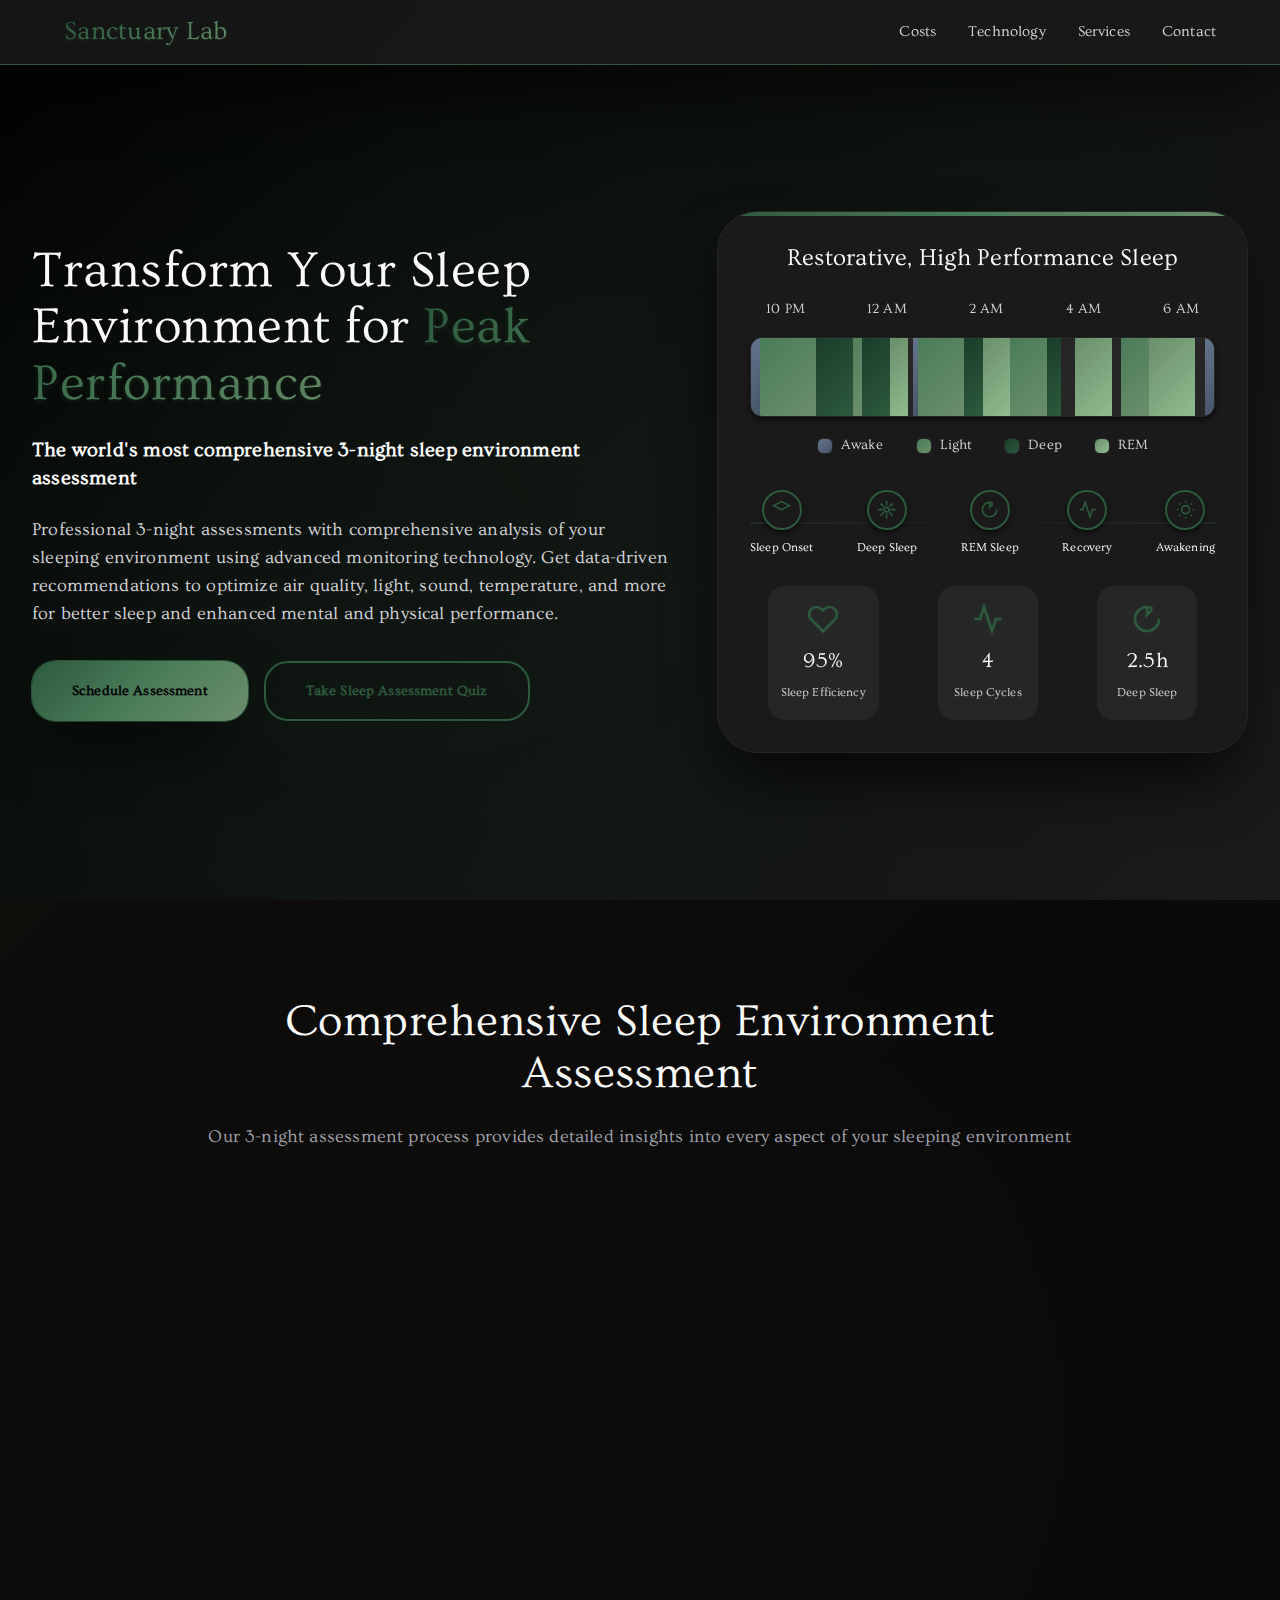
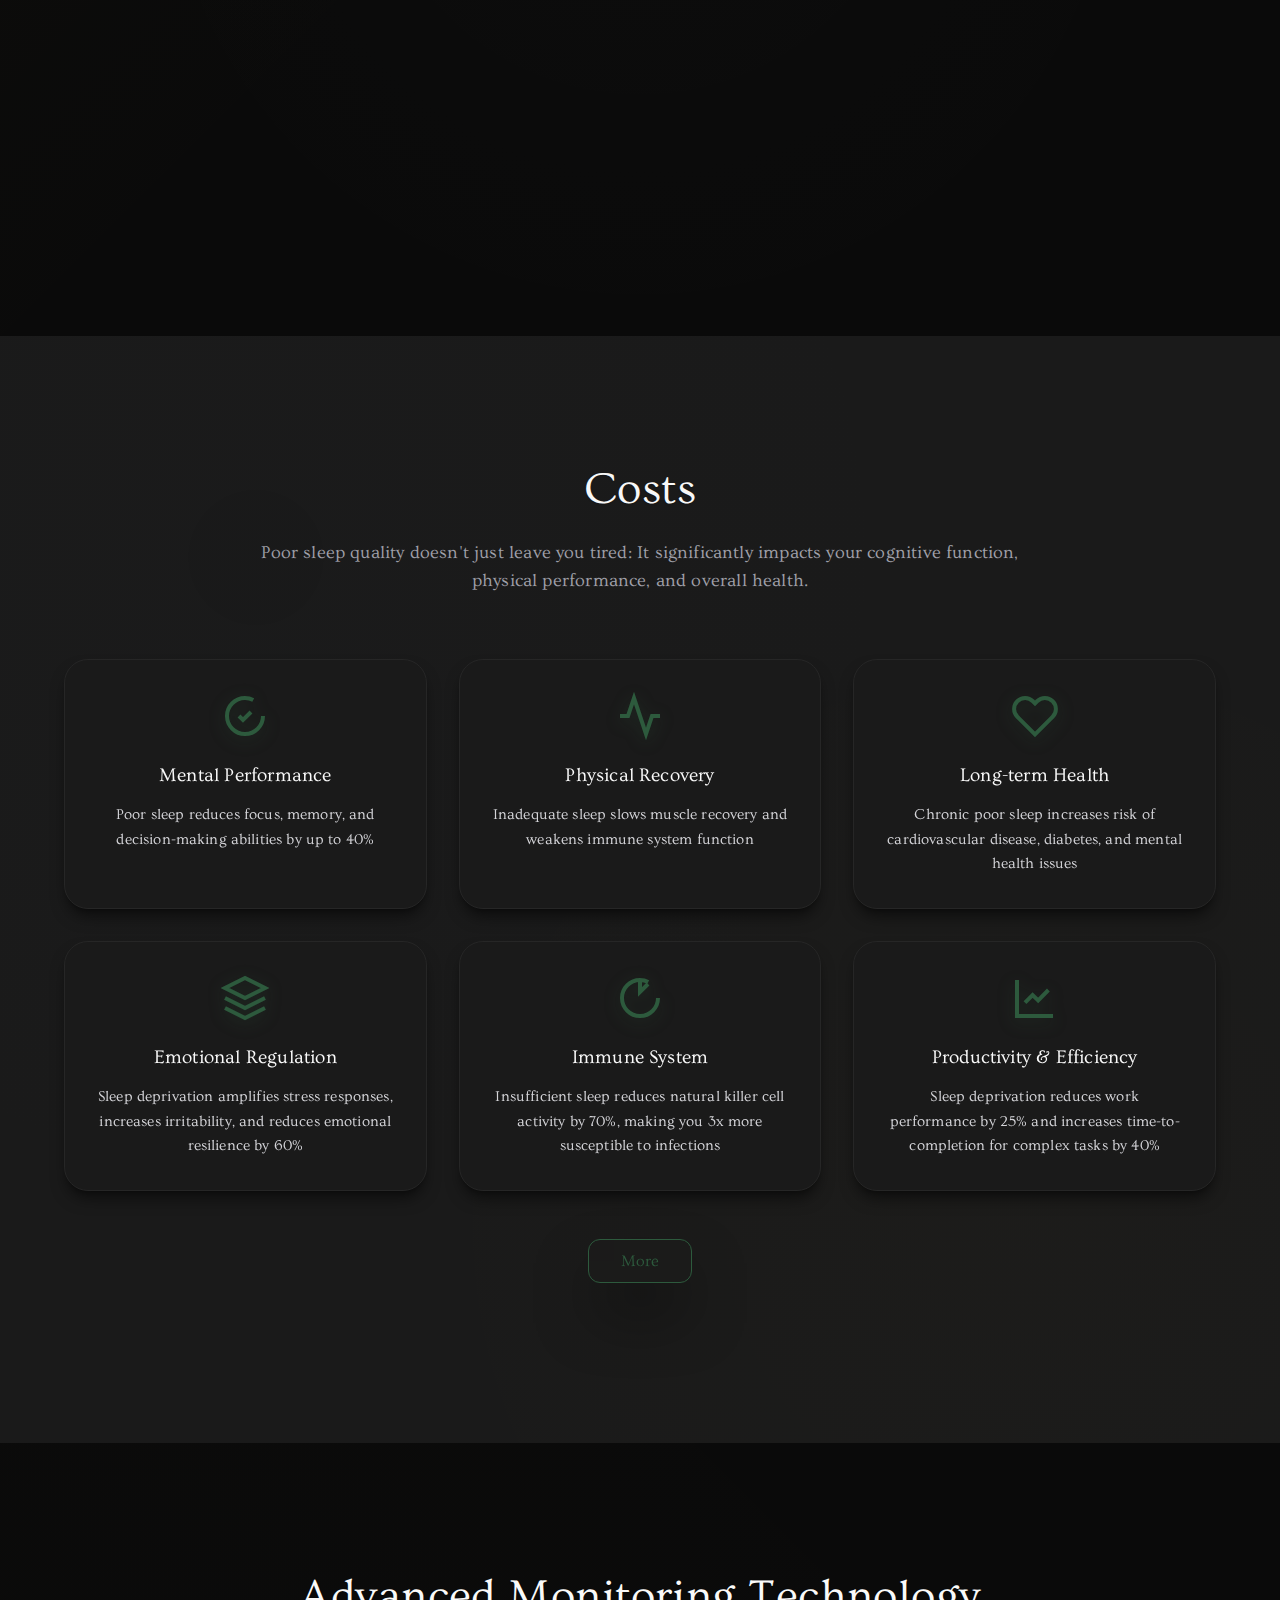
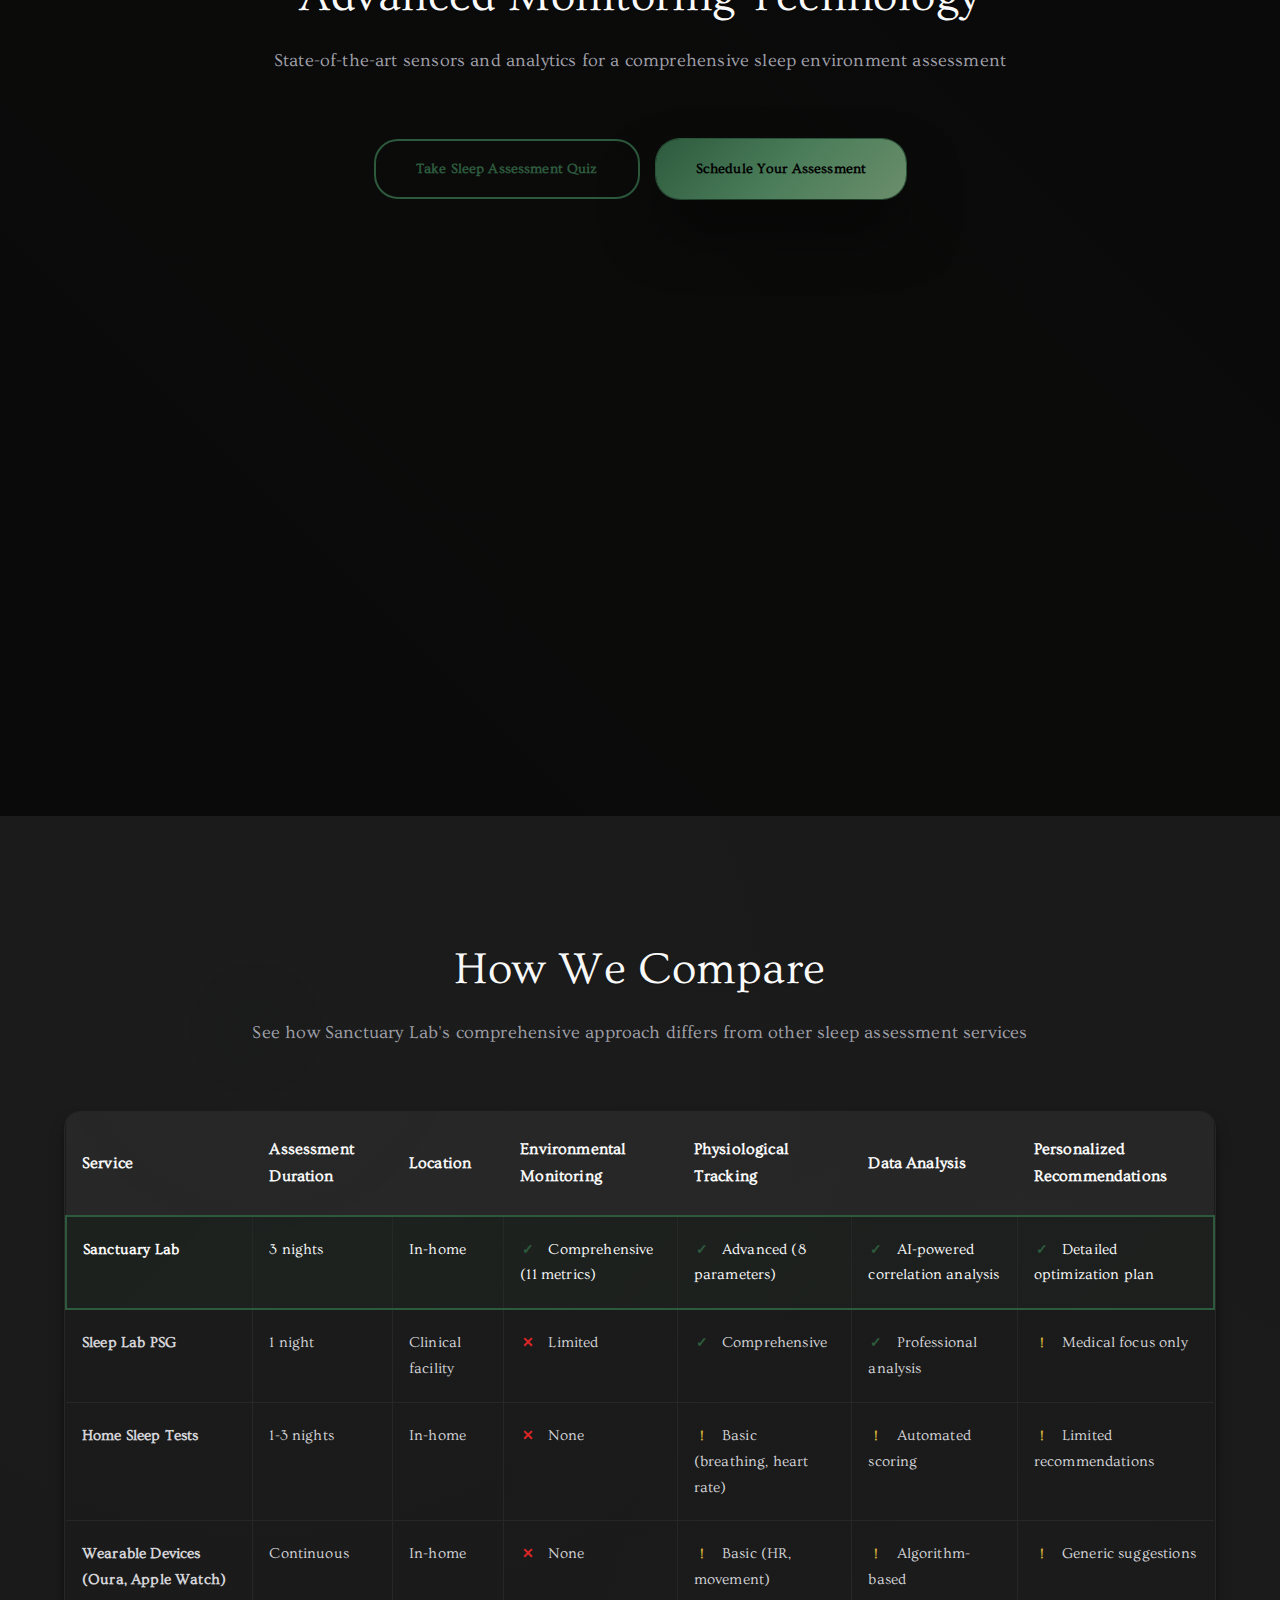
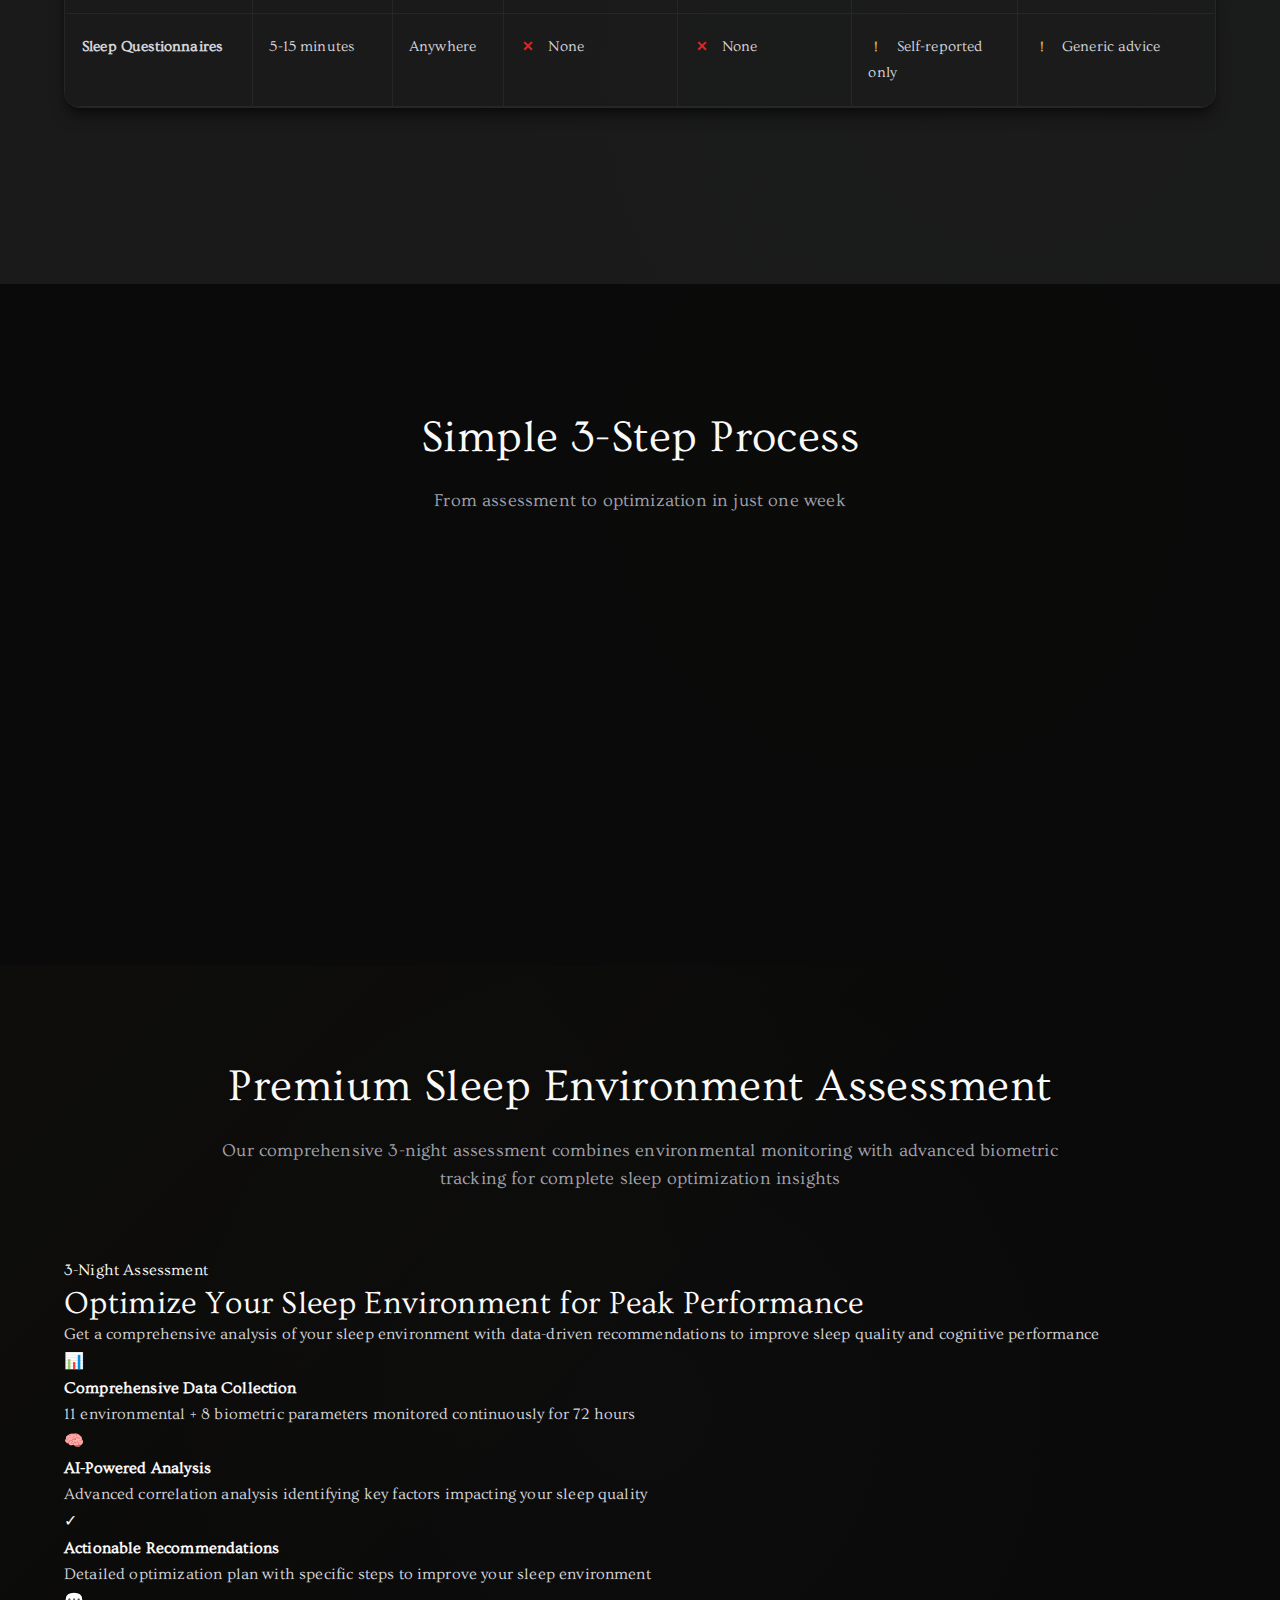
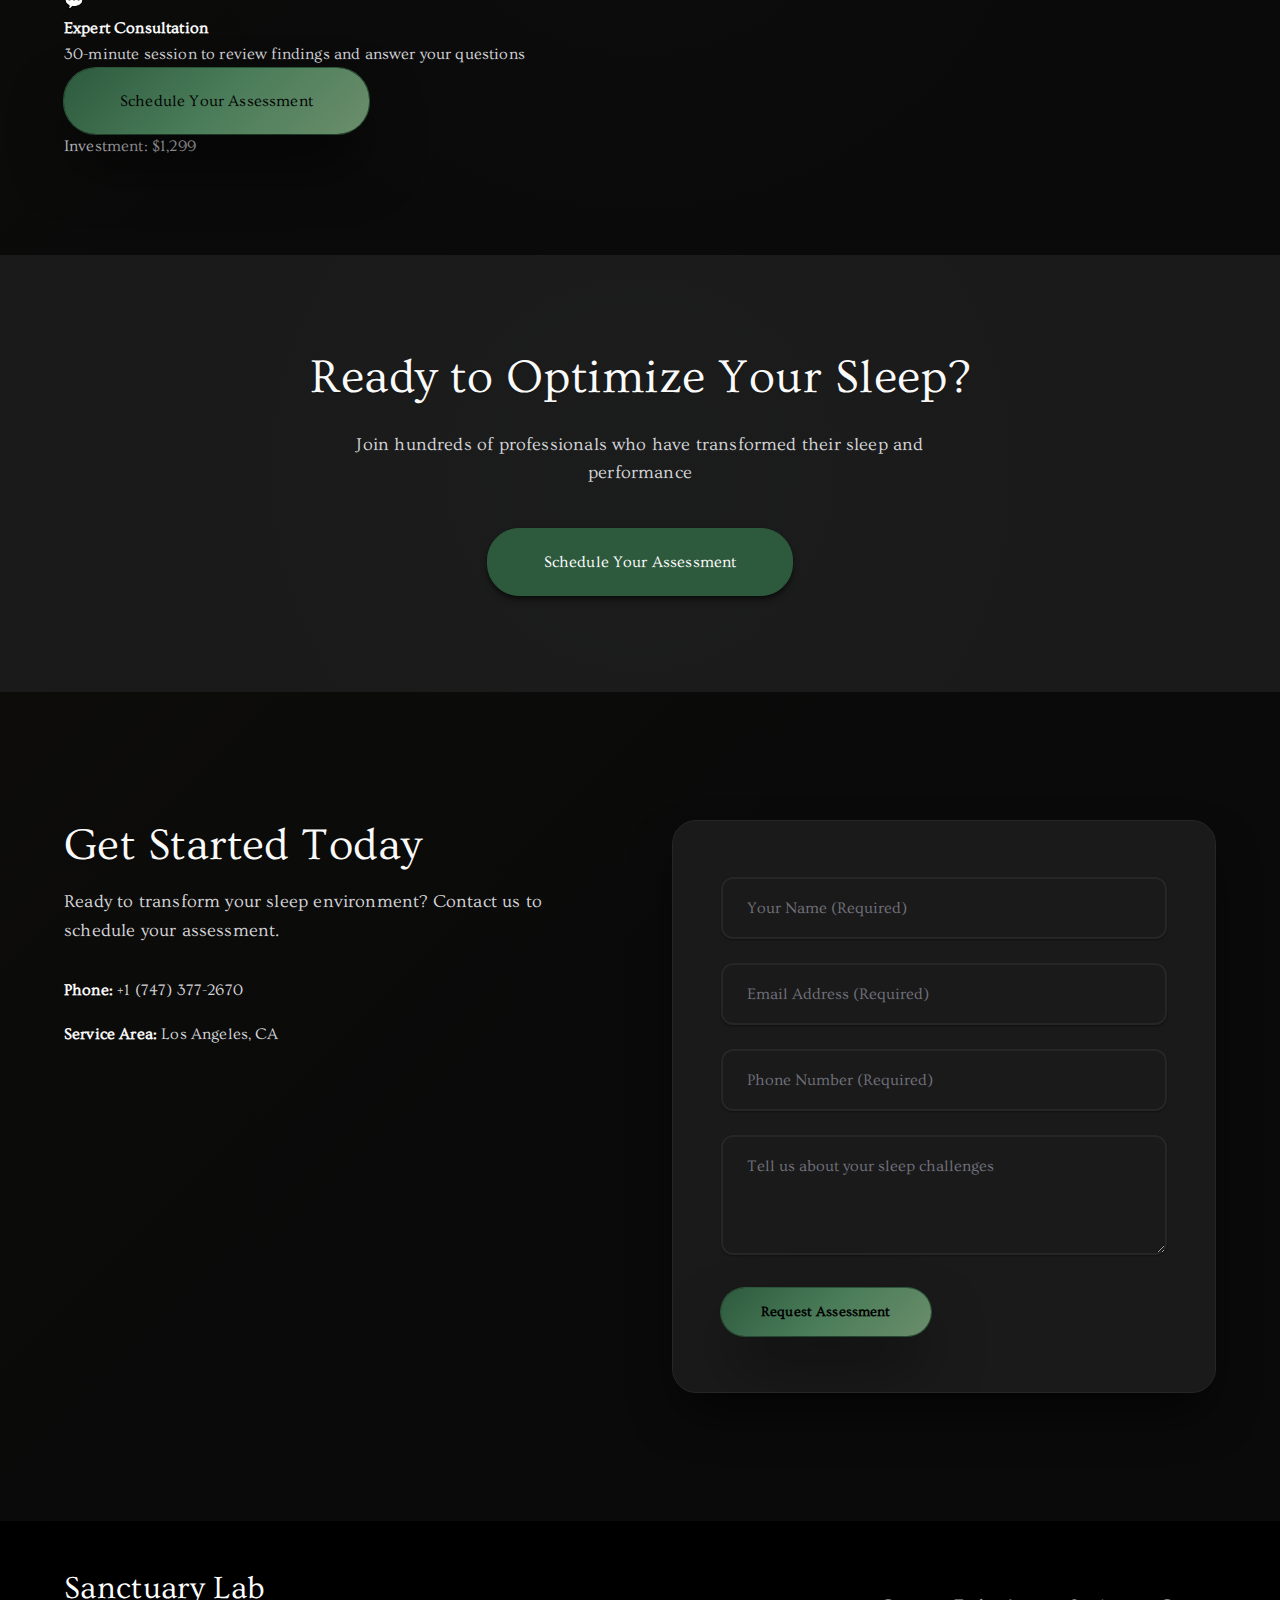
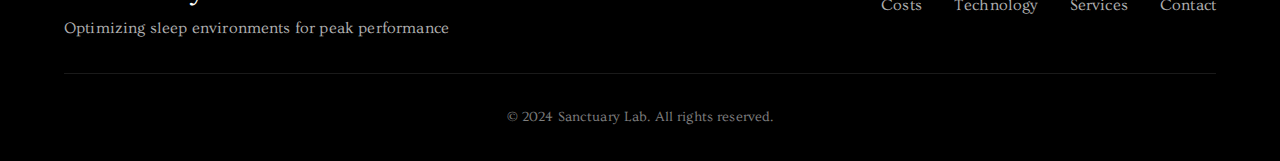
<file: index.html>
<!DOCTYPE html>
<html lang="en">
<head>
    <meta charset="UTF-8">
    <meta name="viewport" content="width=device-width, initial-scale=1.0">
    <title>Sleep Environment Assessment | Sanctuary Lab - Optimize Your Sleep for Peak Performance</title>
    <meta name="description" content="Professional sleep environment assessment service. 3-night assessments with data-driven analysis of your sleeping environment to optimize air quality, light, sound, temperature and more for better sleep and performance.">
    <link rel="stylesheet" href="styles.css">
    <link rel="preconnect" href="https://fonts.googleapis.com">
    <link rel="preconnect" href="https://fonts.gstatic.com" crossorigin>
    <link href="https://fonts.googleapis.com/css2?family=Inter:wght@300;400;500;600;700&display=swap" rel="stylesheet">
    
    <!-- Meta Pixel Code -->
    <script>
    !function(f,b,e,v,n,t,s)
    {if(f.fbq)return;n=f.fbq=function(){n.callMethod?
    n.callMethod.apply(n,arguments):n.queue.push(arguments)};
    if(!f._fbq)f._fbq=n;n.push=n;n.loaded=!0;n.version='2.0';
    n.queue=[];t=b.createElement(e);t.async=!0;
    t.src=v;s=b.getElementsByTagName(e)[0];
    s.parentNode.insertBefore(t,s)}(window, document,'script',
    'https://connect.facebook.net/en_US/fbevents.js');
    fbq('init', '1771877186848041');
    fbq('track', 'PageView');
    </script>
    <noscript><img height="1" width="1" style="display:none"
    src="https://www.facebook.com/tr?id=1771877186848041&ev=PageView&noscript=1"
    /></noscript>
    <!-- End Meta Pixel Code -->
</head>
<body>
    <!-- Navigation -->
    <nav class="nav">
        <div class="nav-container">
            <div class="nav-logo">
                <h2>Sanctuary Lab</h2>
            </div>
            <div class="nav-menu">
                <a href="#costs" class="nav-link">Costs</a>
                <a href="#technology" class="nav-link">Technology</a>
                <a href="#services" class="nav-link">Services</a>
                <a href="#contact" class="nav-link">Contact</a>
            </div>
        </div>
    </nav>

    <!-- Hero Section -->
    <section class="hero">
        <div class="hero-container">
            <div class="hero-content">
                <h1 class="hero-title">
                    Transform Your Sleep Environment for 
                    <span class="highlight">Peak Performance</span>
                </h1>
                <h2 class="hero-subheading">The world's most comprehensive 3-night sleep environment assessment</h2>
                <p class="hero-subtitle">
                    Professional 3-night assessments with comprehensive analysis of your sleeping environment using advanced monitoring technology. 
                    Get data-driven recommendations to optimize air quality, light, sound, temperature, and more 
                    for better sleep and enhanced mental and physical performance.
                </p>
                <div class="hero-cta">
                    <button class="btn btn-primary">Schedule Assessment</button>
                    <a href="quiz.html" class="btn btn-secondary">Take Sleep Assessment Quiz</a>
                </div>
            </div>
            <div class="hero-visual">
                <div class="sleep-cycle-visualization">
                    <!-- Sleep Timeline -->
                    <div class="sleep-timeline">
                        <div class="timeline-header">
                            <h3>Restorative, High Performance Sleep</h3>
                        </div>

                        <!-- Time Labels -->
                        <div class="time-labels">
                            <div class="time-label">10 PM</div>
                            <div class="time-label">12 AM</div>
                            <div class="time-label">2 AM</div>
                            <div class="time-label">4 AM</div>
                            <div class="time-label">6 AM</div>
                        </div>
                        
                <!-- Sleep Stages Chart -->
                <div class="sleep-chart">
                    <!-- Sleep Timeline Bar -->
                    <div class="sleep-timeline-bar">
                        <!-- Wake periods (brief) -->
                        <div class="sleep-segment wake-segment" style="width: 2%; left: 0%;"></div>
                        <div class="sleep-segment wake-segment" style="width: 1%; left: 15%;"></div>
                        <div class="sleep-segment wake-segment" style="width: 1%; left: 35%;"></div>
                        <div class="sleep-segment wake-segment" style="width: 1%; left: 55%;"></div>
                        <div class="sleep-segment wake-segment" style="width: 2%; left: 98%;"></div>
                        
                        <!-- Light Sleep (majority) -->
                        <div class="sleep-segment light-segment" style="width: 12%; left: 2%;"></div>
                        <div class="sleep-segment light-segment" style="width: 8%; left: 16%;"></div>
                        <div class="sleep-segment light-segment" style="width: 10%; left: 36%;"></div>
                        <div class="sleep-segment light-segment" style="width: 8%; left: 56%;"></div>
                        <div class="sleep-segment light-segment" style="width: 6%; left: 80%;"></div>
                        
                        <!-- Deep Sleep (early night) -->
                        <div class="sleep-segment deep-segment" style="width: 8%; left: 14%;"></div>
                        <div class="sleep-segment deep-segment" style="width: 6%; left: 24%;"></div>
                        <div class="sleep-segment deep-segment" style="width: 4%; left: 46%;"></div>
                        <div class="sleep-segment deep-segment" style="width: 3%; left: 64%;"></div>
                        
                        <!-- REM Sleep (later in night) -->
                        <div class="sleep-segment rem-segment" style="width: 4%; left: 30%;"></div>
                        <div class="sleep-segment rem-segment" style="width: 6%; left: 50%;"></div>
                        <div class="sleep-segment rem-segment" style="width: 8%; left: 70%;"></div>
                        <div class="sleep-segment rem-segment" style="width: 10%; left: 86%;"></div>
                    </div>
                    
                    <!-- Stage Labels -->
                    <div class="stage-labels">
                        <div class="stage-legend">
                            <div class="legend-item">
                                <div class="legend-color wake-color"></div>
                                <span>Awake</span>
                            </div>
                            <div class="legend-item">
                                <div class="legend-color light-color"></div>
                                <span>Light</span>
                            </div>
                            <div class="legend-item">
                                <div class="legend-color deep-color"></div>
                                <span>Deep</span>
                            </div>
                            <div class="legend-item">
                                <div class="legend-color rem-color"></div>
                                <span>REM</span>
                            </div>
                        </div>
                    </div>
                </div>
                        
                        <!-- Sleep Cycle Progression -->
                        <div class="cycle-progression">
                    <div class="cycle-phase phase-1">
                        <div class="phase-icon">
                            <svg viewBox="0 0 24 24" fill="none" stroke="currentColor" stroke-width="2">
                                <path d="M12 2L2 7l10 5 10-5-10-5z"/>
                            </svg>
                        </div>
                        <div class="phase-label">Sleep Onset</div>
                    </div>

                    <div class="cycle-phase phase-2">
                        <div class="phase-icon">
                            <svg viewBox="0 0 24 24" fill="none" stroke="currentColor" stroke-width="2">
                                <circle cx="12" cy="12" r="3"/>
                                <path d="M12 1v6M12 17v6M4.22 4.22l4.24 4.24M15.54 15.54l4.24 4.24M1 12h6M17 12h6M4.22 19.78l4.24-4.24M15.54 8.46l4.24-4.24"/>
                            </svg>
                        </div>
                        <div class="phase-label">Deep Sleep</div>
                    </div>

                    <div class="cycle-phase phase-3">
                        <div class="phase-icon">
                            <svg viewBox="0 0 24 24" fill="none" stroke="currentColor" stroke-width="2">
                                <path d="M21 12c0 4.97-4.03 9-9 9s-9-4.03-9-9 4.03-9 9-9c1.5 0 2.9.37 4.13 1.02"/>
                                <path d="M12 3v6l4-4"/>
                            </svg>
                        </div>
                        <div class="phase-label">REM Sleep</div>
                    </div>

                    <div class="cycle-phase phase-4">
                        <div class="phase-icon">
                            <svg viewBox="0 0 24 24" fill="none" stroke="currentColor" stroke-width="2">
                                <path d="M22 12h-4l-3 9L9 3l-3 9H2"/>
                            </svg>
                        </div>
                        <div class="phase-label">Recovery</div>
                    </div>

                    <div class="cycle-phase phase-5">
                        <div class="phase-icon">
                            <svg viewBox="0 0 24 24" fill="none" stroke="currentColor" stroke-width="2">
                                <circle cx="12" cy="12" r="5"/>
                                <path d="M12 1v2M12 21v2M4.22 4.22l1.42 1.42M18.36 18.36l1.42 1.42M1 12h2M21 12h2M4.22 19.78l1.42-1.42M18.36 5.64l1.42-1.42"/>
                            </svg>
                        </div>
                        <div class="phase-label">Awakening</div>
                    </div>
                        </div>
                        
                        <!-- Sleep Quality Indicators -->
                        <div class="sleep-quality">
                            <div class="quality-metric">
                                <div class="metric-icon">
                                    <svg viewBox="0 0 24 24" fill="none" stroke="currentColor" stroke-width="2">
                                        <path d="M20.84 4.61a5.5 5.5 0 0 0-7.78 0L12 5.67l-1.06-1.06a5.5 5.5 0 0 0-7.78 7.78l1.06 1.06L12 21.23l7.78-7.78 1.06-1.06a5.5 5.5 0 0 0 0-7.78z"/>
                                    </svg>
                                </div>
                                <div class="metric-value">95%</div>
                                <div class="metric-label">Sleep Efficiency</div>
                            </div>
                            
                            <div class="quality-metric">
                                <div class="metric-icon">
                                    <svg viewBox="0 0 24 24" fill="none" stroke="currentColor" stroke-width="2">
                                        <path d="M22 12h-4l-3 9L9 3l-3 9H2"/>
                                    </svg>
                                </div>
                                <div class="metric-value">4</div>
                                <div class="metric-label">Sleep Cycles</div>
                            </div>
                            
                            <div class="quality-metric">
                                <div class="metric-icon">
                                    <svg viewBox="0 0 24 24" fill="none" stroke="currentColor" stroke-width="2">
                                        <path d="M21 12c0 4.97-4.03 9-9 9s-9-4.03-9-9 4.03-9 9-9c1.5 0 2.9.37 4.13 1.02"/>
                                        <path d="M12 3v6l4-4"/>
                                    </svg>
                                </div>
                                <div class="metric-value">2.5h</div>
                                <div class="metric-label">Deep Sleep</div>
                            </div>
                        </div>
                    </div>
                </div>
            </div>
        </div>
    </section>

    <!-- Services Section -->
    <section id="services" class="services">
        <div class="container">
            <div class="section-header">
                <h2>Comprehensive Sleep Environment Assessment</h2>
                <p>Our 3-night assessment process provides detailed insights into every aspect of your sleeping environment</p>
            </div>
            <div class="services-grid">
                <div class="service-card">
                    <div class="service-icon">
                        <svg viewBox="0 0 24 24" fill="none" stroke="currentColor" stroke-width="2">
                            <!-- Simple cloud outline for environmental monitoring -->
                            <path d="M18 10h-1.26A8 8 0 1 0 9 20h9a5 5 0 0 0 0-10z" stroke-linecap="round" stroke-linejoin="round"/>
                        </svg>
                    </div>
                    <h3>Environmental Monitoring</h3>
                    <p>Continuous tracking of environmental factors that directly impact sleep quality.</p>
                    <div class="metrics-list">
                        <h4>Tracked Metrics:</h4>
                        <ul>
                            <li>CO₂ Concentration</li>
                            <li>Temperature</li>
                            <li>Relative Humidity</li>
                            <li>Barometric Pressure</li>
                            <li>Air Quality (VOCs & Fine Particulates)</li>
                            <li>Ozone (O₃)</li>
                            <li>Nitrogen Dioxide (NO₂)</li>
                            <li>Carbon Monoxide (CO)</li>
                            <li>Illuminance</li>
                            <li>Sound Pressure Levels</li>
                            <li>In-Bed Temperature</li>
                        </ul>
                    </div>
                </div>
                <div class="service-card">
                    <div class="service-icon">
                        <svg viewBox="0 0 24 24" fill="none" stroke="currentColor" stroke-width="2">
                            <!-- Simple heart for physiological tracking -->
                            <path d="M20.84 4.61a5.5 5.5 0 0 0-7.78 0L12 5.67l-1.06-1.06a5.5 5.5 0 0 0-7.78 7.78l1.06 1.06L12 21.23l7.78-7.78 1.06-1.06a5.5 5.5 0 0 0 0-7.78z" stroke-linecap="round" stroke-linejoin="round"/>
                        </svg>
                    </div>
                    <h3>Physiological Tracking</h3>
                    <p>Advanced biometric monitoring to understand how your body responds to conditions.</p>
                    <div class="metrics-list">
                        <h4>Tracked Metrics:</h4>
                        <ul>
                            <li>Brain Activity</li>
                            <li>Heart Rate</li>
                            <li>Average Heart Rate</li>
                            <li>Heart Rate Variability</li>
                            <li>Respiratory Rate</li>
                            <li>Sleep Onset/Offset Times</li>
                            <li>Wake Episodes</li>
                            <li>Sleep Stages (Light, Deep, REM)</li>
                        </ul>
                    </div>
                </div>
                <div class="service-card">
                    <div class="service-icon">
                        <svg viewBox="0 0 24 24" fill="none" stroke="currentColor" stroke-width="2">
                            <!-- Simple chart for detailed analysis -->
                            <path d="M3 3v18h18" stroke-linecap="round" stroke-linejoin="round"/>
                            <path d="M7 12l3-3 3 3 5-5" stroke-linecap="round" stroke-linejoin="round"/>
                        </svg>
                    </div>
                    <h3>Detailed Analysis</h3>
                    <p>Comprehensive data analysis with personalized recommendations for optimal sleep.</p>
                    <div class="metrics-list">
                        <h4>Analysis Includes:</h4>
                        <ul>
                            <li>Environmental Correlations</li>
                            <li>Sleep Quality Scoring</li>
                            <li>Optimization Recommendations</li>
                            <li>Equipment Suggestions</li>
                            <li>Lifestyle Adjustments</li>
                            <li>Progress Tracking</li>
                        </ul>
                    </div>
                </div>
            </div>
        </div>
    </section>

    <!-- Costs Section -->
    <section id="costs" class="benefits">
        <div class="container">
            <div class="section-header">
                <h2>Costs</h2>
                <p class="benefits-intro">
                    Poor sleep quality doesn't just leave you tired: It significantly impacts your cognitive function, 
                    physical performance, and overall health.
                </p>
            </div>
            <div class="benefits-grid">
                <!-- Primary 6 cards (always visible) -->
                <div class="benefit-card benefit-card-primary">
                    <div class="benefit-icon">
                        <svg viewBox="0 0 24 24" fill="none" stroke="currentColor" stroke-width="2">
                            <path d="M9 12l2 2 4-4"/>
                            <path d="M21 12c0 4.97-4.03 9-9 9s-9-4.03-9-9 4.03-9 9-9c1.5 0 2.9.37 4.13 1.02"/>
                        </svg>
                    </div>
                    <h3>Mental Performance</h3>
                    <p>Poor sleep reduces focus, memory, and decision-making abilities by up to 40%</p>
                </div>
                <div class="benefit-card benefit-card-primary">
                    <div class="benefit-icon">
                        <svg viewBox="0 0 24 24" fill="none" stroke="currentColor" stroke-width="2">
                            <path d="M22 12h-4l-3 9L9 3l-3 9H2"/>
                        </svg>
                    </div>
                    <h3>Physical Recovery</h3>
                    <p>Inadequate sleep slows muscle recovery and weakens immune system function</p>
                </div>
                <div class="benefit-card benefit-card-primary">
                    <div class="benefit-icon">
                        <svg viewBox="0 0 24 24" fill="none" stroke="currentColor" stroke-width="2">
                            <path d="M20.84 4.61a5.5 5.5 0 0 0-7.78 0L12 5.67l-1.06-1.06a5.5 5.5 0 0 0-7.78 7.78l1.06 1.06L12 21.23l7.78-7.78 1.06-1.06a5.5 5.5 0 0 0 0-7.78z"/>
                        </svg>
                    </div>
                    <h3>Long-term Health</h3>
                    <p>Chronic poor sleep increases risk of cardiovascular disease, diabetes, and mental health issues</p>
                </div>
                <div class="benefit-card benefit-card-primary">
                    <div class="benefit-icon">
                        <svg viewBox="0 0 24 24" fill="none" stroke="currentColor" stroke-width="2">
                            <path d="M12 2L2 7l10 5 10-5-10-5z"/>
                            <path d="M2 17l10 5 10-5"/>
                            <path d="M2 12l10 5 10-5"/>
                        </svg>
                    </div>
                    <h3>Emotional Regulation</h3>
                    <p>Sleep deprivation amplifies stress responses, increases irritability, and reduces emotional resilience by 60%</p>
                </div>
                <div class="benefit-card benefit-card-primary">
                    <div class="benefit-icon">
                        <svg viewBox="0 0 24 24" fill="none" stroke="currentColor" stroke-width="2">
                            <path d="M21 12c0 4.97-4.03 9-9 9s-9-4.03-9-9 4.03-9 9-9c1.5 0 2.9.37 4.13 1.02"/>
                            <path d="M12 3v6l4-4"/>
                        </svg>
                    </div>
                    <h3>Immune System</h3>
                    <p>Insufficient sleep reduces natural killer cell activity by 70%, making you 3x more susceptible to infections</p>
                </div>
                <div class="benefit-card benefit-card-primary">
                    <div class="benefit-icon">
                        <svg viewBox="0 0 24 24" fill="none" stroke="currentColor" stroke-width="2">
                            <path d="M3 3v18h18"/>
                            <path d="M18.7 8l-5.1 5.2-2.8-2.7L7 14.3"/>
                        </svg>
                    </div>
                    <h3>Productivity & Efficiency</h3>
                    <p>Sleep deprivation reduces work performance by 25% and increases time-to-completion for complex tasks by 40%</p>
                </div>
                
                <!-- Additional cards (hidden by default) -->
                <div class="benefit-card benefit-card-additional" style="display: none;">
                    <div class="benefit-icon">
                        <svg viewBox="0 0 24 24" fill="none" stroke="currentColor" stroke-width="2">
                            <circle cx="12" cy="12" r="3"/>
                            <path d="M12 1v6M12 17v6M4.22 4.22l4.24 4.24M15.54 15.54l4.24 4.24M1 12h6M17 12h6M4.22 19.78l4.24-4.24M15.54 8.46l4.24-4.24"/>
                        </svg>
                    </div>
                    <h3>Metabolic Function</h3>
                    <p>Poor sleep disrupts glucose metabolism, increases insulin resistance, and triggers weight gain through hormonal imbalances</p>
                </div>
                <div class="benefit-card benefit-card-additional" style="display: none;">
                    <div class="benefit-icon">
                        <svg viewBox="0 0 24 24" fill="none" stroke="currentColor" stroke-width="2">
                            <path d="M12 2L2 7l10 5 10-5-10-5z"/>
                            <path d="M2 17l10 5 10-5"/>
                            <path d="M2 12l10 5 10-5"/>
                        </svg>
                    </div>
                    <h3>Creativity & Innovation</h3>
                    <p>Sleep deprivation impairs divergent thinking, problem-solving abilities, and creative insight formation</p>
                </div>
                <div class="benefit-card benefit-card-additional" style="display: none;">
                    <div class="benefit-icon">
                        <svg viewBox="0 0 24 24" fill="none" stroke="currentColor" stroke-width="2">
                            <path d="M12 2L2 7l10 5 10-5-10-5z"/>
                            <path d="M2 17l10 5 10-5"/>
                            <path d="M2 12l10 5 10-5"/>
                        </svg>
                    </div>
                    <h3>Safety & Risk Assessment</h3>
                    <p>Poor sleep increases accident risk by 300% and impairs judgment in high-stakes situations</p>
                </div>
                <div class="benefit-card benefit-card-additional" style="display: none;">
                    <div class="benefit-icon">
                        <svg viewBox="0 0 24 24" fill="none" stroke="currentColor" stroke-width="2">
                            <path d="M17 21v-2a4 4 0 0 0-4-4H5a4 4 0 0 0-4 4v2"/>
                            <circle cx="9" cy="7" r="4"/>
                            <path d="M23 21v-2a4 4 0 0 0-3-3.87"/>
                            <path d="M16 3.13a4 4 0 0 1 0 7.75"/>
                        </svg>
                    </div>
                    <h3>Social Relationships</h3>
                    <p>Sleep deprivation reduces empathy, social awareness, and communication effectiveness, straining personal and professional relationships</p>
                </div>
                <div class="benefit-card benefit-card-additional" style="display: none;">
                    <div class="benefit-icon">
                        <svg viewBox="0 0 24 24" fill="none" stroke="currentColor" stroke-width="2">
                            <path d="M14 2H6a2 2 0 0 0-2 2v16a2 2 0 0 0 2 2h12a2 2 0 0 0 2-2V8z"/>
                            <polyline points="14,2 14,8 20,8"/>
                            <line x1="16" y1="13" x2="8" y2="13"/>
                            <line x1="16" y1="17" x2="8" y2="17"/>
                        </svg>
                    </div>
                    <h3>Learning & Memory</h3>
                    <p>Inadequate sleep prevents proper memory formation, reducing learning retention by up to 50%</p>
                </div>
                <div class="benefit-card benefit-card-additional" style="display: none;">
                    <div class="benefit-icon">
                        <svg viewBox="0 0 24 24" fill="none" stroke="currentColor" stroke-width="2">
                            <path d="M12 2L2 7l10 5 10-5-10-5z"/>
                            <path d="M2 17l10 5 10-5"/>
                            <path d="M2 12l10 5 10-5"/>
                        </svg>
                    </div>
                    <h3>Hormonal Balance</h3>
                    <p>Poor sleep disrupts cortisol, growth hormone, and testosterone production, affecting energy, mood, and physical development</p>
                </div>
            </div>
            
            <!-- More button -->
            <div class="benefits-more-container">
                <button class="btn btn-more" id="benefits-more-btn">More</button>
            </div>
        </div>
    </section>

    <!-- Technology Section -->
    <section id="technology" class="technology">
        <div class="container">
            <div class="section-header">
                <h2>Advanced Monitoring Technology</h2>
                <p>State-of-the-art sensors and analytics for a comprehensive sleep environment assessment</p>
            </div>
            <div class="technology-cta">
                <a href="quiz.html" class="btn btn-secondary">Take Sleep Assessment Quiz</a>
                <button class="btn btn-primary">Schedule Your Assessment</button>
            </div>
            <div class="tech-grid">
                <div class="tech-category">
                    <h3>Environmental Sensors</h3>
                    <ul>
                        <li>Air quality monitoring (PM2.5, VOCs, CO2)</li>
                        <li>Temperature and humidity tracking</li>
                        <li>Light intensity and spectrum analysis</li>
                        <li>Sound level and frequency monitoring</li>
                    </ul>
                </div>
                <div class="tech-category">
                    <h3>Physiological Monitoring</h3>
                    <ul>
                        <li>Brain activity monitoring</li>
                        <li>Heart rate variability tracking</li>
                        <li>Sleep stage detection</li>
                        <li>Movement and restlessness analysis</li>
                        <li>Respiratory pattern monitoring</li>
                    </ul>
                </div>
                <div class="tech-category">
                    <h3>Data Analytics</h3>
                    <ul>
                        <li>Machine learning correlation analysis</li>
                        <li>Personalized recommendation engine</li>
                        <li>Trend analysis and pattern recognition</li>
                        <li>Performance impact modeling</li>
                    </ul>
                </div>
            </div>
        </div>
    </section>

    <!-- Comparison Section -->
    <section class="comparison">
        <div class="container">
            <div class="section-header">
                <h2>How We Compare</h2>
                <p>See how Sanctuary Lab's comprehensive approach differs from other sleep assessment services</p>
            </div>
            <div class="comparison-table-container">
                <table class="comparison-table">
                    <thead>
                        <tr>
                            <th>Service</th>
                            <th>Assessment Duration</th>
                            <th>Location</th>
                            <th>Environmental Monitoring</th>
                            <th>Physiological Tracking</th>
                            <th>Data Analysis</th>
                            <th>Personalized Recommendations</th>
                        </tr>
                    </thead>
                    <tbody>
                        <tr class="sanctuary-lab-row">
                            <td class="service-name">
                                <strong>Sanctuary Lab</strong>
                            </td>
                            <td>3 nights</td>
                            <td>In-home</td>
                            <td><span class="icon-tick"></span> Comprehensive (11 metrics)</td>
                            <td><span class="icon-tick"></span> Advanced (8 parameters)</td>
                            <td><span class="icon-tick"></span> AI-powered correlation analysis</td>
                            <td><span class="icon-tick"></span> Detailed optimization plan</td>
                        </tr>
                        <tr>
                            <td class="service-name">Sleep Lab PSG</td>
                            <td>1 night</td>
                            <td>Clinical facility</td>
                            <td><span class="icon-cross"></span> Limited</td>
                            <td><span class="icon-tick"></span> Comprehensive</td>
                            <td><span class="icon-tick"></span> Professional analysis</td>
                            <td><span class="icon-question"></span> Medical focus only</td>
                        </tr>
                        <tr>
                            <td class="service-name">Home Sleep Tests</td>
                            <td>1-3 nights</td>
                            <td>In-home</td>
                            <td><span class="icon-cross"></span> None</td>
                            <td><span class="icon-question"></span> Basic (breathing, heart rate)</td>
                            <td><span class="icon-question"></span> Automated scoring</td>
                            <td><span class="icon-question"></span> Limited recommendations</td>
                        </tr>
                        <tr>
                            <td class="service-name">Wearable Devices (Oura, Apple Watch)</td>
                            <td>Continuous</td>
                            <td>In-home</td>
                            <td><span class="icon-cross"></span> None</td>
                            <td><span class="icon-question"></span> Basic (HR, movement)</td>
                            <td><span class="icon-question"></span> Algorithm-based</td>
                            <td><span class="icon-question"></span> Generic suggestions</td>
                        </tr>
                        <tr>
                            <td class="service-name">Sleep Questionnaires</td>
                            <td>5-15 minutes</td>
                            <td>Anywhere</td>
                            <td><span class="icon-cross"></span> None</td>
                            <td><span class="icon-cross"></span> None</td>
                            <td><span class="icon-question"></span> Self-reported only</td>
                            <td><span class="icon-question"></span> Generic advice</td>
                        </tr>
                    </tbody>
                </table>
            </div>
        </div>
    </section>

    <!-- Process Section -->
    <section class="process">
        <div class="container">
            <div class="section-header">
                <h2>Simple 3-Step Process</h2>
                <p>From assessment to optimization in just one week</p>
            </div>
            <div class="process-steps">
                <div class="step">
                    <div class="step-number">1</div>
                    <h3>Installation</h3>
                    <p>We install discreet monitoring devices in your sleeping environment. Setup takes less than 30 minutes.</p>
                </div>
                <div class="step">
                    <div class="step-number">2</div>
                    <h3>Monitoring</h3>
                    <p>Continuous 3-night data collection across all environmental and physiological parameters.</p>
                </div>
                <div class="step">
                    <div class="step-number">3</div>
                    <h3>Analysis & Recommendations</h3>
                    <p>Receive detailed report with personalized recommendations to optimize your sleep environment.</p>
                </div>
            </div>
        </div>
    </section>

    <!-- Premium Assessment Package -->
    <section id="services" class="services">
        <div class="container">
            <div class="section-header">
                <h2>Premium Sleep Environment Assessment</h2>
                <p>Our comprehensive 3-night assessment combines environmental monitoring with advanced biometric tracking for complete sleep optimization insights</p>
            </div>
            <div class="assessment-package">
                <div class="package-card">
                    <div class="package-header">
                        <div class="package-badge">3-Night Assessment</div>
                        <h3>Optimize Your Sleep Environment for Peak Performance</h3>
                        <p class="package-subtitle">Get a comprehensive analysis of your sleep environment with data-driven recommendations to improve sleep quality and cognitive performance</p>
                    </div>
                    
                    <div class="package-content">
                        <div class="package-details">
                            <div class="detail-item">
                                <span class="detail-icon">📊</span>
                                <div class="detail-text">
                                    <strong>Comprehensive Data Collection</strong>
                                    <p>11 environmental + 8 biometric parameters monitored continuously for 72 hours</p>
                                </div>
                            </div>
                            
                            <div class="detail-item">
                                <span class="detail-icon">🧠</span>
                                <div class="detail-text">
                                    <strong>AI-Powered Analysis</strong>
                                    <p>Advanced correlation analysis identifying key factors impacting your sleep quality</p>
                                </div>
                            </div>
                            
                            <div class="detail-item">
                                <span class="detail-icon">✓</span>
                                <div class="detail-text">
                                    <strong>Actionable Recommendations</strong>
                                    <p>Detailed optimization plan with specific steps to improve your sleep environment</p>
                                </div>
                            </div>
                            
                            <div class="detail-item">
                                <span class="detail-icon">💬</span>
                                <div class="detail-text">
                                    <strong>Expert Consultation</strong>
                                    <p>30-minute session to review findings and answer your questions</p>
                                </div>
                            </div>
                        </div>
                    </div>
                    
                    <div class="package-footer">
                        <div class="package-cta">
                            <button class="btn btn-primary btn-large">Schedule Your Assessment</button>
                            <p class="package-price">Investment: $1,299</p>
                        </div>
                    </div>
                </div>
            </div>
        </div>
    </section>

    <!-- CTA Section -->
    <section class="cta">
        <div class="container">
            <div class="cta-content">
                <h2>Ready to Optimize Your Sleep?</h2>
                <p>Join hundreds of professionals who have transformed their sleep and performance</p>
                <button class="btn btn-primary btn-large">Schedule Your Assessment</button>
            </div>
        </div>
    </section>

    <!-- Contact Section -->
    <section id="contact" class="contact">
        <div class="container">
            <div class="contact-content">
                <div class="contact-info">
                    <h2>Get Started Today</h2>
                    <p>Ready to transform your sleep environment? Contact us to schedule your assessment.</p>
                    <div class="contact-details">
                        <div class="contact-item">
                            <strong>Phone:</strong> +1 (747) 377-2670
                        </div>
                        <div class="contact-item">
                            <strong>Service Area:</strong> Los Angeles, CA
                        </div>
                    </div>
                </div>
                <form class="contact-form" action="https://api.web3forms.com/submit" method="POST">
                    <input type="hidden" name="access_key" value="1d0048e3-724c-4834-9604-ba7bffd8c7e8">
                    <input type="hidden" name="subject" value="Sleep Assessment Enquiry">
                    <input type="hidden" name="to" value="asher.rose@summitstrategies.io">
                    <input type="hidden" name="from_name" value="Sanctuary Lab Website">
                    <input type="hidden" name="redirect" value="true">
                    <input type="hidden" name="honeypot" value="">
                    
                    <div class="form-group">
                        <input type="text" name="name" placeholder="Your Name (Required)" required>
                    </div>
                    <div class="form-group">
                        <input type="email" name="email" placeholder="Email Address (Required)" required>
                    </div>
                    <div class="form-group">
                        <input type="tel" name="phone" placeholder="Phone Number (Required)" required>
                    </div>
                    <div class="form-group">
                        <textarea name="message" placeholder="Tell us about your sleep challenges" rows="4"></textarea>
                    </div>
                    <button type="submit" class="btn btn-primary">Request Assessment</button>
                </form>
            </div>
        </div>
    </section>

    <!-- Footer -->
    <footer class="footer">
        <div class="container">
            <div class="footer-content">
                <div class="footer-logo">
                    <h3>Sanctuary Lab</h3>
                    <p>Optimizing sleep environments for peak performance</p>
                </div>
                <div class="footer-links">
                    <a href="#costs">Costs</a>
                    <a href="#technology">Technology</a>
                    <a href="#services">Services</a>
                    <a href="#contact">Contact</a>
                </div>
            </div>
            <div class="footer-bottom">
                <p>&copy; 2024 Sanctuary Lab. All rights reserved.</p>
            </div>
        </div>
    </footer>

    <script src="script.js"></script>
</body>
</html>
</file>
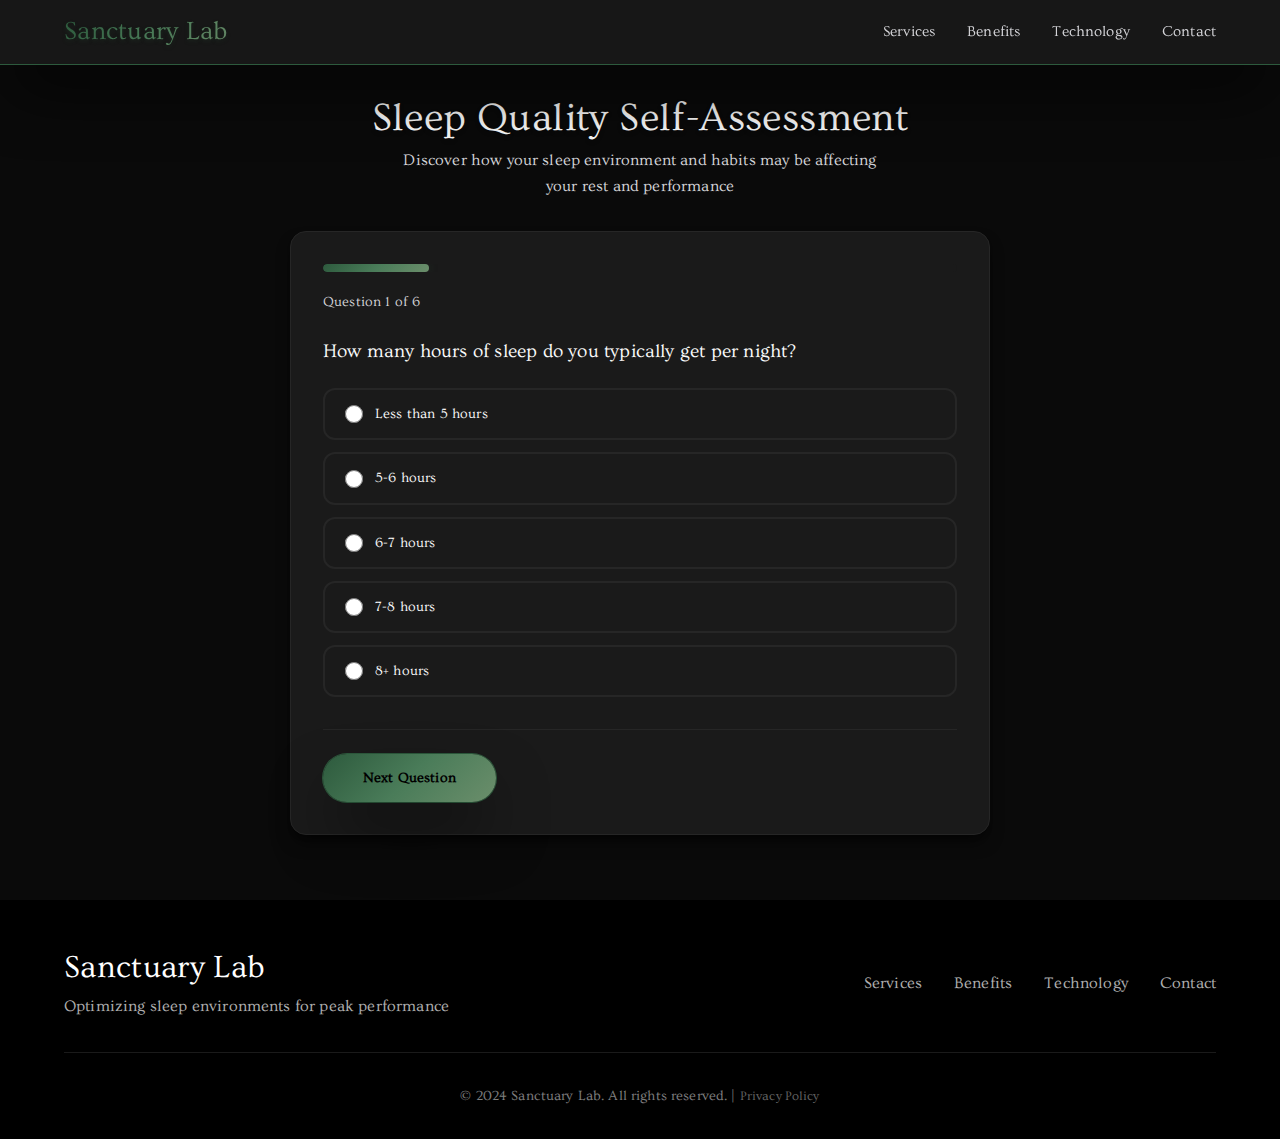
<file: quiz/index.html>
<!DOCTYPE html>
<html lang="en">
<head>
    <!-- Google tag (gtag.js) -->
    <script async src="https://www.googletagmanager.com/gtag/js?id=G-DK5SH4HGR6"></script>
    <script>
        window.dataLayer = window.dataLayer || [];
        function gtag(){dataLayer.push(arguments);}
        gtag('js', new Date());
        gtag('config', 'G-DK5SH4HGR6');
    </script>
    <meta charset="UTF-8">
    <meta name="viewport" content="width=device-width, initial-scale=1.0">
    <title>Sleep Quality Assessment Quiz | Sanctuary Lab</title>
    <meta name="description" content="Take our comprehensive sleep quality assessment quiz to understand your current sleep situation and get personalized insights.">
    <link rel="stylesheet" href="../styles.css">
    <link rel="preconnect" href="https://fonts.googleapis.com">
    <link rel="preconnect" href="https://fonts.gstatic.com" crossorigin>
    <link href="https://fonts.googleapis.com/css2?family=Inter:wght@300;400;500;600;700&display=swap" rel="stylesheet">
    
    <!-- Meta Pixel Code -->
    <script>
    !function(f,b,e,v,n,t,s)
    {if(f.fbq)return;n=f.fbq=function(){n.callMethod?
    n.callMethod.apply(n,arguments):n.queue.push(arguments)};
    if(!f._fbq)f._fbq=n;n.push=n;n.loaded=!0;n.version='2.0';
    n.queue=[];t=b.createElement(e);t.async=!0;
    t.src=v;s=b.getElementsByTagName(e)[0];
    s.parentNode.insertBefore(t,s)}(window, document,'script',
    'https://connect.facebook.net/en_US/fbevents.js');
    fbq('init', '1859002228057360');
    fbq('track', 'PageView');
    </script>
    <noscript><img height="1" width="1" style="display:none"
    src="https://www.facebook.com/tr?id=1859002228057360&ev=PageView&noscript=1"
    /></noscript>
    <!-- End Meta Pixel Code -->
</head>
<body>
    <!-- Navigation -->
    <nav class="nav">
        <div class="nav-container">
            <div class="nav-logo">
                <a href="/">
                    <h2>Sanctuary Lab</h2>
                </a>
            </div>
            <div class="nav-menu">
                <a href="/#services" class="nav-link">Services</a>
                <a href="/#benefits" class="nav-link">Benefits</a>
                <a href="/#technology" class="nav-link">Technology</a>
                <a href="/#contact" class="nav-link">Contact</a>
            </div>
        </div>
    </nav>

    <!-- Quiz Section -->
    <section class="quiz-section">
        <div class="container">
            <div class="quiz-header">
                <h1>Sleep Quality Self-Assessment</h1>
                <p>Discover how your sleep environment and habits may be affecting your rest and performance</p>
            </div>

            <div class="quiz-container">
                <div class="quiz-progress">
                    <div class="progress-bar">
                        <div class="progress-fill" id="progressFill"></div>
                    </div>
                    <span class="progress-text" id="progressText">Question 1 of 6</span>
                </div>

                <form class="quiz-form" id="quizForm">
                    <!-- Question 1: Sleep Duration -->
                    <div class="quiz-question active" data-question="1">
                        <h3>How many hours of sleep do you typically get per night?</h3>
                        <div class="quiz-options">
                            <label class="quiz-option">
                                <input type="radio" name="sleep_duration" value="0.5">
                                <span class="option-text">Less than 5 hours</span>
                            </label>
                            <label class="quiz-option">
                                <input type="radio" name="sleep_duration" value="1.6">
                                <span class="option-text">5-6 hours</span>
                            </label>
                            <label class="quiz-option">
                                <input type="radio" name="sleep_duration" value="2.7">
                                <span class="option-text">6-7 hours</span>
                            </label>
                            <label class="quiz-option">
                                <input type="radio" name="sleep_duration" value="3.8">
                                <span class="option-text">7-8 hours</span>
                            </label>
                            <label class="quiz-option">
                                <input type="radio" name="sleep_duration" value="5">
                                <span class="option-text">8+ hours</span>
                            </label>
                        </div>
                    </div>

                    <!-- Question 2: Sleep Quality -->
                    <div class="quiz-question" data-question="2">
                        <h3>How would you rate your overall sleep quality?</h3>
                        <div class="quiz-options">
                            <label class="quiz-option">
                                <input type="radio" name="sleep_quality" value="0.5">
                                <span class="option-text">Very poor - I rarely feel rested</span>
                            </label>
                            <label class="quiz-option">
                                <input type="radio" name="sleep_quality" value="1.6">
                                <span class="option-text">Poor - I often wake up tired</span>
                            </label>
                            <label class="quiz-option">
                                <input type="radio" name="sleep_quality" value="2.7">
                                <span class="option-text">Fair - Sometimes I feel rested</span>
                            </label>
                            <label class="quiz-option">
                                <input type="radio" name="sleep_quality" value="3.8">
                                <span class="option-text">Good - I usually feel rested</span>
                            </label>
                            <label class="quiz-option">
                                <input type="radio" name="sleep_quality" value="5">
                                <span class="option-text">Excellent - I always feel refreshed</span>
                            </label>
                        </div>
                    </div>

                    <!-- Question 3: Sleep Onset -->
                    <div class="quiz-question" data-question="3">
                        <h3>How long does it typically take you to fall asleep?</h3>
                        <div class="quiz-options">
                            <label class="quiz-option">
                                <input type="radio" name="sleep_onset" value="0.5">
                                <span class="option-text">More than 60 minutes</span>
                            </label>
                            <label class="quiz-option">
                                <input type="radio" name="sleep_onset" value="1.6">
                                <span class="option-text">30-60 minutes</span>
                            </label>
                            <label class="quiz-option">
                                <input type="radio" name="sleep_onset" value="2.7">
                                <span class="option-text">15-30 minutes</span>
                            </label>
                            <label class="quiz-option">
                                <input type="radio" name="sleep_onset" value="3.8">
                                <span class="option-text">5-15 minutes</span>
                            </label>
                            <label class="quiz-option">
                                <input type="radio" name="sleep_onset" value="5">
                                <span class="option-text">Less than 5 minutes</span>
                            </label>
                        </div>
                    </div>

                    <!-- Question 4: Night Wakings -->
                    <div class="quiz-question" data-question="4">
                        <h3>How often do you wake up during the night?</h3>
                        <div class="quiz-options">
                            <label class="quiz-option">
                                <input type="radio" name="night_wakings" value="0.5">
                                <span class="option-text">5+ times per night</span>
                            </label>
                            <label class="quiz-option">
                                <input type="radio" name="night_wakings" value="1.6">
                                <span class="option-text">3-4 times per night</span>
                            </label>
                            <label class="quiz-option">
                                <input type="radio" name="night_wakings" value="2.7">
                                <span class="option-text">1-2 times per night</span>
                            </label>
                            <label class="quiz-option">
                                <input type="radio" name="night_wakings" value="3.8">
                                <span class="option-text">Rarely (less than once per week)</span>
                            </label>
                            <label class="quiz-option">
                                <input type="radio" name="night_wakings" value="5">
                                <span class="option-text">Never - I sleep through the night</span>
                            </label>
                        </div>
                    </div>

                    <!-- Question 5: Morning Energy -->
                    <div class="quiz-question" data-question="5">
                        <h3>How do you feel when you wake up in the morning?</h3>
                        <div class="quiz-options">
                            <label class="quiz-option">
                                <input type="radio" name="morning_energy" value="0.5">
                                <span class="option-text">Exhausted and groggy</span>
                            </label>
                            <label class="quiz-option">
                                <input type="radio" name="morning_energy" value="1.6">
                                <span class="option-text">Tired and sluggish</span>
                            </label>
                            <label class="quiz-option">
                                <input type="radio" name="morning_energy" value="2.7">
                                <span class="option-text">Somewhat refreshed</span>
                            </label>
                            <label class="quiz-option">
                                <input type="radio" name="morning_energy" value="3.8">
                                <span class="option-text">Refreshed and alert</span>
                            </label>
                            <label class="quiz-option">
                                <input type="radio" name="morning_energy" value="5">
                                <span class="option-text">Energized and ready to go</span>
                            </label>
                        </div>
                    </div>

                    <!-- Question 6: Stress Level -->
                    <div class="quiz-question" data-question="6">
                        <h3>How stressed do you feel before bedtime?</h3>
                        <div class="quiz-options">
                            <label class="quiz-option">
                                <input type="radio" name="stress_level" value="0.5">
                                <span class="option-text">Extremely stressed - can't relax</span>
                            </label>
                            <label class="quiz-option">
                                <input type="radio" name="stress_level" value="1.6">
                                <span class="option-text">Very stressed - hard to unwind</span>
                            </label>
                            <label class="quiz-option">
                                <input type="radio" name="stress_level" value="2.7">
                                <span class="option-text">Moderately stressed - some worry</span>
                            </label>
                            <label class="quiz-option">
                                <input type="radio" name="stress_level" value="3.8">
                                <span class="option-text">Slightly stressed - mostly calm</span>
                            </label>
                            <label class="quiz-option">
                                <input type="radio" name="stress_level" value="5">
                                <span class="option-text">Not stressed - completely relaxed</span>
                            </label>
                        </div>
                    </div>

                </form>

                <div class="quiz-navigation">
                    <button type="button" class="btn btn-secondary" id="prevBtn" style="display: none;">Previous</button>
                    <button type="button" class="btn btn-primary" id="nextBtn">Next Question</button>
                    <button type="button" class="btn btn-primary" id="submitBtn" style="display: none;">Get My Results</button>
                </div>
            </div>

            <!-- Email Gate (shown before results) -->
            <div class="quiz-email-gate" id="quizEmailGate" style="display: none;">
                <div class="email-gate-card">
                    <form id="emailGateForm" action="https://api.web3forms.com/submit" method="POST" novalidate>
                        <input type="hidden" name="access_key" value="fe550e2b-f3da-4d75-9b99-4d4cb8fb31fb">
                        <input type="hidden" name="subject" value="Sleep Quiz Results">
                        <input type="hidden" name="to" value="asher.rose@summitstrategies.io">
                        <input type="hidden" name="redirect" value="false">
                        <input type="hidden" name="score_percentage" id="wf_score_percentage" value="">
                        <input type="hidden" name="answers_json" id="wf_answers_json" value="">
                        <div class="form-group">
                            <input type="email" name="email" id="emailGateInput" placeholder="Email Address" required>
                        </div>
                        <button type="submit" class="btn btn-primary">Show My Results</button>
                    </form>
                </div>
            </div>

            <!-- Results Section -->
            <div class="quiz-results" id="quizResults" style="display: none;">
                <div class="results-header">
                    <h2>Your Sleep Quality Assessment</h2>
                    <div class="score-display">
                        <div class="score-circle">
                            <span class="score-percentage" id="scorePercentage">0%</span>
                        </div>
                    </div>
                </div>

                <div class="results-content">
                    <div class="score-category" id="scoreCategory">
                        <h3 id="categoryTitle">Loading...</h3>
                        <p id="categoryDescription">Loading...</p>
                    </div>

                    <div class="results-cta">
                        <h3>Ready for a Professional Assessment?</h3>
                        <p>Get a comprehensive 3-night sleep environment analysis with personalized optimization recommendations.</p>
                        <a href="/#contact" class="btn btn-primary">Schedule Professional Assessment</a>
                    </div>
                </div>
            </div>
        </div>
    </section>

    <!-- Footer -->
    <footer class="footer">
        <div class="container">
            <div class="footer-content">
                <div class="footer-logo">
                    <h3>Sanctuary Lab</h3>
                    <p>Optimizing sleep environments for peak performance</p>
                </div>
                <div class="footer-links">
                    <a href="/#services">Services</a>
                    <a href="/#benefits">Benefits</a>
                    <a href="/#technology">Technology</a>
                    <a href="/#contact">Contact</a>
                </div>
            </div>
            <div class="footer-bottom">
                <p>&copy; 2024 Sanctuary Lab. All rights reserved. | <a href="/privacy" style="color: #666; text-decoration: none; font-size: 0.9em;">Privacy Policy</a></p>
            </div>
        </div>
    </footer>

    <script src="../quiz.js"></script>
</body>
</html>
</file>
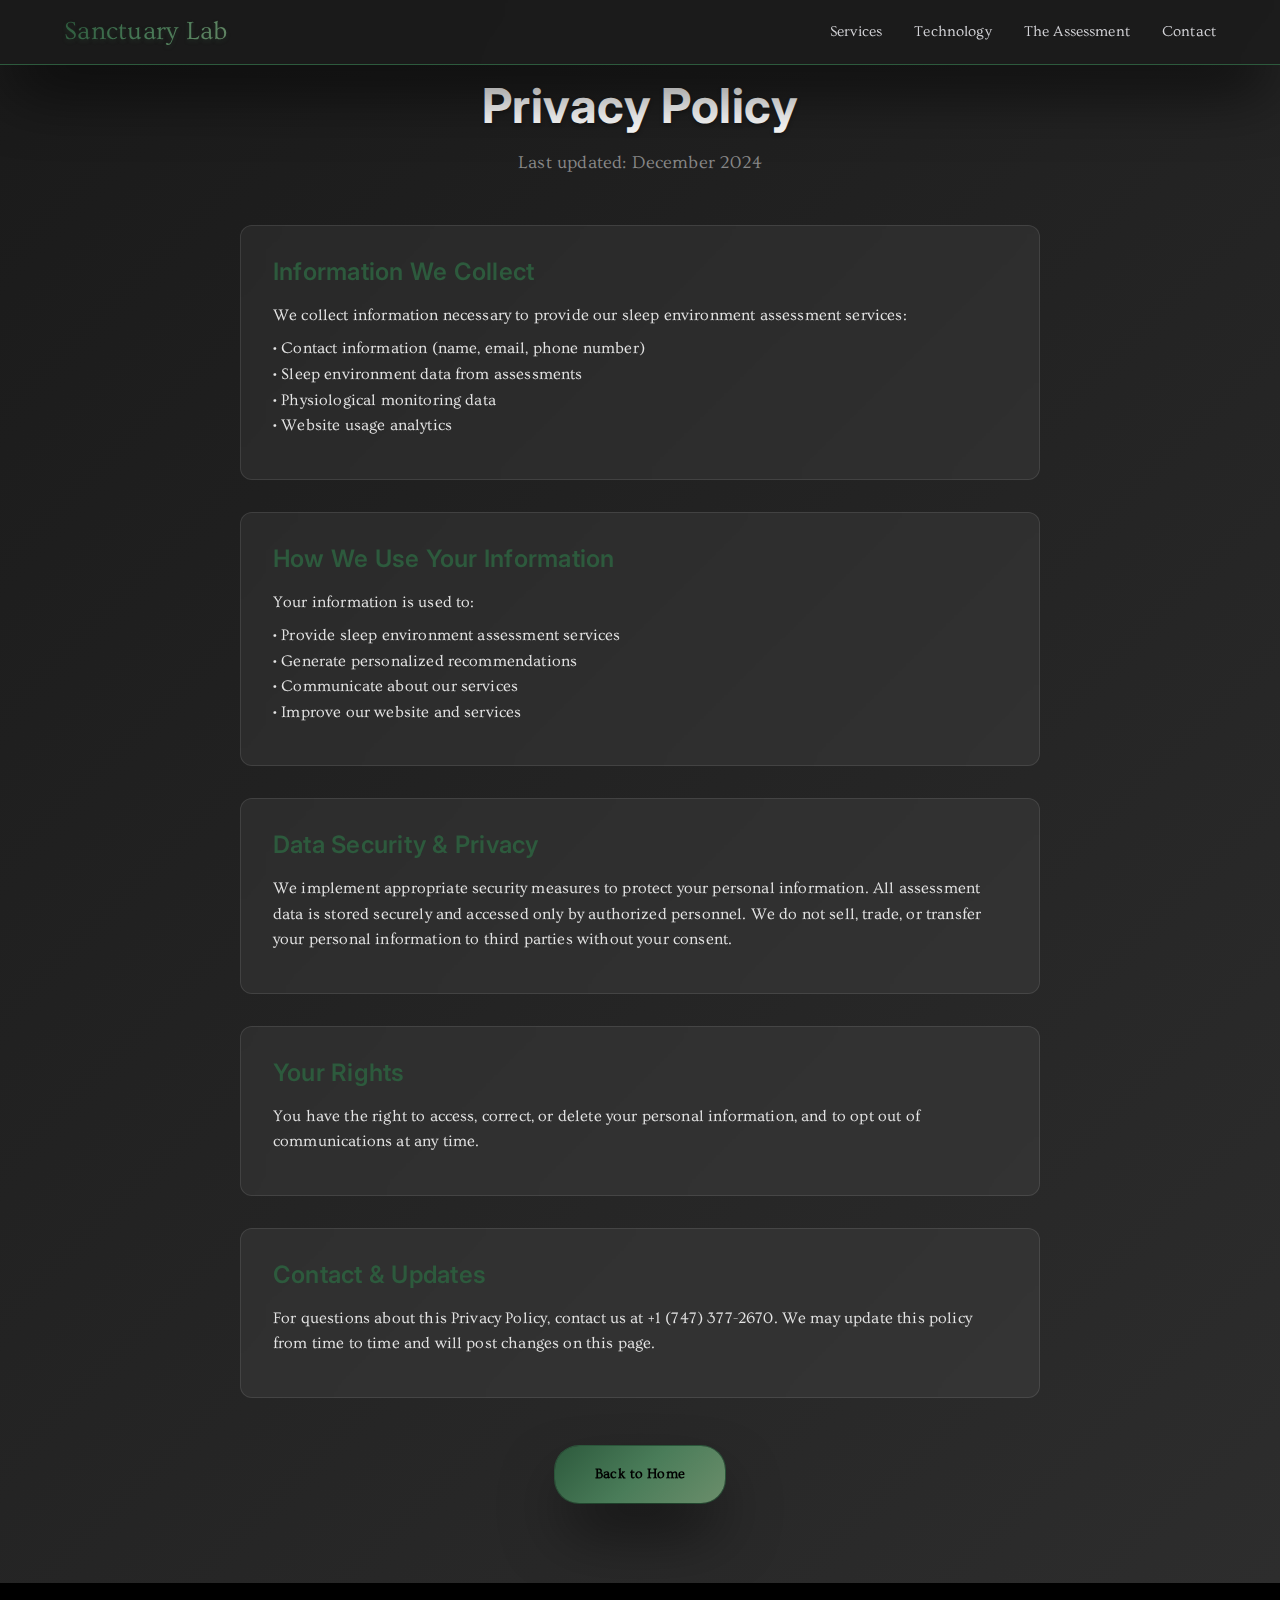
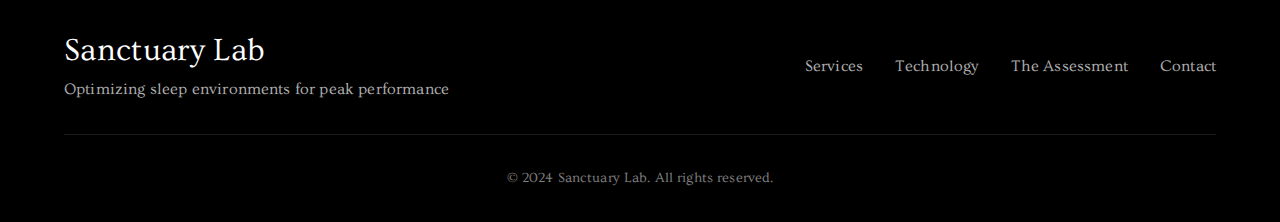
<file: privacy.html>
<!DOCTYPE html>
<html lang="en">
<head>
    <!-- Google tag (gtag.js) -->
    <script async src="https://www.googletagmanager.com/gtag/js?id=G-DK5SH4HGR6"></script>
    <script>
        window.dataLayer = window.dataLayer || [];
        function gtag(){dataLayer.push(arguments);}
        gtag('js', new Date());
        gtag('config', 'G-DK5SH4HGR6');
    </script>
    <meta charset="UTF-8">
    <meta name="viewport" content="width=device-width, initial-scale=1.0">
    <title>Privacy Policy | Sanctuary Lab</title>
    <meta name="description" content="Privacy Policy for Sanctuary Lab - Sleep Environment Assessment Services">
    <link rel="stylesheet" href="styles.css">
    <link rel="preconnect" href="https://fonts.googleapis.com">
    <link rel="preconnect" href="https://fonts.gstatic.com" crossorigin>
    <link href="https://fonts.googleapis.com/css2?family=Inter:wght@300;400;500;600;700&display=swap" rel="stylesheet">
    
    <style>
        .privacy-section {
            padding: 80px 0;
            background: linear-gradient(135deg, #1a1a1a 0%, #2d2d2d 100%);
            min-height: 80vh;
        }
        
        .privacy-content {
            max-width: 800px;
            margin: 0 auto;
            display: grid;
            gap: 2rem;
        }
        
        .privacy-card {
            background: rgba(255, 255, 255, 0.05);
            border: 1px solid rgba(255, 255, 255, 0.1);
            border-radius: 12px;
            padding: 2rem;
            backdrop-filter: blur(10px);
            transition: all 0.3s ease;
        }
        
        .privacy-card:hover {
            background: rgba(255, 255, 255, 0.08);
            border-color: rgba(45, 90, 61, 0.3);
            transform: translateY(-2px);
        }
        
        .privacy-card h3 {
            color: #2d5a3d;
            font-size: 1.5rem;
            font-weight: 600;
            margin-bottom: 1rem;
            font-family: 'Inter', sans-serif;
        }
        
        .privacy-card p {
            color: #e5e5e5;
            line-height: 1.6;
            margin-bottom: 0.5rem;
        }
        
        .privacy-footer {
            text-align: center;
            margin-top: 3rem;
        }
        
        .section-header {
            text-align: center;
            margin-bottom: 3rem;
        }
        
        .section-header h1 {
            color: #ffffff;
            font-size: 3rem;
            font-weight: 700;
            margin-bottom: 1rem;
            font-family: 'Inter', sans-serif;
        }
        
        .section-header p {
            color: #888;
            font-size: 1.1rem;
        }
    </style>
    
    <!-- Meta Pixel Code -->
    <script>
    !function(f,b,e,v,n,t,s)
    {if(f.fbq)return;n=f.fbq=function(){n.callMethod?
    n.callMethod.apply(n,arguments):n.queue.push(arguments)};
    if(!f._fbq)f._fbq=n;n.push=n;n.loaded=!0;n.version='2.0';
    n.queue=[];t=b.createElement(e);t.async=!0;
    t.src=v;s=b.getElementsByTagName(e)[0];
    s.parentNode.insertBefore(t,s)}(window, document,'script',
    'https://connect.facebook.net/en_US/fbevents.js');
    fbq('init', '1859002228057360');
    fbq('track', 'PageView');
    </script>
    <noscript><img height="1" width="1" style="display:none"
    src="https://www.facebook.com/tr?id=1859002228057360&ev=PageView&noscript=1"
    /></noscript>
    <!-- End Meta Pixel Code -->
</head>
<body>
    <!-- Navigation -->
    <nav class="nav">
        <div class="nav-container">
            <div class="nav-logo">
                <a href="/">
                    <h2>Sanctuary Lab</h2>
                </a>
            </div>
            <div class="nav-menu">
                <a href="/#services" class="nav-link">Services</a>
                <a href="/#technology" class="nav-link">Technology</a>
                <a href="/#assessment" class="nav-link">The Assessment</a>
                <a href="/#contact" class="nav-link">Contact</a>
            </div>
        </div>
    </nav>

    <!-- Privacy Policy Section -->
    <section class="privacy-section">
        <div class="container">
            <div class="section-header">
                <h1>Privacy Policy</h1>
                <p>Last updated: December 2024</p>
            </div>

            <div class="privacy-content">
                <div class="privacy-card">
                    <h3>Information We Collect</h3>
                    <p>We collect information necessary to provide our sleep environment assessment services:</p>
                    <p>• Contact information (name, email, phone number)<br>
                    • Sleep environment data from assessments<br>
                    • Physiological monitoring data<br>
                    • Website usage analytics</p>
                </div>

                <div class="privacy-card">
                    <h3>How We Use Your Information</h3>
                    <p>Your information is used to:</p>
                    <p>• Provide sleep environment assessment services<br>
                    • Generate personalized recommendations<br>
                    • Communicate about our services<br>
                    • Improve our website and services</p>
                </div>

                <div class="privacy-card">
                    <h3>Data Security & Privacy</h3>
                    <p>We implement appropriate security measures to protect your personal information. All assessment data is stored securely and accessed only by authorized personnel. We do not sell, trade, or transfer your personal information to third parties without your consent.</p>
                </div>

                <div class="privacy-card">
                    <h3>Your Rights</h3>
                    <p>You have the right to access, correct, or delete your personal information, and to opt out of communications at any time.</p>
                </div>

                <div class="privacy-card">
                    <h3>Contact & Updates</h3>
                    <p>For questions about this Privacy Policy, contact us at +1 (747) 377-2670. We may update this policy from time to time and will post changes on this page.</p>
                </div>
            </div>

            <div class="privacy-footer">
                <a href="/" class="btn btn-primary">Back to Home</a>
            </div>
        </div>
    </section>

    <!-- Footer -->
    <footer class="footer">
        <div class="container">
            <div class="footer-content">
                <div class="footer-logo">
                    <h3>Sanctuary Lab</h3>
                    <p>Optimizing sleep environments for peak performance</p>
                </div>
                <div class="footer-links">
                    <a href="index.html#services">Services</a>
                    <a href="index.html#technology">Technology</a>
                    <a href="index.html#assessment">The Assessment</a>
                    <a href="index.html#contact">Contact</a>
                </div>
            </div>
            <div class="footer-bottom">
                <p>&copy; 2024 Sanctuary Lab. All rights reserved.</p>
            </div>
        </div>
    </footer>

    <script src="script.js"></script>
</body>
</html>
</file>
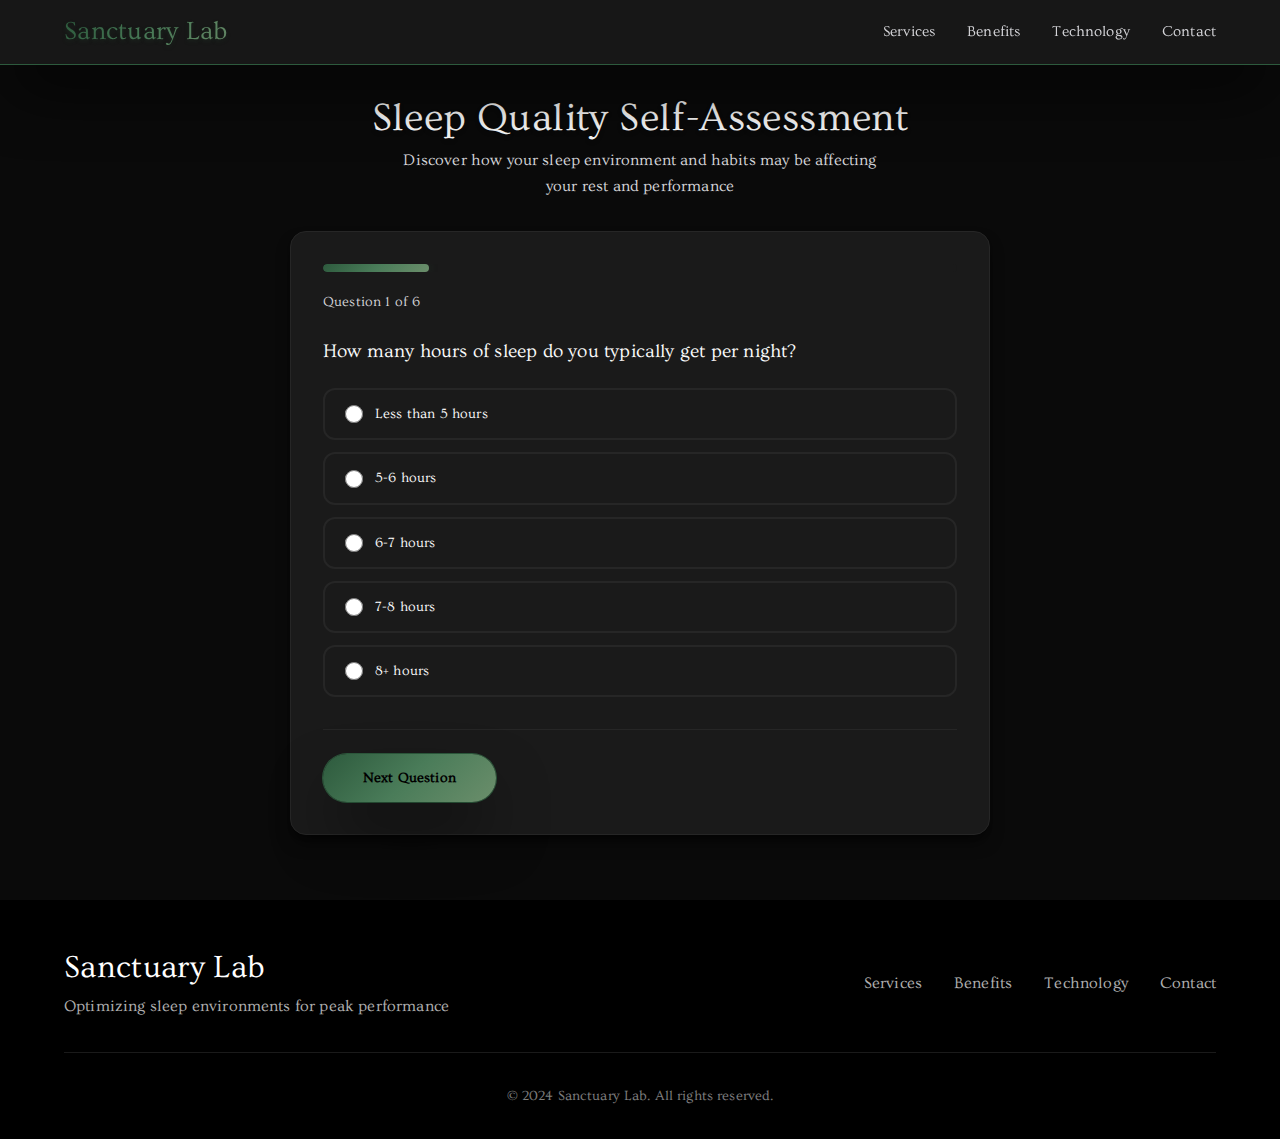
<file: quiz.html>
<!DOCTYPE html>
<html lang="en">
<head>
    <meta charset="UTF-8">
    <meta name="viewport" content="width=device-width, initial-scale=1.0">
    <title>Sleep Quality Assessment Quiz | Sanctuary Lab</title>
    <meta name="description" content="Take our comprehensive sleep quality assessment quiz to understand your current sleep situation and get personalized insights.">
    <link rel="stylesheet" href="styles.css">
    <link rel="preconnect" href="https://fonts.googleapis.com">
    <link rel="preconnect" href="https://fonts.gstatic.com" crossorigin>
    <link href="https://fonts.googleapis.com/css2?family=Inter:wght@300;400;500;600;700&display=swap" rel="stylesheet">
    
    <!-- Meta Pixel Code -->
    <script>
    !function(f,b,e,v,n,t,s)
    {if(f.fbq)return;n=f.fbq=function(){n.callMethod?
    n.callMethod.apply(n,arguments):n.queue.push(arguments)};
    if(!f._fbq)f._fbq=n;n.push=n;n.loaded=!0;n.version='2.0';
    n.queue=[];t=b.createElement(e);t.async=!0;
    t.src=v;s=b.getElementsByTagName(e)[0];
    s.parentNode.insertBefore(t,s)}(window, document,'script',
    'https://connect.facebook.net/en_US/fbevents.js');
    fbq('init', '1771877186848041');
    fbq('track', 'PageView');
    </script>
    <noscript><img height="1" width="1" style="display:none"
    src="https://www.facebook.com/tr?id=1771877186848041&ev=PageView&noscript=1"
    /></noscript>
    <!-- End Meta Pixel Code -->
</head>
<body>
    <!-- Navigation -->
    <nav class="nav">
        <div class="nav-container">
            <div class="nav-logo">
                <a href="index.html">
                    <h2>Sanctuary Lab</h2>
                </a>
            </div>
            <div class="nav-menu">
                <a href="index.html#services" class="nav-link">Services</a>
                <a href="index.html#benefits" class="nav-link">Benefits</a>
                <a href="index.html#technology" class="nav-link">Technology</a>
                <a href="index.html#contact" class="nav-link">Contact</a>
            </div>
        </div>
    </nav>

    <!-- Quiz Section -->
    <section class="quiz-section">
        <div class="container">
            <div class="quiz-header">
                <h1>Sleep Quality Self-Assessment</h1>
                <p>Discover how your sleep environment and habits may be affecting your rest and performance</p>
            </div>

            <div class="quiz-container">
                <div class="quiz-progress">
                    <div class="progress-bar">
                        <div class="progress-fill" id="progressFill"></div>
                    </div>
                    <span class="progress-text" id="progressText">Question 1 of 6</span>
                </div>

                <form class="quiz-form" id="quizForm">
                    <!-- Question 1: Sleep Duration -->
                    <div class="quiz-question active" data-question="1">
                        <h3>How many hours of sleep do you typically get per night?</h3>
                        <div class="quiz-options">
                            <label class="quiz-option">
                                <input type="radio" name="sleep_duration" value="0.5">
                                <span class="option-text">Less than 5 hours</span>
                            </label>
                            <label class="quiz-option">
                                <input type="radio" name="sleep_duration" value="1.6">
                                <span class="option-text">5-6 hours</span>
                            </label>
                            <label class="quiz-option">
                                <input type="radio" name="sleep_duration" value="2.7">
                                <span class="option-text">6-7 hours</span>
                            </label>
                            <label class="quiz-option">
                                <input type="radio" name="sleep_duration" value="3.8">
                                <span class="option-text">7-8 hours</span>
                            </label>
                            <label class="quiz-option">
                                <input type="radio" name="sleep_duration" value="5">
                                <span class="option-text">8+ hours</span>
                            </label>
                        </div>
                    </div>

                    <!-- Question 2: Sleep Quality -->
                    <div class="quiz-question" data-question="2">
                        <h3>How would you rate your overall sleep quality?</h3>
                        <div class="quiz-options">
                            <label class="quiz-option">
                                <input type="radio" name="sleep_quality" value="0.5">
                                <span class="option-text">Very poor - I rarely feel rested</span>
                            </label>
                            <label class="quiz-option">
                                <input type="radio" name="sleep_quality" value="1.6">
                                <span class="option-text">Poor - I often wake up tired</span>
                            </label>
                            <label class="quiz-option">
                                <input type="radio" name="sleep_quality" value="2.7">
                                <span class="option-text">Fair - Sometimes I feel rested</span>
                            </label>
                            <label class="quiz-option">
                                <input type="radio" name="sleep_quality" value="3.8">
                                <span class="option-text">Good - I usually feel rested</span>
                            </label>
                            <label class="quiz-option">
                                <input type="radio" name="sleep_quality" value="5">
                                <span class="option-text">Excellent - I always feel refreshed</span>
                            </label>
                        </div>
                    </div>

                    <!-- Question 3: Sleep Onset -->
                    <div class="quiz-question" data-question="3">
                        <h3>How long does it typically take you to fall asleep?</h3>
                        <div class="quiz-options">
                            <label class="quiz-option">
                                <input type="radio" name="sleep_onset" value="0.5">
                                <span class="option-text">More than 60 minutes</span>
                            </label>
                            <label class="quiz-option">
                                <input type="radio" name="sleep_onset" value="1.6">
                                <span class="option-text">30-60 minutes</span>
                            </label>
                            <label class="quiz-option">
                                <input type="radio" name="sleep_onset" value="2.7">
                                <span class="option-text">15-30 minutes</span>
                            </label>
                            <label class="quiz-option">
                                <input type="radio" name="sleep_onset" value="3.8">
                                <span class="option-text">5-15 minutes</span>
                            </label>
                            <label class="quiz-option">
                                <input type="radio" name="sleep_onset" value="5">
                                <span class="option-text">Less than 5 minutes</span>
                            </label>
                        </div>
                    </div>

                    <!-- Question 4: Night Wakings -->
                    <div class="quiz-question" data-question="4">
                        <h3>How often do you wake up during the night?</h3>
                        <div class="quiz-options">
                            <label class="quiz-option">
                                <input type="radio" name="night_wakings" value="0.5">
                                <span class="option-text">5+ times per night</span>
                            </label>
                            <label class="quiz-option">
                                <input type="radio" name="night_wakings" value="1.6">
                                <span class="option-text">3-4 times per night</span>
                            </label>
                            <label class="quiz-option">
                                <input type="radio" name="night_wakings" value="2.7">
                                <span class="option-text">1-2 times per night</span>
                            </label>
                            <label class="quiz-option">
                                <input type="radio" name="night_wakings" value="3.8">
                                <span class="option-text">Rarely (less than once per week)</span>
                            </label>
                            <label class="quiz-option">
                                <input type="radio" name="night_wakings" value="5">
                                <span class="option-text">Never - I sleep through the night</span>
                            </label>
                        </div>
                    </div>

                    <!-- Question 5: Morning Energy -->
                    <div class="quiz-question" data-question="5">
                        <h3>How do you feel when you wake up in the morning?</h3>
                        <div class="quiz-options">
                            <label class="quiz-option">
                                <input type="radio" name="morning_energy" value="0.5">
                                <span class="option-text">Exhausted and groggy</span>
                            </label>
                            <label class="quiz-option">
                                <input type="radio" name="morning_energy" value="1.6">
                                <span class="option-text">Tired and sluggish</span>
                            </label>
                            <label class="quiz-option">
                                <input type="radio" name="morning_energy" value="2.7">
                                <span class="option-text">Somewhat refreshed</span>
                            </label>
                            <label class="quiz-option">
                                <input type="radio" name="morning_energy" value="3.8">
                                <span class="option-text">Refreshed and alert</span>
                            </label>
                            <label class="quiz-option">
                                <input type="radio" name="morning_energy" value="5">
                                <span class="option-text">Energized and ready to go</span>
                            </label>
                        </div>
                    </div>


                    <!-- Question 6: Stress Level -->
                    <div class="quiz-question" data-question="6">
                        <h3>How stressed do you feel before bedtime?</h3>
                        <div class="quiz-options">
                            <label class="quiz-option">
                                <input type="radio" name="stress_level" value="0.5">
                                <span class="option-text">Extremely stressed - can't relax</span>
                            </label>
                            <label class="quiz-option">
                                <input type="radio" name="stress_level" value="1.6">
                                <span class="option-text">Very stressed - hard to unwind</span>
                            </label>
                            <label class="quiz-option">
                                <input type="radio" name="stress_level" value="2.7">
                                <span class="option-text">Moderately stressed - some worry</span>
                            </label>
                            <label class="quiz-option">
                                <input type="radio" name="stress_level" value="3.8">
                                <span class="option-text">Slightly stressed - mostly calm</span>
                            </label>
                            <label class="quiz-option">
                                <input type="radio" name="stress_level" value="5">
                                <span class="option-text">Not stressed - completely relaxed</span>
                            </label>
                        </div>
                    </div>

                </form>

                <div class="quiz-navigation">
                    <button type="button" class="btn btn-secondary" id="prevBtn" style="display: none;">Previous</button>
                    <button type="button" class="btn btn-primary" id="nextBtn">Next Question</button>
                    <button type="button" class="btn btn-primary" id="submitBtn" style="display: none;">Get My Results</button>
                </div>
            </div>

            <!-- Results Section -->
            <div class="quiz-results" id="quizResults" style="display: none;">
                <div class="results-header">
                    <h2>Your Sleep Quality Assessment</h2>
                    <div class="score-display">
                        <div class="score-circle">
                            <span class="score-percentage" id="scorePercentage">0%</span>
                        </div>
                    </div>
                </div>

                <div class="results-content">
                    <div class="score-category" id="scoreCategory">
                        <h3 id="categoryTitle">Loading...</h3>
                        <p id="categoryDescription">Loading...</p>
                    </div>

                    <div class="recommendations">
                        <h3>Personalized Recommendations</h3>
                        <div class="recommendation-list" id="recommendationList">
                            <!-- Recommendations will be populated by JavaScript -->
                        </div>
                    </div>

                    <div class="results-cta">
                        <h3>Ready for a Professional Assessment?</h3>
                        <p>Get a comprehensive 3-night sleep environment analysis with personalized optimization recommendations.</p>
                        <a href="index.html#contact" class="btn btn-primary">Schedule Professional Assessment</a>
                    </div>
                </div>
            </div>
        </div>
    </section>

    <!-- Footer -->
    <footer class="footer">
        <div class="container">
            <div class="footer-content">
                <div class="footer-logo">
                    <h3>Sanctuary Lab</h3>
                    <p>Optimizing sleep environments for peak performance</p>
                </div>
                <div class="footer-links">
                    <a href="index.html#services">Services</a>
                    <a href="index.html#benefits">Benefits</a>
                    <a href="index.html#technology">Technology</a>
                    <a href="index.html#contact">Contact</a>
                </div>
            </div>
            <div class="footer-bottom">
                <p>&copy; 2024 Sanctuary Lab. All rights reserved.</p>
            </div>
        </div>
    </footer>

    <script src="quiz.js"></script>
</body>
</html>
</file>
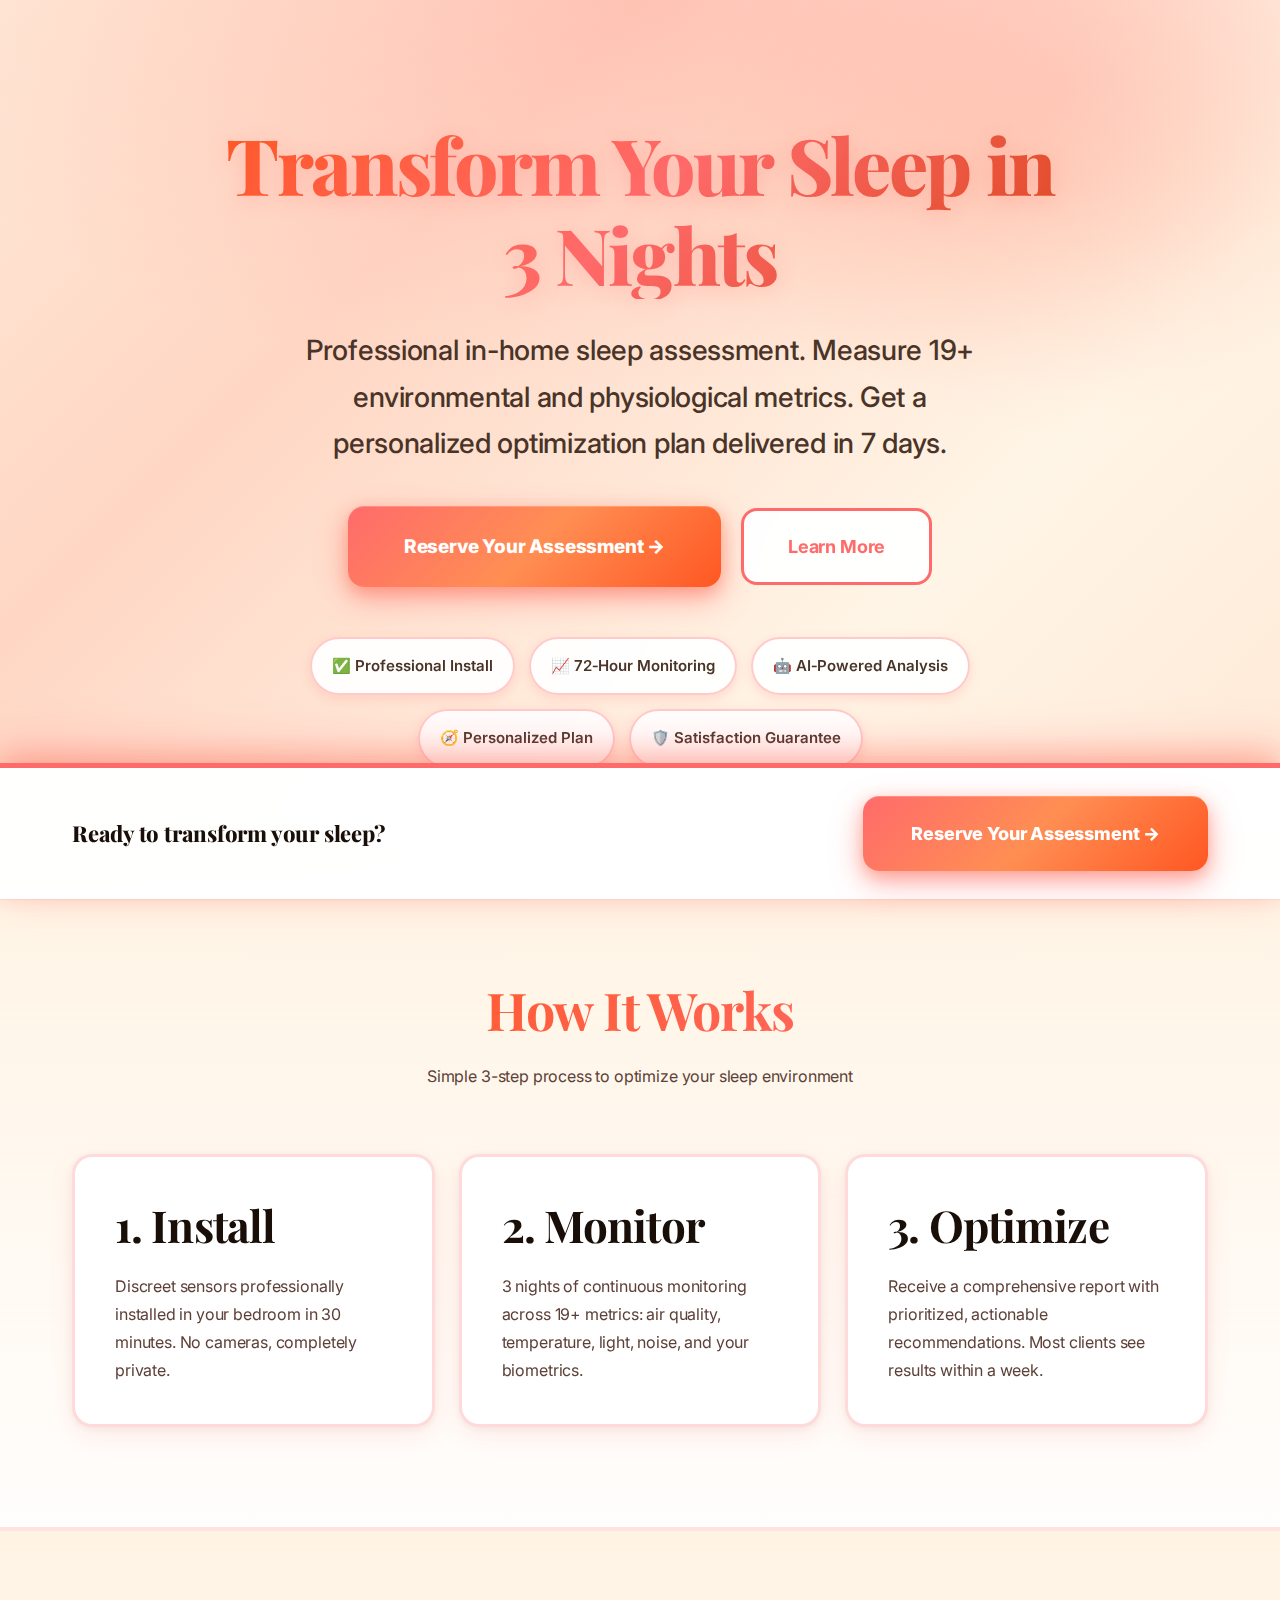
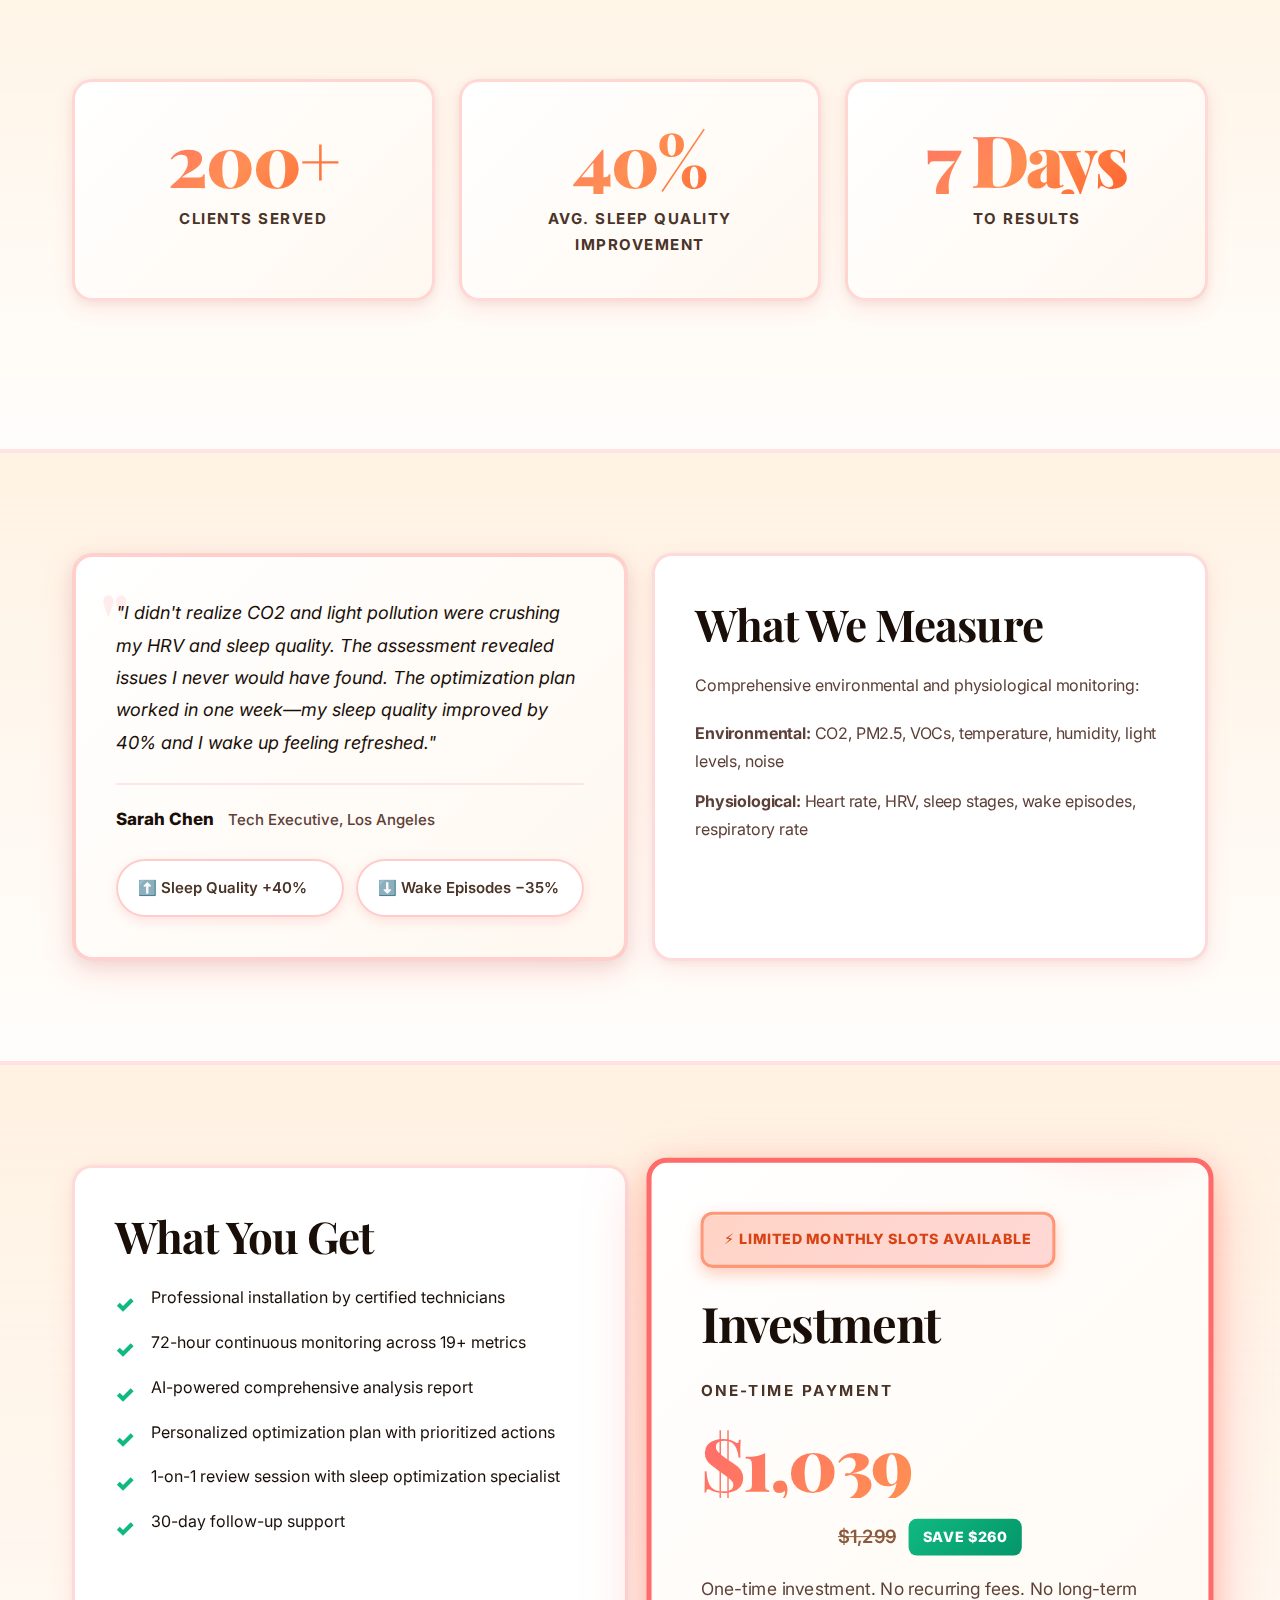
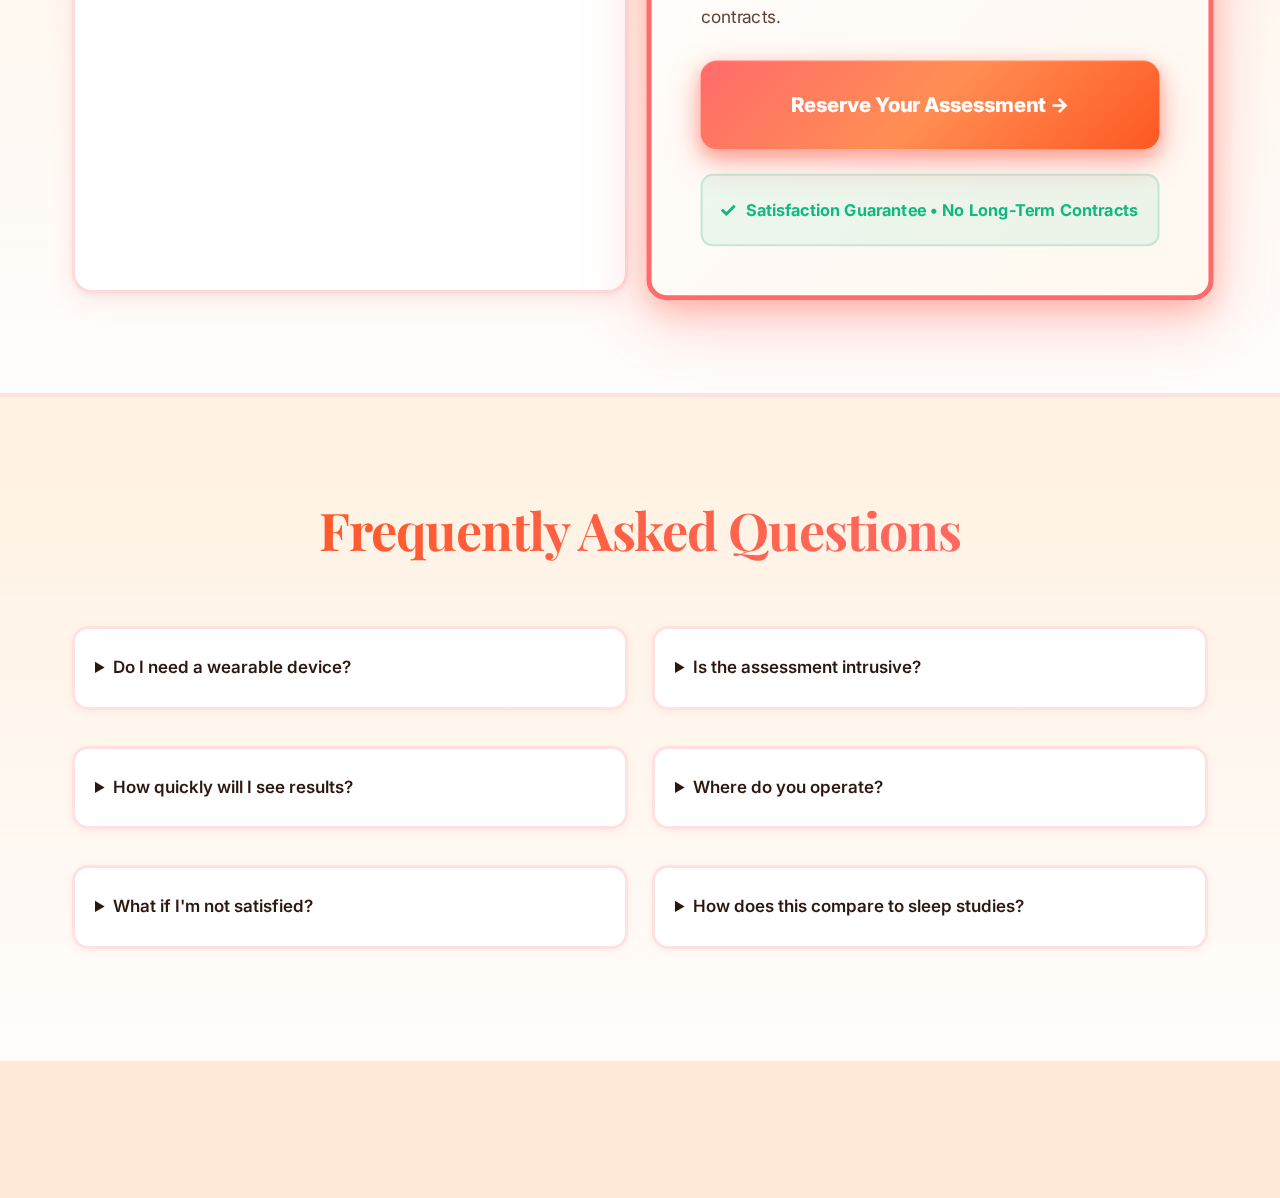
<file: YS2tT444.html>
<!doctype html>

<html lang="en">

<head>
	<!-- Google tag (gtag.js) -->
	<script async src="https://www.googletagmanager.com/gtag/js?id=G-DK5SH4HGR6"></script>
	<script>
		window.dataLayer = window.dataLayer || [];
		function gtag(){dataLayer.push(arguments);}
		gtag('js', new Date());
		gtag('config', 'G-DK5SH4HGR6');
	</script>

	<meta charset="utf-8">

	<meta name="viewport" content="width=device-width, initial-scale=1">

	<title>Sanctuary Lab — In‑Home Sleep Assessment</title>

	<meta name="description" content="Transform your sleep in 3 nights with an in‑home assessment. Measure environment and physiology. Personalized optimization plan in 7 days.">

	<link rel="preconnect" href="https://fonts.googleapis.com">

	<link rel="preconnect" href="https://fonts.gstatic.com" crossorigin>

	<link href="https://fonts.googleapis.com/css2?family=Playfair+Display:wght@400;600;700;800&family=Inter:wght@300;400;500;600;700;800&display=swap" rel="stylesheet">

	<style>

		:root{

			--bg:#FFF5E6; --fg:#1A0F08; --muted:#8B5A3C; --brand:#FF6B6B; --brand-d:#FF5722; --brand-grad:linear-gradient(135deg, #FF6B6B 0%, #FF8E53 50%, #FF5722 100%); --card:#FFFFFF; --card-hover:#FFF8F0; --ok:#10B981; --accent:#FF5722; --accent-warm:#FF8E53; --gold:#F59E0B;

			--maxw:1200px; --pad:32px; --radius:20px; --shadow:0 20px 60px rgba(255,107,107,0.2), 0 8px 24px rgba(0,0,0,0.08);

			--cta-size:20px; --cta-pad:22px 48px;

		}

		*{box-sizing:border-box;margin:0;padding:0}

		html{scroll-behavior:smooth}

		html,body{margin:0;background:linear-gradient(180deg, #FFF5E6 0%, #FFE8D6 100%);color:var(--fg);font:17px/1.75 Inter,system-ui,-apple-system,Segoe UI,Roboto,sans-serif;min-height:100vh;-webkit-font-smoothing:antialiased;-moz-osx-font-smoothing:grayscale}

		.container{max-width:var(--maxw);margin:0 auto;padding:0 var(--pad)}

		.btn{display:inline-flex;align-items:center;justify-content:center;gap:8px;padding:var(--cta-pad);border-radius:16px;font-weight:700;text-decoration:none;font-size:var(--cta-size);transition:all 0.4s cubic-bezier(0.4, 0, 0.2, 1);text-align:center;cursor:pointer;border:none;font-family:Inter,sans-serif;letter-spacing:-0.01em;position:relative;overflow:hidden}

		.btn-primary{background:var(--brand-grad);color:#ffffff;box-shadow:0 12px 32px rgba(255,107,107,0.45), 0 6px 16px rgba(255,87,34,0.35), inset 0 1px 0 rgba(255,255,255,0.2);font-weight:800;position:relative;overflow:hidden;text-transform:none;font-size:19px;padding:24px 56px}

		.btn-primary::before{content:'';position:absolute;top:0;left:-100%;width:100%;height:100%;background:linear-gradient(90deg, transparent, rgba(255,255,255,0.4), transparent);transition:left 0.6s ease}

		.btn-primary:hover::before{left:100%}

		.btn-primary:hover{transform:translateY(-4px) scale(1.02);box-shadow:0 20px 48px rgba(255,107,107,0.55), 0 10px 24px rgba(255,87,34,0.45), inset 0 1px 0 rgba(255,255,255,0.3)}

		.btn-primary:active{transform:translateY(-2px) scale(1.01)}

		.btn-ghost{border:3px solid var(--brand);color:var(--brand);background:rgba(255,255,255,0.95);backdrop-filter:blur(10px);font-weight:700;font-size:18px;padding:20px 44px}

		.btn-ghost:hover{background:var(--brand);color:#ffffff;border-color:var(--brand);transform:translateY(-3px);box-shadow:0 12px 28px rgba(255,107,107,0.35);border-width:3px}

		.hero{padding:120px 0 100px;background:linear-gradient(135deg, #FFE8D6 0%, #FFD6C4 30%, #FFF5E6 70%, #FFE8D6 100%);position:relative;overflow:hidden;border-bottom:5px solid var(--brand)}

		.hero::before{content:'';position:absolute;top:0;left:0;right:0;bottom:0;background:radial-gradient(ellipse 1200px 600px at 50% 0%, rgba(255,107,107,0.18) 0%, transparent 65%), radial-gradient(ellipse 800px 400px at 80% 20%, rgba(255,142,83,0.15) 0%, transparent 55%);pointer-events:none}

		.hero::after{content:'';position:absolute;top:-30%;right:-10%;width:700px;height:700px;background:radial-gradient(circle, rgba(255,107,107,0.15) 0%, transparent 70%);border-radius:50%;pointer-events:none;animation:float 10s ease-in-out infinite}

		@keyframes float{0%,100%{transform:translateY(0) rotate(0deg)}50%{transform:translateY(-25px) rotate(5deg)}}

		.hero .container{position:relative;z-index:1;max-width:900px;text-align:center}

		.hero h1{font-size: clamp(48px,7vw,78px);line-height:1.15;margin:0 0 28px;font-weight:800;letter-spacing:-0.03em;background:linear-gradient(135deg, #FF5722 0%, #FF6B6B 50%, #D84315 100%);-webkit-background-clip:text;-webkit-text-fill-color:transparent;background-clip:text;font-family:'Playfair Display',serif;text-shadow:0 4px 20px rgba(255,107,107,0.25);position:relative}

		.hero .subhead{font-size: clamp(20px,2.8vw,28px);color:#4A3428;max-width:720px;margin:0 auto 40px;line-height:1.65;font-weight:500;letter-spacing:-0.01em}

		.hero-cta{display:flex;gap:20px;flex-wrap:wrap;margin:0 0 50px;align-items:center;justify-content:center}

		.trust{display:flex;gap:14px;flex-wrap:wrap;color:#4A3428;font-size:15px;margin-top:40px;justify-content:center}

		.badge{display:inline-flex;gap:10px;align-items:center;padding:14px 20px;border:2px solid rgba(255,107,107,0.35);border-radius:999px;background:rgba(255,255,255,0.95);font-weight:600;backdrop-filter:blur(12px);transition:all 0.3s ease;color:#4A3428;box-shadow:0 4px 12px rgba(255,107,107,0.18);font-size:15px}

		.badge:hover{border-color:var(--brand);background:#ffffff;transform:translateY(-4px);box-shadow:0 8px 20px rgba(255,107,107,0.3);border-width:2.5px}

		.section{padding:100px 0;border-top:4px solid rgba(255,107,107,0.18);background:linear-gradient(180deg, rgba(255,245,230,0.6) 0%, rgba(255,255,255,0.9) 100%)}

		.section-header{text-align:center;margin-bottom:64px;max-width:800px;margin-left:auto;margin-right:auto}

		.section-header h2{margin-bottom:20px;color:#1A0F08;background:linear-gradient(135deg, #FF5722 0%, #FF6B6B 100%);-webkit-background-clip:text;-webkit-text-fill-color:transparent;background-clip:text;font-family:'Playfair Display',serif;font-size:clamp(36px,4.5vw,52px);font-weight:700;letter-spacing:-0.02em}

		.kpis{display:grid;grid-template-columns:repeat(2,1fr);gap:12px;margin-top:24px}

		.card{background:var(--card);border:3px solid rgba(255,107,107,0.25);border-radius:var(--radius);padding:40px;transition:all 0.4s cubic-bezier(0.4, 0, 0.2, 1);backdrop-filter:blur(12px);box-shadow:0 8px 24px rgba(255,107,107,0.12), 0 2px 8px rgba(0,0,0,0.06)}

		.card:hover{border-color:var(--brand);background:var(--card-hover);transform:translateY(-8px) scale(1.03);box-shadow:0 24px 56px rgba(255,107,107,0.3), 0 12px 28px rgba(255,87,34,0.2), inset 0 1px 0 rgba(255,255,255,0.8)}

		.grid-3{display:grid;grid-template-columns:repeat(3,1fr);gap:24px}

		.grid-2{display:grid;grid-template-columns:repeat(2,1fr);gap:24px}

		h2{font-size: clamp(32px,4vw,44px);margin:0 0 20px;font-weight:700;line-height:1.25;color:#1A0F08;font-family:'Playfair Display',serif;letter-spacing:-0.02em}

		.small{color:#5D4037;font-size:16px;line-height:1.75;font-weight:400;letter-spacing:-0.01em}

		.faq details{background:var(--card);border:3px solid rgba(255,107,107,0.2);border-radius:16px;padding:20px;margin-bottom:12px;transition:all 0.3s ease;box-shadow:0 2px 8px rgba(255,107,107,0.1)}

		.faq details:hover{border-color:var(--brand);background:#FFF8F0;box-shadow:0 4px 12px rgba(255,107,107,0.2)}

		.faq summary{cursor:pointer;font-weight:600;font-size:17px;padding:4px 0;user-select:none;color:#2C1810}

		.faq details[open] summary{margin-bottom:12px;color:var(--brand)}

		.faq details p{color:#2C1810;line-height:1.7;margin-top:8px}

		.cta-bar{position:sticky;bottom:0;backdrop-filter:blur(24px);background:rgba(255,255,255,0.98);border-top:5px solid var(--brand);padding:28px 0;z-index:100;box-shadow:0 -12px 48px rgba(255,107,107,0.35), 0 -6px 24px rgba(255,87,34,0.25)}

		.cta-bar .container{display:flex;gap:24px;align-items:center;justify-content:space-between;flex-wrap:wrap}

		.cta-bar strong{font-size:22px;font-weight:800;color:#1A0F08;font-family:'Playfair Display',serif;letter-spacing:-0.01em}

		.testimonial{background:linear-gradient(135deg, #ffffff 0%, #FFF8F0 100%);border:4px solid rgba(255,107,107,0.3);border-radius:var(--radius);padding:40px;position:relative;box-shadow:0 12px 32px rgba(255,107,107,0.18), 0 4px 16px rgba(0,0,0,0.08)}

		.testimonial::before{content:'"';position:absolute;top:24px;left:24px;font-size:80px;opacity:0.12;font-family:'Playfair Display',serif;line-height:1;color:var(--brand);font-weight:700}

		.testimonial-text{font-size:18px;line-height:1.8;margin-bottom:24px;font-style:italic;color:#1A0F08;font-weight:400;position:relative;z-index:1}

		.testimonial-author{display:flex;align-items:center;gap:14px;padding-top:20px;border-top:2px solid rgba(255,107,107,0.15)}

		.testimonial-author strong{font-weight:800;color:#1A0F08;font-size:17px}

		.testimonial-author span{color:#5D4037;font-size:15px;font-weight:500}

		.urgency{display:inline-flex;align-items:center;gap:8px;background:linear-gradient(135deg, rgba(255,87,34,0.25) 0%, rgba(255,107,107,0.25) 100%);color:#D84315;padding:12px 20px;border-radius:12px;font-size:14px;font-weight:800;margin-bottom:24px;border:3px solid rgba(255,87,34,0.5);box-shadow:0 6px 16px rgba(255,87,34,0.3), inset 0 1px 0 rgba(255,255,255,0.3);text-transform:uppercase;letter-spacing:0.8px;animation:pulse 2s ease-in-out infinite}

		@keyframes pulse{0%,100%{box-shadow:0 6px 16px rgba(255,87,34,0.3), inset 0 1px 0 rgba(255,255,255,0.3)}50%{box-shadow:0 8px 24px rgba(255,87,34,0.4), inset 0 1px 0 rgba(255,255,255,0.3)}}

		.pricing-highlight{background:linear-gradient(135deg, #ffffff 0%, #FFF8F0 100%);border:5px solid var(--brand);padding:48px;border-radius:var(--radius);box-shadow:0 20px 60px rgba(255,107,107,0.35), 0 8px 24px rgba(255,87,34,0.25), inset 0 2px 8px rgba(255,255,255,0.6);position:relative;overflow:hidden;transform:scale(1.02)}

		.pricing-highlight::before{content:'';position:absolute;top:-50%;right:-20%;width:400px;height:400px;background:radial-gradient(circle, rgba(255,107,107,0.25) 0%, transparent 70%);border-radius:50%;pointer-events:none;animation:float 8s ease-in-out infinite}

		.pricing-highlight h2{font-size:clamp(36px,4.5vw,48px);margin-bottom:24px}

		.price{font-size:clamp(56px,8vw,72px);font-weight:900;background:var(--brand-grad);-webkit-background-clip:text;-webkit-text-fill-color:transparent;background-clip:text;margin:20px 0;line-height:1;font-family:'Playfair Display',serif;letter-spacing:-0.03em;position:relative}

		.price-label{color:#4A3428;font-size:15px;text-transform:uppercase;letter-spacing:0.15em;margin-bottom:12px;font-weight:700;display:block}

		.guarantee{display:flex;align-items:center;gap:10px;color:#10B981;font-size:16px;margin-top:24px;font-weight:700;padding:16px;background:rgba(16,185,129,0.08);border-radius:12px;border:2px solid rgba(16,185,129,0.2)}

		.guarantee span:first-child{font-size:20px;color:#10B981}

		ul{list-style:none;padding:0;margin:0}

		ul li{position:relative;padding-left:36px;margin-bottom:16px;line-height:1.8;color:#1A0F08;font-weight:400;font-size:16px}

		ul li::before{content:'✓';position:absolute;left:0;color:#10B981;font-weight:900;font-size:22px;top:2px}

		.stats-grid{display:grid;grid-template-columns:repeat(3,1fr);gap:24px;margin:48px 0}

		.stat-card{text-align:center;padding:40px 32px;background:linear-gradient(135deg, #ffffff 0%, #FFF8F0 100%);border:3px solid rgba(255,107,107,0.25);border-radius:var(--radius);transition:all 0.4s cubic-bezier(0.4, 0, 0.2, 1);box-shadow:0 8px 20px rgba(255,107,107,0.12), 0 2px 8px rgba(0,0,0,0.06)}

		.stat-card:hover{transform:translateY(-6px) scale(1.03);border-color:var(--brand);box-shadow:0 16px 40px rgba(255,107,107,0.25), 0 8px 20px rgba(255,87,34,0.15)}

		.stat-number{font-size:clamp(56px,6vw,72px);font-weight:900;background:var(--brand-grad);-webkit-background-clip:text;-webkit-text-fill-color:transparent;background-clip:text;line-height:1;margin-bottom:12px;font-family:'Playfair Display',serif;letter-spacing:-0.03em}

		.stat-label{color:#4A3428;font-size:15px;text-transform:uppercase;letter-spacing:0.1em;font-weight:700}

		@media (max-width:860px){
			.grid-3{grid-template-columns:1fr}
			.grid-2{grid-template-columns:1fr}
			.kpis{grid-template-columns:1fr}
			.stats-grid{grid-template-columns:1fr}
			.hero{padding:60px 0 50px}
			.section{padding:60px 0}
			.hero-cta{flex-direction:column;align-items:stretch}
			.hero-cta .btn{width:100%;text-align:center}
			.cta-bar .container{flex-direction:column;text-align:center}
			.cta-bar .btn{width:100%}
		}

		@media (max-width:480px){
			.hero h1{font-size:32px}
			.hero .subhead{font-size:16px}
			.btn{font-size:16px;padding:14px 24px}
		}

	</style>

</head>

<body>

	<header class="hero">

		<div class="container">

			<h1>Transform Your Sleep in 3 Nights</h1>

			<p class="subhead">Professional in-home sleep assessment. Measure 19+ environmental and physiological metrics. Get a personalized optimization plan delivered in 7 days.</p>

			<div class="hero-cta">

				<a class="btn btn-primary" href="#book" aria-label="Book your in-home assessment">Reserve Your Assessment →</a>

				<a class="btn btn-ghost" href="#faq" aria-label="Learn more">Learn More</a>

			</div>

			<div class="trust" aria-label="Trust indicators">

				<span class="badge">✅ Professional Install</span>

				<span class="badge">📈 72‑Hour Monitoring</span>

				<span class="badge">🤖 AI‑Powered Analysis</span>

				<span class="badge">🧭 Personalized Plan</span>

				<span class="badge">🛡️ Satisfaction Guarantee</span>

			</div>

		</div>

	</header>



	<section class="section">

		<div class="container">

			<div class="section-header">

				<h2>How It Works</h2>

				<p class="small">Simple 3-step process to optimize your sleep environment</p>

			</div>

			<div class="grid-3">

				<div class="card">

					<h2>1. Install</h2>

					<p class="small">Discreet sensors professionally installed in your bedroom in 30 minutes. No cameras, completely private.</p>

				</div>

				<div class="card">

					<h2>2. Monitor</h2>

					<p class="small">3 nights of continuous monitoring across 19+ metrics: air quality, temperature, light, noise, and your biometrics.</p>

				</div>

				<div class="card">

					<h2>3. Optimize</h2>

					<p class="small">Receive a comprehensive report with prioritized, actionable recommendations. Most clients see results within a week.</p>

				</div>

			</div>

		</div>

	</section>



	<section class="section">

		<div class="container">

			<div class="stats-grid">

				<div class="stat-card">

					<div class="stat-number">200+</div>

					<div class="stat-label">Clients Served</div>

				</div>

				<div class="stat-card">

					<div class="stat-number">40%</div>

					<div class="stat-label">Avg. Sleep Quality Improvement</div>

				</div>

				<div class="stat-card">

					<div class="stat-number">7 Days</div>

					<div class="stat-label">To Results</div>

				</div>

			</div>

		</div>

	</section>



	<section class="section">

		<div class="container grid-2">

			<div class="testimonial">

				<div class="testimonial-text">

					"I didn't realize CO2 and light pollution were crushing my HRV and sleep quality. The assessment revealed issues I never would have found. The optimization plan worked in one week—my sleep quality improved by 40% and I wake up feeling refreshed."

				</div>

				<div class="testimonial-author">

					<strong>Sarah Chen</strong>

					<span>Tech Executive, Los Angeles</span>

				</div>

				<div class="kpis" style="margin-top:24px">

					<div class="badge">⬆️ Sleep Quality +40%</div>

					<div class="badge">⬇️ Wake Episodes −35%</div>

				</div>

			</div>

			<div class="card">

				<h2>What We Measure</h2>

				<p class="small" style="margin-bottom:20px">Comprehensive environmental and physiological monitoring:</p>

				<p class="small" style="margin-bottom:12px"><strong>Environmental:</strong> CO2, PM2.5, VOCs, temperature, humidity, light levels, noise</p>

				<p class="small"><strong>Physiological:</strong> Heart rate, HRV, sleep stages, wake episodes, respiratory rate</p>

			</div>

		</div>

	</section>



	<section class="section">

		<div class="container grid-2">

			<div class="card">

				<h2>What You Get</h2>

				<ul>

					<li>Professional installation by certified technicians</li>

					<li>72-hour continuous monitoring across 19+ metrics</li>

					<li>AI-powered comprehensive analysis report</li>

					<li>Personalized optimization plan with prioritized actions</li>

					<li>1-on-1 review session with sleep optimization specialist</li>

					<li>30-day follow-up support</li>

				</ul>

			</div>

			<div class="card pricing-highlight" id="book">

				<div class="urgency">⚡ Limited Monthly Slots Available</div>

				<h2>Investment</h2>

				<div class="price-label">One-Time Payment</div>

				<div class="price">$1,039</div>

				<div style="display:flex;align-items:center;gap:12px;justify-content:center;margin:20px 0;flex-wrap:wrap">
					<span style="font-size:18px;color:#8B5A3C;text-decoration:line-through;font-weight:600">$1,299</span>
					<span style="background:linear-gradient(135deg, #10B981, #059669);color:#fff;padding:6px 14px;border-radius:8px;font-size:14px;font-weight:800;text-transform:uppercase;letter-spacing:0.5px">Save $260</span>
				</div>

				<p class="small" style="margin-bottom:28px;color:#5D4037;font-size:17px;line-height:1.6">One-time investment. No recurring fees. No long-term contracts.</p>

				<a class="btn btn-primary" href="#form" style="width:100%;display:flex;justify-content:center;align-items:center;text-align:center;margin-bottom:20px;font-size:20px;padding:26px 56px">Reserve Your Assessment →</a>

				<div class="guarantee">

					<span>✓</span>

					<span>Satisfaction Guarantee • No Long-Term Contracts</span>

				</div>

			</div>

		</div>

	</section>



	<section class="section faq" id="faq">

		<div class="container">

			<div class="section-header">

				<h2>Frequently Asked Questions</h2>

			</div>

			<div class="grid-2">

				<details class="card">

					<summary>Do I need a wearable device?</summary>

					<p>No wearable required. We use discreet room sensors with optional biometric tracking. Our system works independently of any fitness trackers or smartwatches.</p>

				</details>

				<details class="card">

					<summary>Is the assessment intrusive?</summary>

					<p>Not at all. Our sensors are small, discreet, and installed in strategic locations. No cameras, no audio recording. The entire installation takes about 30 minutes.</p>

				</details>

				<details class="card">

					<summary>How quickly will I see results?</summary>

					<p>Most clients implement the core recommendations within the first week and notice improvements immediately. Full optimization typically takes 2-3 weeks for maximum benefit.</p>

				</details>

				<details class="card">

					<summary>Where do you operate?</summary>

					<p>We currently serve the Los Angeles metropolitan area. Contact us to discuss availability in other regions or for remote consultation options.</p>

				</details>

				<details class="card">

					<summary>What if I'm not satisfied?</summary>

					<p>We offer a satisfaction guarantee. If you're not happy with your results within 30 days, we'll work with you to make it right or provide a refund.</p>

				</details>

				<details class="card">

					<summary>How does this compare to sleep studies?</summary>

					<p>Traditional sleep studies focus on disorders. Our assessment optimizes your environment for peak performance. It's non-invasive, done in your home, and provides actionable insights you can implement immediately.</p>

				</details>

			</div>

		</div>

	</section>



	<footer class="cta-bar" role="region" aria-label="Sticky CTA">

		<div class="container">

			<strong>Ready to transform your sleep?</strong>

			<a class="btn btn-primary" href="#book" style="font-size:18px;padding:22px 48px">Reserve Your Assessment →</a>

		</div>

	</footer>



	<script>

		// Basic UTM capture for form attribution

		(function(){

			const params=new URLSearchParams(location.search);

			const utms=['utm_source','utm_medium','utm_campaign','utm_content','utm_term'];

			const data={}; utms.forEach(k=>{if(params.get(k)) data[k]=params.get(k)});

			window.__utm=data;

		})();

		// Smooth scroll for anchor links

		document.querySelectorAll('a[href^="#"]').forEach(anchor => {

			anchor.addEventListener('click', function (e) {

				const href = this.getAttribute('href');

				if (href !== '#' && href.length > 1) {

					e.preventDefault();

					const target = document.querySelector(href);

					if (target) {

						target.scrollIntoView({ behavior: 'smooth', block: 'start' });

					}

				}

			});

		});

	</script>

</body>

</html>
</file>
<file: styles.css>
/* Import Ovo - elegant serif font */
@import url('https://fonts.googleapis.com/css2?family=Ovo&display=swap');

/* Reset and Base Styles */
* {
    margin: 0;
    padding: 0;
    box-sizing: border-box;
}

:root {
    /* Ultra-Premium Forest Green Palette */
    --primary-color: #fafafa;
    --primary-dark: #e5e5e5;
    --primary-light: #ffffff;
    --secondary-color: #d4d4d8;
    --accent-color: #2d5a3d;
    --accent-light: #4a7c59;
    --accent-dark: #1a3d2a;
    --accent-forest: #2d5a3d;
    --accent-sage: #6b8e6b;
    --accent-moss: #4a7c59;
    
    /* Text Colors */
    --text-primary: #fafafa;
    --text-secondary: #d4d4d8;
    --text-light: #a1a1aa;
    --text-muted: #71717a;
    --text-forest: #2d5a3d;
    
    /* Background Colors */
    --bg-primary: #0a0a0a;
    --bg-secondary: #1a1a1a;
    --bg-accent: #262626;
    --bg-dark: #000000;
    --bg-card: #1a1a1a;
    --bg-card-hover: #262626;
    --bg-glass: rgba(26, 26, 26, 0.8);
    
    /* Premium Gradients */
    --bg-gradient: linear-gradient(135deg, #1a1a1a 0%, #262626 100%);
    --bg-gradient-premium: linear-gradient(135deg, #0a0a0a 0%, #1a1a1a 50%, #262626 100%);
    --bg-gradient-luxury: linear-gradient(135deg, #000000 0%, #0a0a0a 50%, #1a1a1a 100%);
    --bg-gradient-night: linear-gradient(135deg, #000000 0%, #0a0a0a 30%, #1a1a1a 70%, #262626 100%);
    --bg-gradient-forest: linear-gradient(135deg, #2d5a3d 0%, #4a7c59 50%, #6b8e6b 100%);
    --bg-gradient-sage: linear-gradient(135deg, #1a3d2a 0%, #2d5a3d 50%, #4a7c59 100%);
    
    /* Border Colors */
    --border-color: #262626;
    --border-light: #404040;
    --border-luxury: #525252;
    --border-forest: #2d5a3d;
    
    /* Premium Shadows */
    --shadow-sm: 0 1px 2px 0 rgb(0 0 0 / 0.4);
    --shadow-md: 0 4px 6px -1px rgb(0 0 0 / 0.5), 0 2px 4px -2px rgb(0 0 0 / 0.4);
    --shadow-lg: 0 10px 15px -3px rgb(0 0 0 / 0.5), 0 4px 6px -4px rgb(0 0 0 / 0.4);
    --shadow-xl: 0 20px 25px -5px rgb(0 0 0 / 0.5), 0 8px 10px -6px rgb(0 0 0 / 0.4);
    --shadow-premium: 0 25px 50px -12px rgb(0 0 0 / 0.7);
    --shadow-luxury: 0 32px 64px -12px rgb(0 0 0 / 0.8);
    --shadow-glow: 0 0 20px rgb(45 90 61 / 0.4);
    --shadow-forest: 0 0 30px rgb(45 90 61 / 0.3);
    --shadow-sage: 0 0 25px rgb(26 61 42 / 0.2);
    
    /* Border Radius */
    --radius-sm: 0.375rem;
    --radius-md: 0.5rem;
    --radius-lg: 0.75rem;
    --radius-xl: 1rem;
    --radius-2xl: 1.5rem;
    --radius-3xl: 2rem;
    --radius-4xl: 2.5rem;
}

body {
    font-family: 'Ovo', Georgia, 'Times New Roman', serif;
    line-height: 1.7;
    color: var(--text-primary);
    background-color: var(--bg-primary);
    font-size: 16px;
    font-weight: 400;
    -webkit-font-smoothing: antialiased;
    -moz-osx-font-smoothing: grayscale;
    letter-spacing: 0.01em;
    text-rendering: optimizeLegibility;
}

.container {
    max-width: 1200px;
    margin: 0 auto;
    padding: 0 1.5rem;
}

/* Elegant Serif Typography */
h1, h2, h3, h4, h5, h6 {
    font-family: 'Ovo', Georgia, 'Times New Roman', serif;
    font-weight: 400;
    line-height: 1.2;
    color: var(--text-primary);
    letter-spacing: 0.01em;
    text-rendering: optimizeLegibility;
    -webkit-font-smoothing: antialiased;
    font-feature-settings: "kern" 1, "liga" 1, "calt" 1;
}

h1 {
    font-size: clamp(2rem, 4vw, 3.2rem);
    font-weight: 400;
    letter-spacing: 0.01em;
    line-height: 1.1;
    text-shadow: 0 2px 4px rgba(0, 0, 0, 0.3);
}

h2 {
    font-size: clamp(1.8rem, 3.5vw, 3rem);
    font-weight: 400;
    letter-spacing: 0.01em;
    line-height: 1.15;
    text-shadow: 0 1px 2px rgba(0, 0, 0, 0.2);
}

h3 {
    font-size: clamp(1.5rem, 2.5vw, 2.2rem);
    font-weight: 400;
    letter-spacing: 0.01em;
    line-height: 1.2;
}

h4 {
    font-size: 1.4rem;
    font-weight: 400;
    letter-spacing: 0.01em;
    line-height: 1.25;
}

p {
    color: var(--text-secondary);
    font-size: 1rem;
    line-height: 1.6;
    font-weight: 400;
    letter-spacing: 0.01em;
    text-rendering: optimizeLegibility;
}

/* Premium Text Styles */
.text-forest {
    color: var(--text-forest);
    background: var(--bg-gradient-forest);
    -webkit-background-clip: text;
    -webkit-text-fill-color: transparent;
    background-clip: text;
}

.text-sage {
    color: var(--accent-sage);
    background: var(--bg-gradient-sage);
    -webkit-background-clip: text;
    -webkit-text-fill-color: transparent;
    background-clip: text;
}

/* Ultra-Premium Navigation */
.nav {
    position: fixed;
    top: 0;
    left: 0;
    right: 0;
    background: var(--bg-glass);
    backdrop-filter: blur(30px);
    border-bottom: 1px solid var(--border-forest);
    z-index: 1000;
    transition: all 0.5s cubic-bezier(0.25, 0.46, 0.45, 0.94);
    box-shadow: var(--shadow-luxury);
}

.nav-container {
    max-width: 1200px;
    margin: 0 auto;
    padding: 0 1.5rem;
    display: flex;
    justify-content: space-between;
    align-items: center;
    height: 4rem;
}

.nav-logo a {
    text-decoration: none;
    color: inherit;
}

.nav-logo a:hover {
    text-decoration: none;
}

.nav-logo h2 {
    font-family: 'Ovo', Georgia, 'Times New Roman', serif;
    background: var(--bg-gradient-forest);
    -webkit-background-clip: text;
    -webkit-text-fill-color: transparent;
    background-clip: text;
    font-size: 1.6rem;
    font-weight: 400;
    letter-spacing: 0.01em;
    text-shadow: 0 2px 4px rgba(45, 90, 61, 0.3);
}

.nav-menu {
    display: flex;
    gap: 2rem;
}

.nav-link {
    font-family: 'Ovo', Georgia, 'Times New Roman', serif;
    text-decoration: none;
    color: var(--text-secondary);
    font-weight: 400;
    font-size: 0.95rem;
    letter-spacing: 0.01em;
    transition: all 0.4s cubic-bezier(0.25, 0.46, 0.45, 0.94);
    position: relative;
    padding: 0.75rem 0;
    text-transform: none;
}

.nav-link:hover {
    color: var(--accent-color);
    transform: translateY(-2px);
    text-shadow: 0 2px 4px rgba(45, 90, 61, 0.3);
}

.nav-link::after {
    content: '';
    position: absolute;
    bottom: 0;
    left: 0;
    width: 0;
    height: 3px;
    background: var(--bg-gradient-forest);
    transition: width 0.5s cubic-bezier(0.25, 0.46, 0.45, 0.94);
    border-radius: 2px;
    box-shadow: 0 0 10px rgba(45, 90, 61, 0.4);
}

.nav-link:hover::after {
    width: 100%;
}

/* Ultra-Premium Hero Section */
.hero {
    padding: 8rem 0 4rem;
    background: var(--bg-gradient-luxury);
    min-height: 100vh;
    display: flex;
    align-items: center;
    position: relative;
    overflow: hidden;
}

.hero::before {
    content: '';
    position: absolute;
    top: 0;
    left: 0;
    right: 0;
    bottom: 0;
    background: 
        radial-gradient(circle at 20% 80%, rgba(45, 90, 61, 0.12) 0%, transparent 60%),
        radial-gradient(circle at 80% 20%, rgba(74, 124, 89, 0.06) 0%, transparent 60%),
        radial-gradient(circle at 50% 50%, rgba(45, 90, 61, 0.04) 0%, transparent 70%),
        radial-gradient(circle at 30% 30%, rgba(107, 142, 107, 0.02) 0%, transparent 50%);
    pointer-events: none;
}

.hero::after {
    content: '';
    position: absolute;
    top: 0;
    left: 0;
    right: 0;
    bottom: 0;
    background: 
        linear-gradient(45deg, transparent 0%, rgba(45, 90, 61, 0.02) 50%, transparent 100%),
        linear-gradient(-45deg, transparent 0%, rgba(74, 124, 89, 0.015) 50%, transparent 100%);
    pointer-events: none;
}

.hero-container {
    max-width: 1400px;
    margin: 0 auto;
    padding: 0 2rem;
    display: grid;
    grid-template-columns: 1.2fr 1fr;
    gap: 3rem;
    align-items: center;
    position: relative;
    z-index: 1;
}

.hero-content {
    max-width: 700px;
}

.hero-title {
    margin-bottom: 1.5rem;
    color: var(--text-primary);
}

.highlight {
    background: var(--bg-gradient-forest);
    -webkit-background-clip: text;
    -webkit-text-fill-color: transparent;
    background-clip: text;
    position: relative;
    text-shadow: 0 2px 4px rgba(45, 90, 61, 0.3);
}

.highlight::after {
    content: '';
    position: absolute;
    bottom: 0.1rem;
    left: 0;
    width: 100%;
    height: 0.5rem;
    background: var(--bg-gradient-forest);
    opacity: 0.15;
    z-index: -1;
    border-radius: 3px;
    box-shadow: 0 2px 8px rgba(45, 90, 61, 0.2);
}

.hero-subheading {
    margin-bottom: 1.5rem;
    font-size: 1.25rem;
    color: var(--text-primary);
    line-height: 1.4;
    font-weight: 700;
    text-align: left;
}

.hero-subtitle {
    margin-bottom: 2rem;
    font-size: 1.1rem;
    color: var(--text-secondary);
    line-height: 1.6;
}

.hero-cta {
    display: flex;
    gap: 1rem;
    flex-wrap: wrap;
}

/* Ultra-Premium Buttons */
.btn {
    display: inline-flex;
    align-items: center;
    justify-content: center;
    padding: 1rem 2.5rem;
    border: none;
    border-radius: var(--radius-2xl);
    font-weight: 700;
    font-family: 'Ovo', Georgia, 'Times New Roman', serif;
    font-size: 0.9rem;
    text-decoration: none;
    cursor: pointer;
    transition: all 0.5s cubic-bezier(0.25, 0.46, 0.45, 0.94);
    position: relative;
    overflow: hidden;
    letter-spacing: 0.01em;
    box-shadow: var(--shadow-luxury);
    text-transform: none;
    font-weight: 400;
}

.btn::before {
    content: '';
    position: absolute;
    top: 0;
    left: -100%;
    width: 100%;
    height: 100%;
    background: linear-gradient(90deg, transparent, rgba(255, 255, 255, 0.3), transparent);
    transition: left 0.6s ease;
}

.btn:hover::before {
    left: 100%;
}

.btn-primary {
    background: var(--bg-gradient-forest);
    color: var(--bg-dark);
    box-shadow: var(--shadow-luxury), 0 0 0 1px var(--border-forest);
    font-weight: 800;
}

.btn-primary:hover {
    background: linear-gradient(135deg, var(--accent-forest), var(--accent-moss));
    transform: translateY(-4px);
    box-shadow: var(--shadow-luxury), var(--shadow-forest);
}

.btn-secondary {
    background: transparent;
    color: var(--accent-color);
    border: 2px solid var(--border-forest);
    box-shadow: none;
    font-weight: 700;
}

.btn-secondary:hover {
    background: var(--bg-gradient-forest);
    color: var(--bg-dark);
    transform: translateY(-4px);
    box-shadow: var(--shadow-luxury), var(--shadow-forest);
}

.btn-large {
    padding: 1.5rem 3.5rem;
    font-size: 1rem;
    font-weight: 400;
    border-radius: var(--radius-3xl);
}

/* Hero Visual - Sleep Cycle Visualization */
.hero-visual {
    display: flex;
    justify-content: center;
    align-items: center;
    position: relative;
    min-height: 450px;
}

.sleep-cycle-visualization {
    width: 100%;
    max-width: 700px;
    background: var(--bg-card);
    border: 1px solid var(--border-color);
    border-radius: var(--radius-4xl);
    padding: 2rem;
    backdrop-filter: blur(20px);
    box-shadow: var(--shadow-luxury);
    position: relative;
    overflow: hidden;
}

.sleep-cycle-visualization::before {
    content: '';
    position: absolute;
    top: 0;
    left: 0;
    right: 0;
    height: 4px;
    background: var(--bg-gradient-forest);
    border-radius: var(--radius-4xl) var(--radius-4xl) 0 0;
}

/* Timeline Header */
.timeline-header {
    text-align: center;
    margin-bottom: 1.5rem;
}

.timeline-header h3 {
    font-family: 'Ovo', Georgia, 'Times New Roman', serif;
    font-size: 1.5rem;
    font-weight: 400;
    color: var(--text-primary);
    margin-bottom: 0.5rem;
    letter-spacing: 0.01em;
}

.timeline-header p {
    font-family: 'Ovo', Georgia, 'Times New Roman', serif;
    font-size: 0.9rem;
    color: var(--text-secondary);
    letter-spacing: 0.01em;
}

/* Time Labels */
.time-labels {
    display: flex;
    justify-content: space-between;
    margin-bottom: 1rem;
    padding: 0 1rem;
}

.time-label {
    font-family: 'Ovo', Georgia, 'Times New Roman', serif;
    font-size: 0.9rem;
    color: var(--text-secondary);
    font-weight: 400;
    letter-spacing: 0.01em;
}

/* Sleep Chart */
.sleep-chart {
    margin-bottom: 2rem;
}

.sleep-timeline-bar {
    position: relative;
    height: 80px;
    background: var(--bg-accent);
    border: 1px solid var(--border-color);
    border-radius: var(--radius-lg);
    overflow: hidden;
    margin-bottom: 1rem;
    box-shadow: var(--shadow-md);
}

.sleep-segment {
    position: absolute;
    top: 0;
    height: 100%;
    border-radius: 0;
    transition: all 0.3s ease;
    cursor: pointer;
}

.sleep-segment:hover {
    transform: scaleY(1.05);
    z-index: 2;
    box-shadow: 0 0 20px rgba(0, 0, 0, 0.3);
}

/* Sleep Stage Colors - Tracker Style */
.wake-segment {
    background: linear-gradient(135deg, #64748b, #475569);
}

.light-segment {
    background: linear-gradient(135deg, #4a7c59, #6b8e6b);
}

.deep-segment {
    background: linear-gradient(135deg, #1a3d2a, #2d5a3d);
}

.rem-segment {
    background: linear-gradient(135deg, #6b8e6b, #8fbc8f);
}

/* Stage Labels */
.stage-labels {
    display: flex;
    justify-content: center;
    margin-bottom: 1rem;
}

.stage-legend {
    display: flex;
    gap: 2rem;
    align-items: center;
}

.legend-item {
    display: flex;
    align-items: center;
    gap: 0.5rem;
}

.legend-color {
    width: 16px;
    height: 16px;
    border-radius: var(--radius-sm);
    border: 1px solid var(--border-color);
}

.wake-color {
    background: linear-gradient(135deg, #64748b, #475569);
}

.light-color {
    background: linear-gradient(135deg, #4a7c59, #6b8e6b);
}

.deep-color {
    background: linear-gradient(135deg, #1a3d2a, #2d5a3d);
}

.rem-color {
    background: linear-gradient(135deg, #6b8e6b, #8fbc8f);
}

.legend-item span {
    font-family: 'Ovo', Georgia, 'Times New Roman', serif;
    font-size: 0.9rem;
    color: var(--text-secondary);
    font-weight: 400;
    letter-spacing: 0.01em;
}

/* Cycle Progression */
.cycle-progression {
    display: flex;
    justify-content: space-between;
    margin-bottom: 1.5rem;
    position: relative;
}

.cycle-progression::before {
    content: '';
    position: absolute;
    top: 2rem;
    left: 0;
    right: 0;
    height: 2px;
    background: linear-gradient(90deg, var(--accent-color), transparent, var(--accent-color));
    opacity: 0.3;
}

.cycle-phase {
    display: flex;
    flex-direction: column;
    align-items: center;
    text-align: center;
    position: relative;
    z-index: 2;
}

.phase-icon {
    width: 2.5rem;
    height: 2.5rem;
    background: var(--bg-card);
    border: 2px solid var(--accent-color);
    border-radius: 50%;
    display: flex;
    align-items: center;
    justify-content: center;
    margin-bottom: 0.5rem;
    transition: all 0.4s cubic-bezier(0.25, 0.46, 0.45, 0.94);
    box-shadow: var(--shadow-md);
}

.phase-icon svg {
    width: 1.2rem;
    height: 1.2rem;
    stroke: var(--accent-color);
}

.cycle-phase:hover .phase-icon {
    transform: scale(1.1);
    box-shadow: var(--shadow-forest);
}

.phase-label {
    font-family: 'Ovo', Georgia, 'Times New Roman', serif;
    font-size: 0.75rem;
    color: var(--text-primary);
    font-weight: 400;
    margin-bottom: 0.25rem;
    letter-spacing: 0.01em;
}


/* Sleep Quality Indicators */
.sleep-quality {
    display: flex;
    justify-content: space-around;
    gap: 1.5rem;
}

.quality-metric {
    display: flex;
    flex-direction: column;
    align-items: center;
    text-align: center;
    background: var(--bg-accent);
    border: 1px solid var(--border-color);
    border-radius: var(--radius-xl);
    padding: 1rem 0.75rem;
    transition: all 0.4s cubic-bezier(0.25, 0.46, 0.45, 0.94);
    min-width: 100px;
}

.quality-metric:hover {
    transform: translateY(-4px);
    box-shadow: var(--shadow-lg);
    border-color: var(--border-forest);
}

.metric-icon {
    width: 2rem;
    height: 2rem;
    margin-bottom: 0.5rem;
    color: var(--accent-color);
}

.metric-icon svg {
    width: 100%;
    height: 100%;
    stroke: currentColor;
    filter: drop-shadow(0 4px 8px rgba(45, 90, 61, 0.3));
}

.metric-value {
    font-family: 'Ovo', Georgia, 'Times New Roman', serif;
    font-size: 1.3rem;
    font-weight: 400;
    color: var(--text-primary);
    margin-bottom: 0.25rem;
    letter-spacing: 0.01em;
}

.metric-label {
    font-family: 'Ovo', Georgia, 'Times New Roman', serif;
    font-size: 0.75rem;
    color: var(--text-secondary);
    font-weight: 400;
    letter-spacing: 0.01em;
}

/* Animations */
@keyframes sleepCycle {
    0% { opacity: 0.7; }
    50% { opacity: 1; }
    100% { opacity: 0.7; }
}

.sleep-stage {
    animation: sleepCycle 4s ease-in-out infinite;
}

.sleep-stage:nth-child(1) { animation-delay: 0s; }
.sleep-stage:nth-child(2) { animation-delay: 1s; }
.sleep-stage:nth-child(3) { animation-delay: 2s; }
.sleep-stage:nth-child(4) { animation-delay: 3s; }

    /* Responsive Design */
    @media (max-width: 768px) {
        .sleep-cycle-visualization {
            padding: 1.5rem 1rem;
            max-width: 100%;
        }

        .sleep-timeline-bar {
            height: 60px;
        }

        .stage-legend {
            gap: 1rem;
            flex-wrap: wrap;
            justify-content: center;
        }

        .legend-item {
            gap: 0.25rem;
        }

        .legend-color {
            width: 12px;
            height: 12px;
        }

        .legend-item span {
            font-size: 0.8rem;
        }

        .cycle-progression {
            flex-direction: column;
            gap: 1.5rem;
        }

        .cycle-progression::before {
            display: none;
        }

        .sleep-quality {
            flex-direction: column;
            gap: 1rem;
        }

        .quality-metric {
            min-width: auto;
        }

        .time-labels {
            padding: 0 0.5rem;
        }

        .time-label {
            font-size: 0.8rem;
        }
    }

/* Ultra-Premium Section Headers */
.section-header {
    text-align: center;
    margin-bottom: 4rem;
    max-width: 900px;
    margin-left: auto;
    margin-right: auto;
}

.section-header h2 {
    margin-bottom: 1.5rem;
}

.section-header p {
    font-size: 1.1rem;
    color: var(--text-light);
    line-height: 1.6;
}

/* Ultra-Premium Services Section */
.services {
    padding: 6rem 0;
    background: var(--bg-primary);
    position: relative;
}

.services::before {
    content: '';
    position: absolute;
    top: 0;
    left: 0;
    right: 0;
    bottom: 0;
    background: 
        linear-gradient(135deg, rgba(212, 175, 55, 0.02) 0%, transparent 50%),
        radial-gradient(circle at 50% 50%, rgba(229, 228, 226, 0.01) 0%, transparent 70%);
    pointer-events: none;
}

.services-grid {
    display: grid;
    grid-template-columns: repeat(3, 1fr);
    gap: 2rem;
}

.service-card {
    background: var(--bg-card);
    padding: 2.5rem 2rem;
    border-radius: var(--radius-4xl);
    box-shadow: var(--shadow-luxury);
    border: 1px solid var(--border-color);
    text-align: left;
    transition: all 0.6s cubic-bezier(0.25, 0.46, 0.45, 0.94);
    position: relative;
    overflow: hidden;
    backdrop-filter: blur(20px);
    display: flex;
    flex-direction: column;
    height: 100%;
}

.service-card::before {
    content: '';
    position: absolute;
    top: 0;
    left: 0;
    right: 0;
    height: 4px;
    background: var(--bg-gradient-forest);
    transform: scaleX(0);
    transition: transform 0.6s cubic-bezier(0.25, 0.46, 0.45, 0.94);
    box-shadow: 0 0 10px rgba(45, 90, 61, 0.4);
}

.service-card::after {
    content: '';
    position: absolute;
    top: 0;
    left: 0;
    right: 0;
    bottom: 0;
    background: linear-gradient(135deg, rgba(45, 90, 61, 0.06) 0%, transparent 50%);
    opacity: 0;
    transition: opacity 0.6s ease;
}

.service-card:hover::before {
    transform: scaleX(1);
}

.service-card:hover::after {
    opacity: 1;
}

.service-card:hover {
    background: var(--bg-card-hover);
    transform: translateY(-15px) scale(1.05);
    box-shadow: var(--shadow-luxury), var(--shadow-forest);
    border-color: var(--border-forest);
}

.service-icon {
    width: 3.5rem;
    height: 3.5rem;
    margin-bottom: 1.5rem;
    color: var(--accent-color);
    transition: all 0.4s cubic-bezier(0.25, 0.46, 0.45, 0.94);
}

.service-icon svg {
    width: 100%;
    height: 100%;
    stroke: currentColor;
    filter: drop-shadow(0 6px 12px rgba(45, 90, 61, 0.3));
}

.service-card h3 {
    margin-bottom: 1rem;
    color: var(--text-primary);
    font-size: 1.4rem;
}

.service-card p {
    color: var(--text-secondary);
    line-height: 1.6;
    margin-bottom: 1.5rem;
    font-size: 0.95rem;
    height: 3.2rem;
    overflow: hidden;
}

/* Metrics Lists */
.metrics-list {
}

.metrics-list h4 {
    font-family: 'Ovo', Georgia, 'Times New Roman', serif;
    font-size: 1rem;
    color: var(--accent-color);
    margin-bottom: 0.75rem;
    font-weight: 400;
    letter-spacing: 0.01em;
}

.metrics-list ul {
    list-style: none;
    padding: 0;
    margin: 0;
}

.metrics-list li {
    font-family: 'Ovo', Georgia, 'Times New Roman', serif;
    font-size: 0.85rem;
    color: var(--text-secondary);
    line-height: 1.5;
    margin-bottom: 0.5rem;
    padding-left: 1rem;
    position: relative;
    letter-spacing: 0.01em;
}

.metrics-list li::before {
    content: '•';
    color: var(--accent-color);
    position: absolute;
    left: 0;
    font-weight: bold;
}

/* Benefits Section */
.benefits {
    padding: 8rem 0;
    background: var(--bg-secondary);
    position: relative;
}

.benefits::before {
    content: '';
    position: absolute;
    top: 0;
    left: 0;
    right: 0;
    bottom: 0;
    background: 
        radial-gradient(circle at 20% 20%, rgba(15, 23, 42, 0.02) 0%, transparent 50%),
        radial-gradient(circle at 80% 80%, rgba(212, 175, 55, 0.01) 0%, transparent 50%);
    pointer-events: none;
}

.benefits-intro {
    margin-bottom: 3rem;
    font-size: 1.25rem;
    text-align: center;
    max-width: 800px;
    margin-left: auto;
    margin-right: auto;
}

.benefits-grid {
    display: grid;
    grid-template-columns: repeat(auto-fit, minmax(300px, 1fr));
    gap: 2rem;
    margin-top: 3rem;
}

.benefit-card {
    background: var(--bg-card);
    padding: 2rem;
    border-radius: var(--radius-2xl);
    box-shadow: var(--shadow-lg);
    border: 1px solid var(--border-color);
    text-align: center;
    transition: all 0.4s cubic-bezier(0.25, 0.46, 0.45, 0.94);
    position: relative;
    overflow: hidden;
    backdrop-filter: blur(20px);
    display: flex;
    flex-direction: column;
    align-items: center;
    height: 100%;
}

.benefit-card::before {
    content: '';
    position: absolute;
    top: 0;
    left: 0;
    right: 0;
    height: 3px;
    background: var(--bg-gradient-forest);
    transform: scaleX(0);
    transition: transform 0.4s cubic-bezier(0.25, 0.46, 0.45, 0.94);
    box-shadow: 0 0 8px rgba(45, 90, 61, 0.4);
}

.benefit-card::after {
    content: '';
    position: absolute;
    top: 0;
    left: 0;
    right: 0;
    bottom: 0;
    background: linear-gradient(135deg, rgba(45, 90, 61, 0.04) 0%, transparent 50%);
    opacity: 0;
    transition: opacity 0.4s ease;
}

.benefit-card:hover::before {
    transform: scaleX(1);
}

.benefit-card:hover::after {
    opacity: 1;
}

.benefit-card:hover {
    background: var(--bg-card-hover);
    transform: translateY(-8px) scale(1.02);
    box-shadow: var(--shadow-xl), var(--shadow-forest);
    border-color: var(--border-forest);
}

.benefit-icon {
    width: 3rem;
    height: 3rem;
    margin-bottom: 1.5rem;
    color: var(--accent-color);
    transition: all 0.3s cubic-bezier(0.25, 0.46, 0.45, 0.94);
}

.benefit-icon svg {
    width: 100%;
    height: 100%;
    stroke: currentColor;
    filter: drop-shadow(0 4px 8px rgba(45, 90, 61, 0.3));
}

.benefit-card:hover .benefit-icon {
    color: var(--accent-light);
    transform: scale(1.1);
}

.benefit-card h3 {
    margin-bottom: 1rem;
    color: var(--text-primary);
    font-size: 1.2rem;
    font-weight: 500;
}

.benefit-card p {
    color: var(--text-secondary);
    line-height: 1.6;
    font-size: 0.95rem;
    text-align: center;
}

/* Additional benefit cards animation */
.benefit-card-additional {
    opacity: 0;
    transform: translateY(20px);
    transition: all 0.5s cubic-bezier(0.25, 0.46, 0.45, 0.94);
}

.benefit-card-additional.show {
    opacity: 1;
    transform: translateY(0);
    display: flex !important;
}

.benefits-grid.expanded .benefit-card-additional {
    display: flex;
    opacity: 1;
    transform: translateY(0);
}

/* Benefits More Button */
.benefits-more-container {
    text-align: center;
    margin-top: 3rem;
    margin-bottom: 2rem;
}

.btn-more {
    background: transparent;
    color: var(--accent-color);
    border: 1px solid var(--accent-color);
    padding: 0.75rem 2rem;
    border-radius: var(--radius-lg);
    font-family: 'Ovo', Georgia, 'Times New Roman', serif;
    font-size: 1rem;
    font-weight: 400;
    letter-spacing: 0.01em;
    cursor: pointer;
    transition: all 0.3s cubic-bezier(0.25, 0.46, 0.45, 0.94);
    position: relative;
    overflow: hidden;
    backdrop-filter: blur(10px);
}

.btn-more::before {
    content: '';
    position: absolute;
    top: 0;
    left: 0;
    right: 0;
    bottom: 0;
    background: linear-gradient(135deg, rgba(45, 90, 61, 0.1) 0%, transparent 50%);
    opacity: 0;
    transition: opacity 0.3s ease;
}

.btn-more:hover {
    color: var(--accent-light);
    border-color: var(--accent-light);
    transform: translateY(-2px);
    box-shadow: 0 4px 12px rgba(45, 90, 61, 0.3);
}

.btn-more:hover::before {
    opacity: 1;
}

.btn-more:active {
    transform: translateY(0);
}

/* Technology CTA */
.technology-cta {
    text-align: center;
    margin: 2rem 0 3rem 0;
    display: flex;
    gap: 1rem;
    justify-content: center;
    flex-wrap: wrap;
}

.benefits-cta .btn-primary {
    background: var(--accent-color);
    color: white;
    font-weight: 500;
    box-shadow: var(--shadow-md);
    border: 1px solid var(--accent-color);
    transition: all 0.3s cubic-bezier(0.25, 0.46, 0.45, 0.94);
}

.benefits-cta .btn-primary:hover {
    background: var(--accent-light);
    transform: translateY(-2px);
    box-shadow: var(--shadow-lg);
    border-color: var(--accent-light);
}

.benefits-cta .btn-secondary {
    background: transparent;
    color: var(--accent-color);
    border: 2px solid var(--accent-color);
    font-weight: 500;
    transition: all 0.3s cubic-bezier(0.25, 0.46, 0.45, 0.94);
}

.benefits-cta .btn-secondary:hover {
    background: var(--accent-color);
    color: white;
    transform: translateY(-2px);
    box-shadow: var(--shadow-lg);
}

/* Responsive Design for Benefits */
@media (max-width: 768px) {
    .benefits-grid {
        grid-template-columns: 1fr;
        gap: 1.5rem;
    }
    
    .benefit-card {
        padding: 1.5rem;
    }
    
    .benefit-card h3 {
        font-size: 1.1rem;
    }
    
    .benefit-card p {
        font-size: 0.9rem;
    }
    
    .benefits-cta {
        margin-top: 3rem;
        padding-top: 2rem;
    }
}


/* Technology Section */
.technology {
    padding: 8rem 0;
    background: var(--bg-primary);
    position: relative;
}

.technology::before {
    content: '';
    position: absolute;
    top: 0;
    left: 0;
    right: 0;
    bottom: 0;
    background: linear-gradient(45deg, transparent 0%, rgba(212, 175, 55, 0.005) 50%, transparent 100%);
    pointer-events: none;
}

.tech-grid {
    display: grid;
    grid-template-columns: repeat(auto-fit, minmax(300px, 1fr));
    gap: 2rem;
}

.tech-category {
    background: var(--bg-card);
    padding: 3rem 2.5rem;
    border-radius: var(--radius-2xl);
    box-shadow: var(--shadow-lg);
    border: 1px solid var(--border-color);
    transition: all 0.4s cubic-bezier(0.4, 0, 0.2, 1);
    position: relative;
    overflow: hidden;
}

.tech-category::before {
    content: '';
    position: absolute;
    top: 0;
    left: 0;
    right: 0;
    height: 4px;
    background: linear-gradient(90deg, var(--accent-color), var(--accent-gold));
    transform: scaleX(0);
    transition: transform 0.4s ease;
}

.tech-category:hover::before {
    transform: scaleX(1);
}

.tech-category:hover {
    background: var(--bg-card-hover);
    transform: translateY(-8px) scale(1.02);
    box-shadow: var(--shadow-premium);
}

.tech-category h3 {
    color: var(--accent-color);
    margin-bottom: 1.5rem;
    font-size: 1.5rem;
}

.tech-category ul {
    list-style: none;
}

.tech-category li {
    padding: 0.75rem 0;
    color: var(--text-secondary);
    border-bottom: 1px solid var(--border-color);
    position: relative;
    padding-left: 1.5rem;
}

.tech-category li:last-child {
    border-bottom: none;
}

.tech-category li::before {
    content: '✓';
    position: absolute;
    left: 0;
    color: var(--accent-color);
    font-weight: bold;
}

/* Comparison Section */
.comparison {
    padding: 8rem 0;
    background: var(--bg-secondary);
    position: relative;
}

.comparison::before {
    content: '';
    position: absolute;
    top: 0;
    left: 0;
    right: 0;
    bottom: 0;
    background: 
        radial-gradient(circle at 20% 20%, rgba(45, 90, 61, 0.02) 0%, transparent 50%),
        radial-gradient(circle at 80% 80%, rgba(74, 124, 89, 0.01) 0%, transparent 50%);
    pointer-events: none;
}

.comparison-table-container {
    overflow-x: auto;
    margin: 3rem 0;
    border-radius: var(--radius-xl);
    box-shadow: var(--shadow-lg);
    border: 1px solid var(--border-color);
}

.comparison-table {
    width: 100%;
    border-collapse: collapse;
    background: var(--bg-card);
    font-size: 0.95rem;
    min-width: 800px;
}

.comparison-table thead {
    background: var(--bg-accent);
    border-bottom: 2px solid var(--border-color);
}

.comparison-table th {
    padding: 1.5rem 1rem;
    text-align: left;
    color: var(--text-primary);
    font-weight: 600;
    font-size: 1rem;
    border-right: 1px solid var(--border-color);
}

.comparison-table th:last-child {
    border-right: none;
}

.comparison-table td {
    padding: 1.25rem 1rem;
    border-bottom: 1px solid var(--border-color);
    border-right: 1px solid var(--border-color);
    color: var(--text-secondary);
    vertical-align: top;
}

.comparison-table td:last-child {
    border-right: none;
}

.comparison-table tr:hover {
    background: var(--bg-accent);
}

.sanctuary-lab-row {
    background: linear-gradient(135deg, rgba(45, 90, 61, 0.1) 0%, rgba(74, 124, 89, 0.05) 100%);
    border: 2px solid var(--accent-color);
}

.sanctuary-lab-row td {
    color: var(--text-primary);
    font-weight: 500;
}

.service-name {
    position: relative;
    font-weight: 600;
    color: var(--text-primary);
}

.service-tag {
    display: inline-block;
    background: var(--accent-color);
    color: white;
    font-size: 0.75rem;
    padding: 0.25rem 0.5rem;
    border-radius: var(--radius-sm);
    margin-left: 0.5rem;
    font-weight: 500;
}

/* Simple Status Icons */
.icon-tick,
.icon-question,
.icon-cross {
    display: inline-block;
    width: 16px;
    height: 16px;
    margin-right: 8px;
    font-size: 14px;
    font-weight: bold;
    text-align: center;
    line-height: 16px;
    transition: all 0.3s ease;
}

/* Green tick */
.icon-tick::before {
    content: '✓';
    color: var(--accent-color);
    font-size: 14px;
    font-weight: bold;
}

/* Amber exclamation mark */
.icon-question::before {
    content: '!';
    color: #d4af37;
    font-size: 14px;
    font-weight: bold;
}

/* Red cross */
.icon-cross::before {
    content: '✕';
    color: #dc2626;
    font-size: 14px;
    font-weight: bold;
}

/* Hover effects */
.icon-tick:hover::before {
    color: var(--accent-light);
    text-shadow: 0 0 8px rgba(45, 90, 61, 0.4);
}

.icon-question:hover::before {
    color: #b8941f;
    text-shadow: 0 0 8px rgba(212, 175, 55, 0.4);
}

.icon-cross:hover::before {
    color: #b91c1c;
    text-shadow: 0 0 8px rgba(220, 38, 38, 0.4);
}

.comparison-highlights {
    display: grid;
    grid-template-columns: repeat(auto-fit, minmax(300px, 1fr));
    gap: 2rem;
    margin-top: 4rem;
}

.highlight-card {
    background: var(--bg-card);
    padding: 2rem;
    border-radius: var(--radius-xl);
    text-align: center;
    border: 1px solid var(--border-color);
    transition: all 0.3s cubic-bezier(0.25, 0.46, 0.45, 0.94);
    position: relative;
    overflow: hidden;
}

.highlight-card::before {
    content: '';
    position: absolute;
    top: 0;
    left: 0;
    right: 0;
    height: 4px;
    background: var(--bg-gradient-forest);
    transform: scaleX(0);
    transition: transform 0.4s cubic-bezier(0.25, 0.46, 0.45, 0.94);
}

.highlight-card:hover::before {
    transform: scaleX(1);
}

.highlight-card:hover {
    background: var(--bg-accent);
    transform: translateY(-4px);
    box-shadow: var(--shadow-lg);
    border-color: var(--accent-color);
}

.highlight-card h3 {
    color: var(--accent-color);
    margin-bottom: 1rem;
    font-size: 1.3rem;
    font-weight: 600;
}

.highlight-card p {
    color: var(--text-secondary);
    line-height: 1.6;
    margin: 0;
}

/* Responsive Design for Comparison */
@media (max-width: 768px) {
    .comparison-table {
        font-size: 0.85rem;
    }
    
    .comparison-table th,
    .comparison-table td {
        padding: 0.75rem 0.5rem;
    }
    
    .comparison-highlights {
        grid-template-columns: 1fr;
        gap: 1.5rem;
    }
    
    .highlight-card {
        padding: 1.5rem;
    }
}

/* Process Section */
.process {
    padding: 8rem 0;
    background: var(--bg-primary);
    position: relative;
}

.process::before {
    content: '';
    position: absolute;
    top: 0;
    left: 0;
    right: 0;
    bottom: 0;
    background: 
        radial-gradient(circle at 30% 70%, rgba(15, 23, 42, 0.01) 0%, transparent 60%),
        radial-gradient(circle at 70% 30%, rgba(212, 175, 55, 0.005) 0%, transparent 60%);
    pointer-events: none;
}

.process-steps {
    display: grid;
    grid-template-columns: repeat(auto-fit, minmax(300px, 1fr));
    gap: 3rem;
    margin-top: 3rem;
}

.step {
    text-align: center;
    position: relative;
}

.step-number {
    width: 4rem;
    height: 4rem;
    background: var(--accent-color);
    color: white;
    border-radius: 50%;
    display: flex;
    align-items: center;
    justify-content: center;
    font-size: 1.5rem;
    font-weight: 700;
    margin: 0 auto 1.5rem;
    box-shadow: var(--shadow-lg);
    border: 3px solid var(--accent-light);
    transition: all 0.3s cubic-bezier(0.25, 0.46, 0.45, 0.94);
}

.step:hover .step-number {
    background: var(--accent-light);
    transform: scale(1.1);
    box-shadow: var(--shadow-xl), var(--shadow-forest);
}

.step h3 {
    margin-bottom: 1rem;
    color: var(--text-primary);
}

.step p {
    color: var(--text-secondary);
    line-height: 1.6;
}

/* CTA Section */
.cta {
    padding: 6rem 0;
    background: var(--bg-secondary);
    text-align: center;
    position: relative;
}

.cta::before {
    content: '';
    position: absolute;
    top: 0;
    left: 0;
    right: 0;
    bottom: 0;
    background: radial-gradient(circle at 50% 50%, rgba(45, 90, 61, 0.03) 0%, transparent 70%);
    pointer-events: none;
}

.cta-content {
    position: relative;
    z-index: 1;
}

.cta-content h2 {
    color: var(--text-primary);
    margin-bottom: 1.5rem;
    font-size: clamp(2rem, 4vw, 3rem);
    font-weight: 400;
}

.cta-content p {
    color: var(--text-secondary);
    font-size: 1.125rem;
    margin-bottom: 2.5rem;
    font-weight: 400;
    max-width: 600px;
    margin-left: auto;
    margin-right: auto;
}

.cta .btn-primary {
    background: var(--accent-color);
    color: white;
    font-weight: 500;
    box-shadow: var(--shadow-md);
    border: 1px solid var(--accent-color);
    transition: all 0.3s cubic-bezier(0.25, 0.46, 0.45, 0.94);
}

.cta .btn-primary:hover {
    background: var(--accent-light);
    transform: translateY(-2px);
    box-shadow: var(--shadow-lg);
    border-color: var(--accent-light);
}

/* Contact Section */
.contact {
    padding: 8rem 0;
    background: var(--bg-primary);
    position: relative;
}

.contact::before {
    content: '';
    position: absolute;
    top: 0;
    left: 0;
    right: 0;
    bottom: 0;
    background: linear-gradient(135deg, rgba(212, 175, 55, 0.01) 0%, transparent 50%);
    pointer-events: none;
}

.contact-content {
    display: grid;
    grid-template-columns: 1fr 1fr;
    gap: 4rem;
    align-items: start;
}

.contact-info h2 {
    margin-bottom: 1rem;
}

.contact-info p {
    margin-bottom: 2rem;
    font-size: 1.125rem;
}

.contact-details {
    display: flex;
    flex-direction: column;
    gap: 1rem;
}

.contact-item {
    color: var(--text-secondary);
}

.contact-item strong {
    color: var(--text-primary);
}

/* Contact Form */
.contact-form {
    background: var(--bg-card);
    padding: 3.5rem 3rem;
    border-radius: var(--radius-2xl);
    box-shadow: var(--shadow-premium);
    border: 1px solid var(--border-color);
    position: relative;
    overflow: hidden;
}

.contact-form::before {
    content: '';
    position: absolute;
    top: 0;
    left: 0;
    right: 0;
    height: 4px;
    background: linear-gradient(90deg, var(--accent-color), var(--accent-gold));
}

.form-group {
    margin-bottom: 1.5rem;
}

.form-group input,
.form-group textarea {
    width: 100%;
    padding: 1.25rem 1.5rem;
    border: 2px solid var(--border-color);
    border-radius: var(--radius-lg);
    font-size: 1rem;
    font-family: inherit;
    transition: all 0.3s cubic-bezier(0.4, 0, 0.2, 1);
    background: var(--bg-secondary);
    color: var(--text-primary);
    box-shadow: var(--shadow-sm);
}

.form-group input:focus,
.form-group textarea:focus {
    outline: none;
    border-color: var(--accent-color);
    box-shadow: 0 0 0 4px rgba(251, 191, 36, 0.15), var(--shadow-md);
    transform: translateY(-1px);
    background: var(--bg-accent);
}

.form-group input::placeholder,
.form-group textarea::placeholder {
    color: var(--text-muted);
}

.form-group textarea {
    resize: vertical;
    min-height: 120px;
}

/* Form Messages */
.form-message {
    margin-top: 1rem;
    padding: 1rem 1.5rem;
    border-radius: var(--radius-lg);
    font-weight: 500;
    text-align: center;
    animation: slideIn 0.3s ease-out;
}

.form-message-success {
    background: rgba(45, 90, 61, 0.1);
    border: 1px solid var(--accent-color);
    color: var(--accent-color);
}

.form-message-error {
    background: rgba(220, 38, 38, 0.1);
    border: 1px solid #dc2626;
    color: #dc2626;
}

@keyframes slideIn {
    from {
        opacity: 0;
        transform: translateY(-10px);
    }
    to {
        opacity: 1;
        transform: translateY(0);
    }
}

/* Quiz Section */
.quiz-section {
    padding: 6rem 0 2rem 0;
    background: var(--bg-primary);
    min-height: 100vh;
}

.quiz-header {
    text-align: center;
    margin-bottom: 2rem;
}

.quiz-header h1 {
    margin-bottom: 0.5rem;
    color: var(--text-primary);
    font-size: clamp(1.8rem, 4vw, 2.5rem);
}

.quiz-header p {
    color: var(--text-secondary);
    font-size: 1rem;
    max-width: 500px;
    margin: 0 auto;
}

.quiz-container {
    max-width: 700px;
    margin: 0 auto;
    background: var(--bg-card);
    border-radius: var(--radius-xl);
    padding: 2rem;
    box-shadow: var(--shadow-lg);
    border: 1px solid var(--border-color);
}

.quiz-progress {
    margin-bottom: 1.5rem;
}

.progress-bar {
    width: 100%;
    height: 8px;
    background: var(--bg-secondary);
    border-radius: 4px;
    overflow: hidden;
    margin-bottom: 1rem;
}

.progress-fill {
    height: 100%;
    background: var(--bg-gradient-forest);
    border-radius: 4px;
    transition: width 0.5s cubic-bezier(0.25, 0.46, 0.45, 0.94);
    box-shadow: 0 0 10px rgba(45, 90, 61, 0.3);
}

.progress-text {
    color: var(--text-secondary);
    font-size: 0.9rem;
    font-weight: 500;
}

.quiz-question {
    display: none;
    animation: fadeIn 0.5s ease-in-out;
}

.quiz-question.active {
    display: block;
}

@keyframes fadeIn {
    from { opacity: 0; transform: translateY(20px); }
    to { opacity: 1; transform: translateY(0); }
}

.quiz-question h3 {
    color: var(--text-primary);
    margin-bottom: 1.5rem;
    font-size: 1.2rem;
    font-weight: 500;
    line-height: 1.3;
}

.quiz-options {
    display: flex;
    flex-direction: column;
    gap: 0.75rem;
}

.quiz-option {
    display: flex;
    align-items: center;
    padding: 0.875rem 1.25rem;
    background: var(--bg-secondary);
    border: 2px solid var(--border-color);
    border-radius: var(--radius-lg);
    cursor: pointer;
    transition: all 0.3s cubic-bezier(0.25, 0.46, 0.45, 0.94);
    position: relative;
    overflow: hidden;
}

.quiz-option::before {
    content: '';
    position: absolute;
    top: 0;
    left: 0;
    right: 0;
    bottom: 0;
    background: linear-gradient(135deg, rgba(45, 90, 61, 0.05) 0%, transparent 50%);
    opacity: 0;
    transition: opacity 0.3s ease;
}

.quiz-option:hover {
    background: var(--bg-accent);
    border-color: var(--accent-color);
    transform: translateY(-2px);
    box-shadow: var(--shadow-md);
}

.quiz-option:hover::before {
    opacity: 1;
}

.quiz-option input[type="radio"] {
    margin-right: 0.75rem;
    width: 18px;
    height: 18px;
    accent-color: var(--accent-color);
}

.quiz-option input[type="radio"]:checked + .option-text {
    color: var(--accent-color);
    font-weight: 600;
}

.quiz-option:has(input[type="radio"]:checked) {
    background: var(--bg-accent);
    border-color: var(--accent-color);
    box-shadow: var(--shadow-md), 0 0 0 1px rgba(45, 90, 61, 0.2);
}

.option-text {
    color: var(--text-primary);
    font-size: 0.9rem;
    line-height: 1.4;
    transition: all 0.3s ease;
}

.quiz-navigation {
    display: flex;
    justify-content: space-between;
    align-items: center;
    margin-top: 2rem;
    padding-top: 1.5rem;
    border-top: 1px solid var(--border-color);
}

/* Quiz Results */
.quiz-results {
    max-width: 700px;
    margin: 0 auto;
    background: var(--bg-card);
    border-radius: var(--radius-xl);
    padding: 2rem;
    box-shadow: var(--shadow-lg);
    border: 1px solid var(--border-color);
}

.results-header {
    text-align: center;
    margin-bottom: 2rem;
}

.results-header h2 {
    color: var(--text-primary);
    margin-bottom: 1rem;
    font-size: 2rem;
}

.score-display {
    display: flex;
    justify-content: center;
    margin-bottom: 1.5rem;
}

.score-circle {
    width: 120px;
    height: 120px;
    border-radius: 50%;
    background: var(--bg-gradient-forest);
    display: flex;
    align-items: center;
    justify-content: center;
    box-shadow: var(--shadow-xl), 0 0 20px rgba(45, 90, 61, 0.3);
    position: relative;
}

.score-percentage {
    font-size: 2.2rem;
    font-weight: 700;
    color: white;
    line-height: 1;
    text-align: center;
    display: block;
    width: 100%;
}

.score-category {
    text-align: center;
    margin-bottom: 2rem;
    padding: 1.5rem;
    background: var(--bg-secondary);
    border-radius: var(--radius-lg);
    border: 1px solid var(--border-color);
}

.score-category h3 {
    color: var(--accent-color);
    margin-bottom: 0.75rem;
    font-size: 1.5rem;
}

.score-category p {
    color: var(--text-secondary);
    font-size: 1rem;
    line-height: 1.5;
}

.recommendations {
    margin-bottom: 3rem;
}

.recommendations h3 {
    color: var(--text-primary);
    margin-bottom: 2rem;
    font-size: 1.5rem;
}

.recommendation-list {
    display: flex;
    flex-direction: column;
    gap: 1.5rem;
}

.recommendation-item {
    background: var(--bg-secondary);
    padding: 1.5rem;
    border-radius: var(--radius-lg);
    border: 1px solid var(--border-color);
    transition: all 0.3s ease;
}

.recommendation-item:hover {
    background: var(--bg-accent);
    border-color: var(--accent-color);
    transform: translateY(-2px);
    box-shadow: var(--shadow-md);
}

.recommendation-item h4 {
    color: var(--accent-color);
    margin-bottom: 0.5rem;
    font-size: 1.1rem;
    font-weight: 600;
}

.recommendation-item p {
    color: var(--text-secondary);
    line-height: 1.6;
    margin: 0;
}

.results-cta {
    text-align: center;
    padding: 2rem;
    background: var(--bg-gradient-forest);
    border-radius: var(--radius-xl);
    color: white;
}

.results-cta h3 {
    color: white;
    margin-bottom: 1rem;
    font-size: 1.5rem;
}

.results-cta p {
    color: rgba(255, 255, 255, 0.9);
    margin-bottom: 2rem;
    font-size: 1.1rem;
}

.results-cta .btn {
    background: white;
    color: var(--accent-color);
    font-weight: 600;
}

.results-cta .btn:hover {
    background: var(--bg-secondary);
    color: var(--accent-color);
    transform: translateY(-2px);
}

/* Responsive Design for Quiz */
@media (max-width: 768px) {
    .quiz-section {
        padding: 5rem 0 1rem 0;
    }
    
    .quiz-container,
    .quiz-results {
        padding: 1.5rem 1rem;
        margin: 0 0.5rem;
    }
    
    .quiz-header {
        margin-bottom: 1.5rem;
    }
    
    .quiz-header h1 {
        font-size: 1.5rem;
    }
    
    .quiz-header p {
        font-size: 0.9rem;
    }
    
    .quiz-question h3 {
        font-size: 1.1rem;
        margin-bottom: 1rem;
    }
    
    .quiz-option {
        padding: 0.75rem 1rem;
    }
    
    .quiz-navigation {
        flex-direction: column;
        gap: 0.75rem;
        margin-top: 1.5rem;
        padding-top: 1rem;
    }
    
    .quiz-navigation .btn {
        width: 100%;
    }
    
    .score-circle {
        width: 100px;
        height: 100px;
    }
    
    .score-number {
        font-size: 2rem;
    }
}

/* Footer */
.footer {
    background: var(--bg-dark);
    color: white;
    padding: 3rem 0 2rem;
}

.footer-content {
    display: flex;
    justify-content: space-between;
    align-items: center;
    margin-bottom: 2rem;
}

.footer-logo h3 {
    color: white;
    margin-bottom: 0.5rem;
}

.footer-logo p {
    color: rgba(255, 255, 255, 0.7);
    font-size: 1rem;
}

.footer-links {
    display: flex;
    gap: 2rem;
}

.footer-links a {
    color: rgba(255, 255, 255, 0.7);
    text-decoration: none;
    transition: color 0.3s ease;
}

.footer-links a:hover {
    color: white;
}

.footer-bottom {
    text-align: center;
    padding-top: 2rem;
    border-top: 1px solid rgba(255, 255, 255, 0.1);
}

.footer-bottom p {
    color: rgba(255, 255, 255, 0.5);
    font-size: 0.875rem;
}

/* Responsive Design */
@media (max-width: 1024px) {
    .services-grid {
        grid-template-columns: repeat(2, 1fr);
        gap: 1.5rem;
    }
    
    .service-card {
        padding: 2rem 1.5rem;
    }
}

@media (max-width: 768px) {
    .nav-menu {
        display: none;
    }
    
    .hero-container {
        grid-template-columns: 1fr;
        gap: 3rem;
        text-align: center;
    }
    
    .hero-cta {
        justify-content: center;
    }
    
    .benefits-content {
        grid-template-columns: 1fr;
        gap: 3rem;
    }
    
    .sleep-line-graph {
        padding: 2rem 1.5rem;
    }
    
    .graph-legend {
        flex-direction: column;
        gap: 1rem;
    }
    
    .graph-chart {
        flex-direction: column;
        gap: 0.5rem;
    }
    
    .y-axis {
        flex-direction: row;
        justify-content: space-between;
        min-width: auto;
        padding: 0.5rem 0;
    }
    
    .y-label {
        text-align: center;
        padding-right: 0;
        font-size: 0.7rem;
    }
    
    .sleep-chart-svg {
        height: 250px;
    }
    
    .contact-content {
        grid-template-columns: 1fr;
        gap: 3rem;
    }
    
    .footer-content {
        flex-direction: column;
        gap: 2rem;
        text-align: center;
    }
    
    .footer-links {
        justify-content: center;
    }
    
    .sleep-metrics {
        grid-template-columns: 1fr 1fr;
        gap: 1rem;
    }
    
    .metric-card {
        padding: 1.5rem 1rem;
    }
    
    /* Cycle Progression - Mobile Layout: 3 on top, 2 on bottom (bowling pin style) */
    .cycle-progression {
        display: grid;
        grid-template-columns: 1fr 1fr 1fr;
        grid-template-rows: auto auto;
        gap: 1rem;
        justify-items: center;
        align-items: center;
        max-width: 300px;
        margin: 0 auto;
    }
    
    /* Top row: Sleep Onset, Deep Sleep, REM Sleep */
    .cycle-progression .cycle-phase:nth-child(1) {
        grid-column: 1;
        grid-row: 1;
    }
    
    .cycle-progression .cycle-phase:nth-child(2) {
        grid-column: 2;
        grid-row: 1;
    }
    
    .cycle-progression .cycle-phase:nth-child(3) {
        grid-column: 3;
        grid-row: 1;
    }
    
    /* Bottom row: Recovery, Awakening - positioned in gaps */
    .cycle-progression .cycle-phase:nth-child(4) {
        grid-column: 1;
        grid-row: 2;
        justify-self: center;
        margin-right: 1rem;
    }
    
    .cycle-progression .cycle-phase:nth-child(5) {
        grid-column: 3;
        grid-row: 2;
        justify-self: center;
        margin-left: 1rem;
    }
    
    /* Add more space below the cycle progression */
    .cycle-progression {
        margin-bottom: 2rem;
    }
    
    .services-grid {
        grid-template-columns: 1fr;
        gap: 1.5rem;
    }
    
    .service-card {
        padding: 2rem 1.5rem;
    }
    
    .service-card h3 {
        font-size: 1.2rem;
    }
    
    .metrics-list h4 {
        font-size: 0.9rem;
    }
    
    .metrics-list li {
        font-size: 0.8rem;
    }
    
    .tech-grid {
        grid-template-columns: 1fr;
    }
    
    .process-steps {
        grid-template-columns: 1fr;
    }
}

@media (max-width: 480px) {
    .container {
        padding: 0 1rem;
    }
    
    .hero {
        padding: 6rem 0 4rem;
    }
    
    .hero-cta {
        flex-direction: column;
        align-items: center;
    }
    
    .btn {
        width: 100%;
        max-width: 300px;
    }
    
    .sleep-metrics {
        grid-template-columns: 1fr;
    }
    
    .contact-form {
        padding: 1.5rem;
    }
}

/* Animations */
@keyframes fadeInUp {
    from {
        opacity: 0;
        transform: translateY(40px);
    }
    to {
        opacity: 1;
        transform: translateY(0);
    }
}

@keyframes slideInLeft {
    from {
        opacity: 0;
        transform: translateX(-40px);
    }
    to {
        opacity: 1;
        transform: translateX(0);
    }
}

@keyframes slideInRight {
    from {
        opacity: 0;
        transform: translateX(40px);
    }
    to {
        opacity: 1;
        transform: translateX(0);
    }
}

@keyframes pulse {
    0%, 100% {
        transform: scale(1);
    }
    50% {
        transform: scale(1.05);
    }
}

@keyframes subtleFloat {
    0%, 100% {
        transform: translateY(0px);
    }
    50% {
        transform: translateY(-3px);
    }
}

@keyframes gentlePulse {
    0%, 100% {
        opacity: 1;
    }
    50% {
        opacity: 0.8;
    }
}

.hero-content {
    animation: slideInLeft 1s cubic-bezier(0.25, 0.46, 0.45, 0.94) forwards;
}

.hero-visual {
    animation: slideInRight 1s cubic-bezier(0.25, 0.46, 0.45, 0.94) forwards;
}

.service-card {
    animation: fadeInUp 0.8s cubic-bezier(0.25, 0.46, 0.45, 0.94) forwards;
}

.benefit-item {
    animation: fadeInUp 0.8s cubic-bezier(0.25, 0.46, 0.45, 0.94) forwards;
}

.tech-category {
    animation: fadeInUp 0.8s cubic-bezier(0.25, 0.46, 0.45, 0.94) forwards;
}

.step {
    animation: fadeInUp 0.8s cubic-bezier(0.25, 0.46, 0.45, 0.94) forwards;
}

.metric-card {
    animation: subtleFloat 6s ease-in-out infinite;
}

.metric-card:nth-child(2) {
    animation-delay: 1s;
}

.metric-card:nth-child(3) {
    animation-delay: 2s;
}

.metric-card:nth-child(4) {
    animation-delay: 3s;
}

.metric-icon {
    animation: gentlePulse 4s ease-in-out infinite;
}

.service-icon {
    animation: gentlePulse 5s ease-in-out infinite;
}

/* Smooth scrolling */
html {
    scroll-behavior: smooth;
}

/* Focus styles for accessibility */
.btn:focus,
.nav-link:focus,
input:focus,
textarea:focus {
    outline: 2px solid var(--primary-color);
    outline-offset: 2px;
}

/* Form Field Error State */
.field-error {
    border-color: #fca5a5 !important;
    background-color: #fef2f2 !important;
}

.field-error::placeholder {
    color: #f87171 !important;
    font-weight: 500;
}

/* Form Messages */
.form-message {
    margin-top: 1rem;
    padding: 1rem 1.5rem;
    border-radius: var(--radius-lg);
    font-weight: 500;
    text-align: center;
    animation: slideIn 0.3s ease-out;
}

.form-message-success {
    background: rgba(45, 90, 61, 0.1);
    border: 1px solid var(--accent-color);
    color: var(--accent-color);
}

.form-message-error {
    background: rgba(220, 38, 38, 0.1);
    border: 1px solid #dc2626;
    color: #dc2626;
}

@keyframes slideIn {
    from { opacity: 0; transform: translateY(-10px); }
    to { opacity: 1; transform: translateY(0); }
}
</file>
